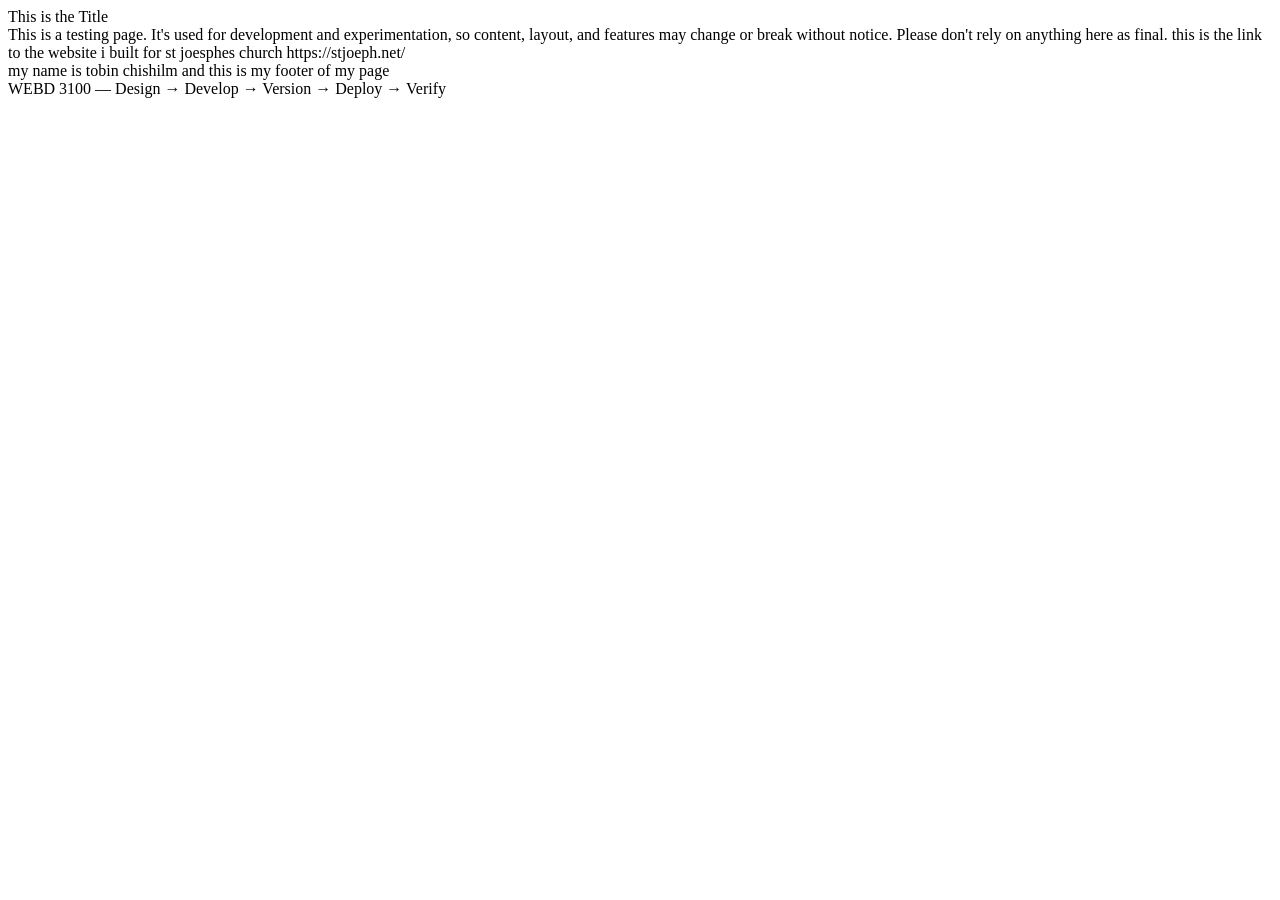
<file: index.html>
<!DOCTYPE html>
<html lang="en">
<head>
    <meta charset="UTF-8">
    <meta name="viewport" content="width=device-width, initial-scale=1.0">
    <title>This is my title</title>
</head>


<header> This is the Title </header>
        <body>This is a testing page. It's used for development and experimentation, so content, layout, and features may change or break without notice. Please don't rely on anything here as final. 

            <link> this is the link to the website i built for st joesphes church https://stjoeph.net/<link/>
            <div></div>
            <footer> my name is tobin chishilm and this is my footer of my page</footer>
            <footer> WEBD 3100 — Design → Develop → Version → Deploy → Verify</footer>
</html>
</file>
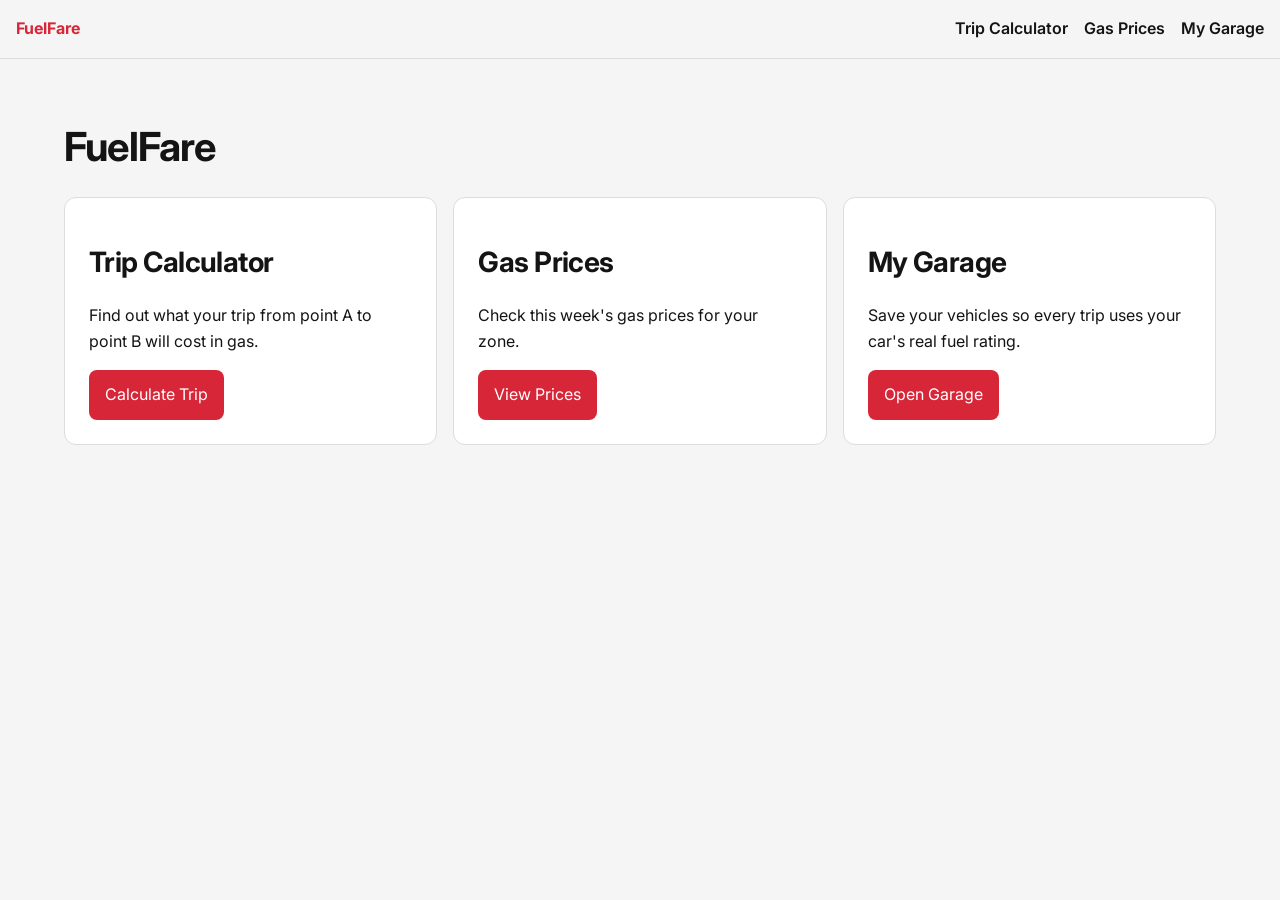
<file: web-design-project/index.html>
<!DOCTYPE html>
<html lang="en">
<head>
  <meta charset="UTF-8">
  <meta name="viewport"
        content="width=device-width, initial-scale=1">
  <title>FuelFare Colour System Demo</title>
<link rel="preconnect" href="https://fonts.googleapis.com">
<link rel="preconnect" href="https://fonts.gstatic.com" crossorigin>
<link href="https://fonts.googleapis.com/css2?family=Inter:wght@400;600;700&display=swap" rel="stylesheet">
  <link rel="stylesheet" href="css/tokens.css">
  <link rel="stylesheet" href="css/base.css">
  <link rel="stylesheet" href="css/components.css">
</head>
<body>
  <header class="site-header">
    <a class="site-brand" href="index.html">FuelFare</a>
    <nav aria-label="Main navigation">
      <a href="#">Trip Calculator</a>
      <a href="#">Gas Prices</a>
      <a href="#">My Garage</a>
    </nav>
  </header>
  <main class="page-shell">
    <h1>FuelFare</h1>
    <section class="card-grid" aria-label="Trip tools">
      <article class="card">
        <h2>Trip Calculator</h2>
        <p>Find out what your trip from point A to point B will cost in gas.</p>
        <div class="card-actions">
          <button class="button" type="button">Calculate Trip</button>
        </div>
      </article>
      <article class="card">
        <h2>Gas Prices</h2>
        <p>Check this week's gas prices for your zone.</p>
        <div class="card-actions">
          <button class="button" type="button">View Prices</button>
        </div>
      </article>
      <article class="card">
        <h2>My Garage</h2>
        <p>Save your vehicles so every trip uses your car's real fuel rating.</p>
        <div class="card-actions">
          <button class="button" type="button">Open Garage</button>
        </div>
      </article>
    </section>
  </main>
</body>
</html>
</file>
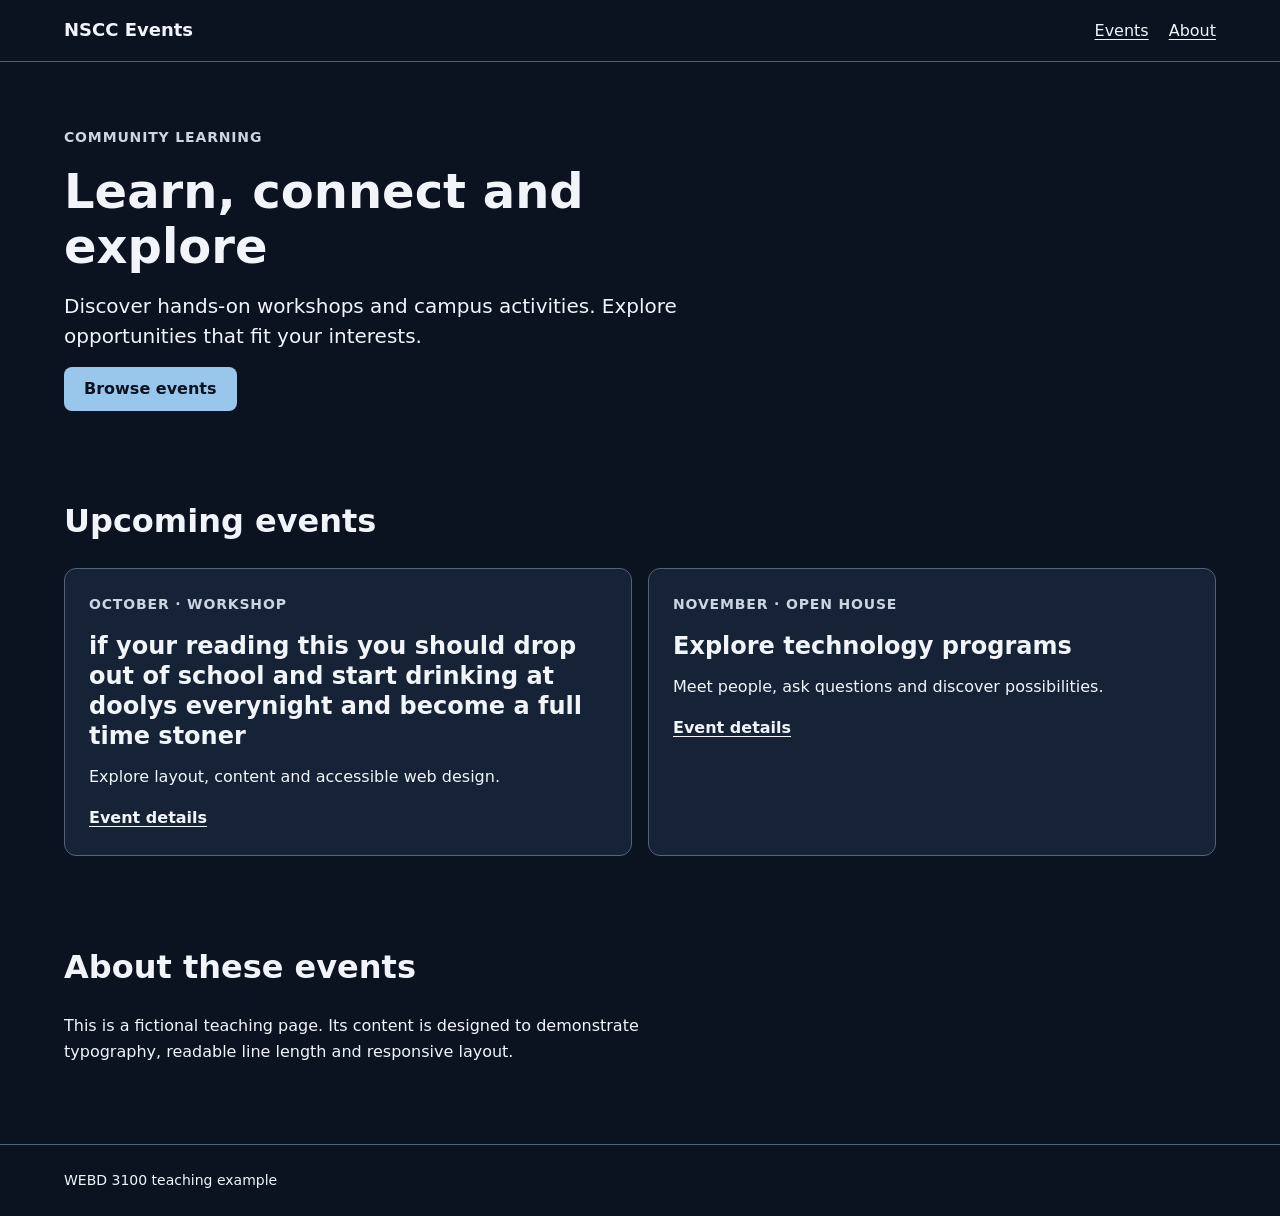
<file: workshop-03b-nscc/index.html>
<!doctype html>
<html lang="en" data-theme="dark">
<head>
  <meta charset="utf-8">
  <meta name="viewport" content="width=device-width, initial-scale=1">
  <title>NSCC Events — Typography Case Study</title>
  <link rel="stylesheet" href="css/tokens.css">
  <link rel="stylesheet" href="css/base.css">
  <link rel="stylesheet" href="css/components.css">
</head>
<body>
  <a class="skip-link" href="#main">Skip to main content</a>
  <header class="site-header">
    <div class="container header-layout">
      <a class="site-brand" href="index.html">NSCC Events</a>
      <nav aria-label="Main navigation">
        <ul class="nav-list">
          <li><a href="#events">Events</a></li>
          <li><a href="#about">About</a></li>
        </ul>
      </nav>
    </div>
  </header>
  <main id="main">
    <section class="hero container" aria-labelledby="page-title">
      <p class="eyebrow">Community learning</p>
      <h1 id="page-title">Learn, connect and explore</h1>
      <p class="lead">Discover hands-on workshops and campus activities.
        Explore opportunities that fit your interests.</p>
      <a class="button" href="#events">Browse events</a>
    </section>
    <section class="container section" id="events" aria-labelledby="events-title">
      <h2 id="events-title">Upcoming events</h2>
      <div class="event-grid">
        <article class="event-card">
          <p class="eyebrow">October · Workshop</p>
          <h3>if your reading this you should drop out of school and start drinking at doolys everynight and become a full time stoner</h3>
          <p>Explore layout, content and accessible web design.</p>
          <a href="#about">Event details</a>
        </article>
        <article class="event-card">
          <p class="eyebrow">November · Open house</p>
          <h3>Explore technology programs</h3>
          <p>Meet people, ask questions and discover possibilities.</p>
          <a href="#about">Event details</a>
        </article>
      </div>
    </section>
    <section class="container section" id="about" aria-labelledby="about-title">
      <h2 id="about-title">About these events</h2>
      <p class="body-copy">This is a fictional teaching page. Its content is designed
        to demonstrate typography, readable line length and responsive layout.</p>
    </section>
  </main>
  <footer class="site-footer"><div class="container">WEBD 3100 teaching example</div></footer>
</body>
</html>
</file>
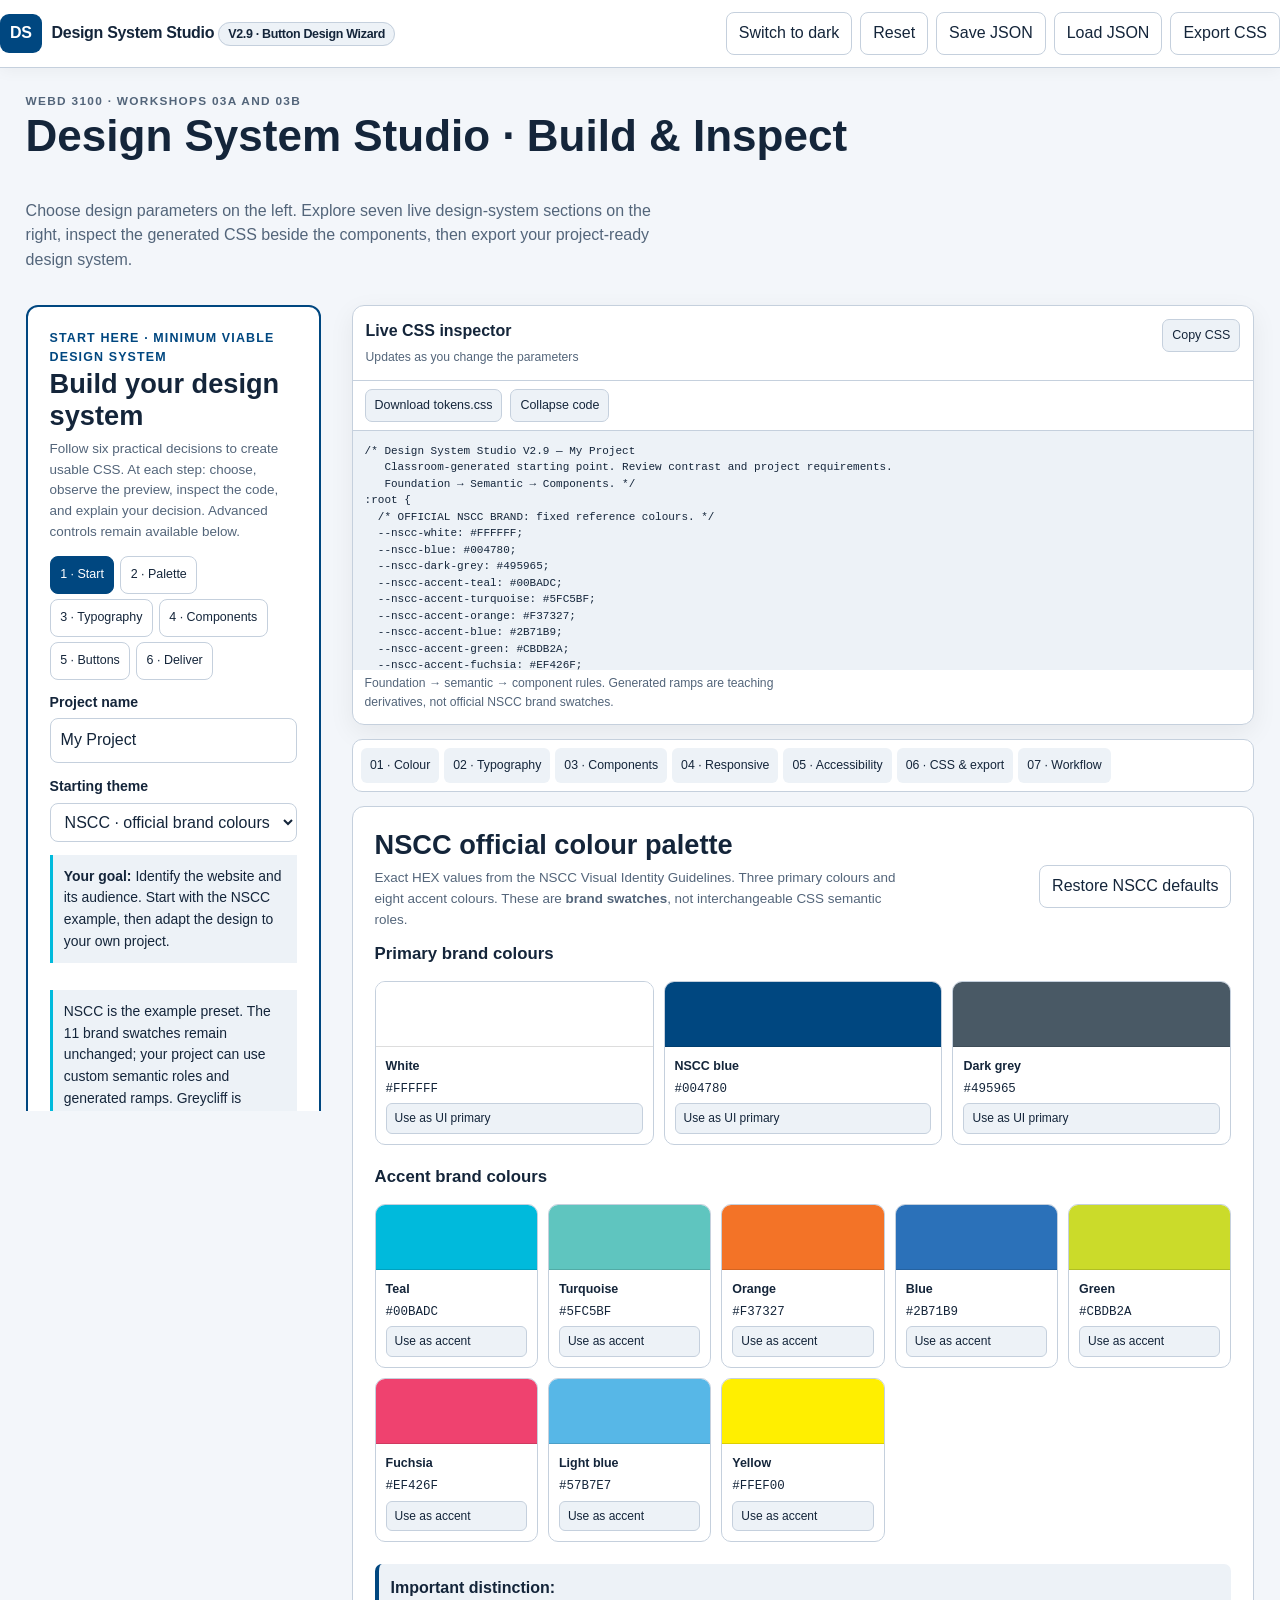
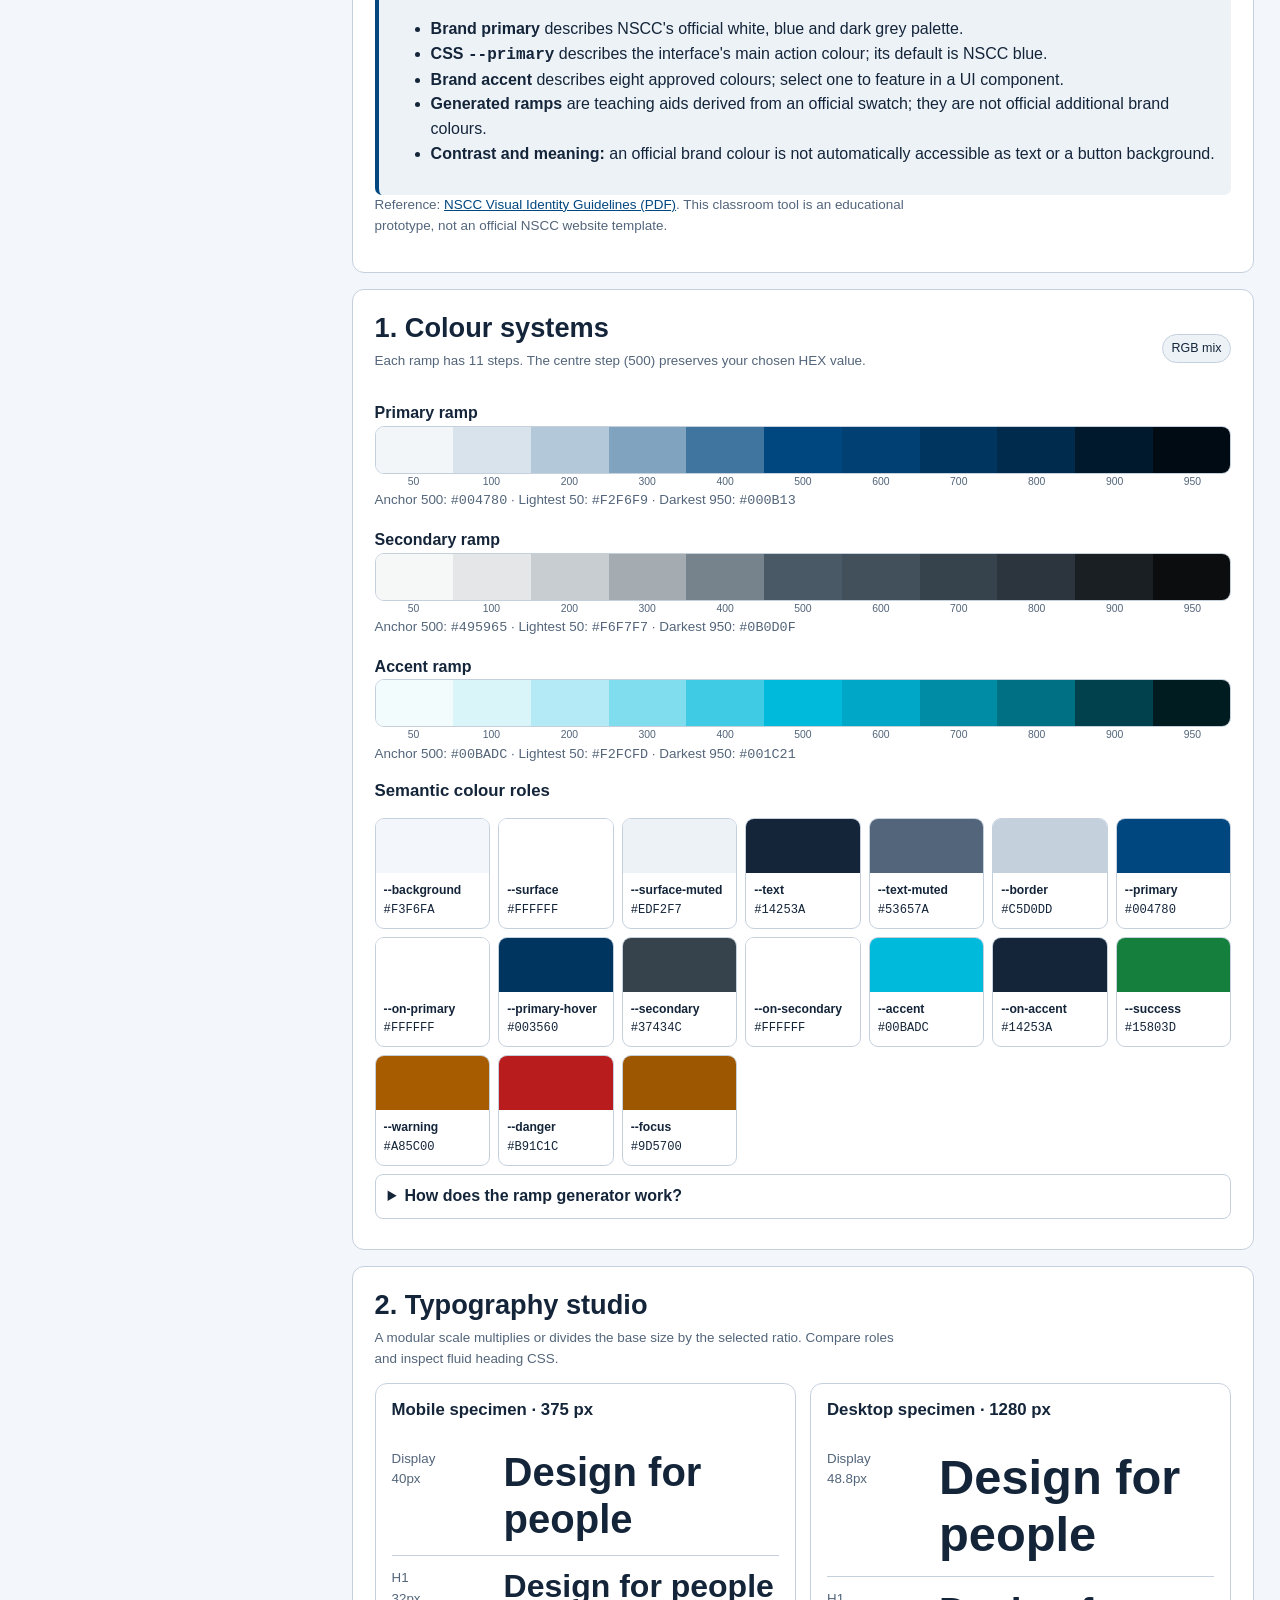
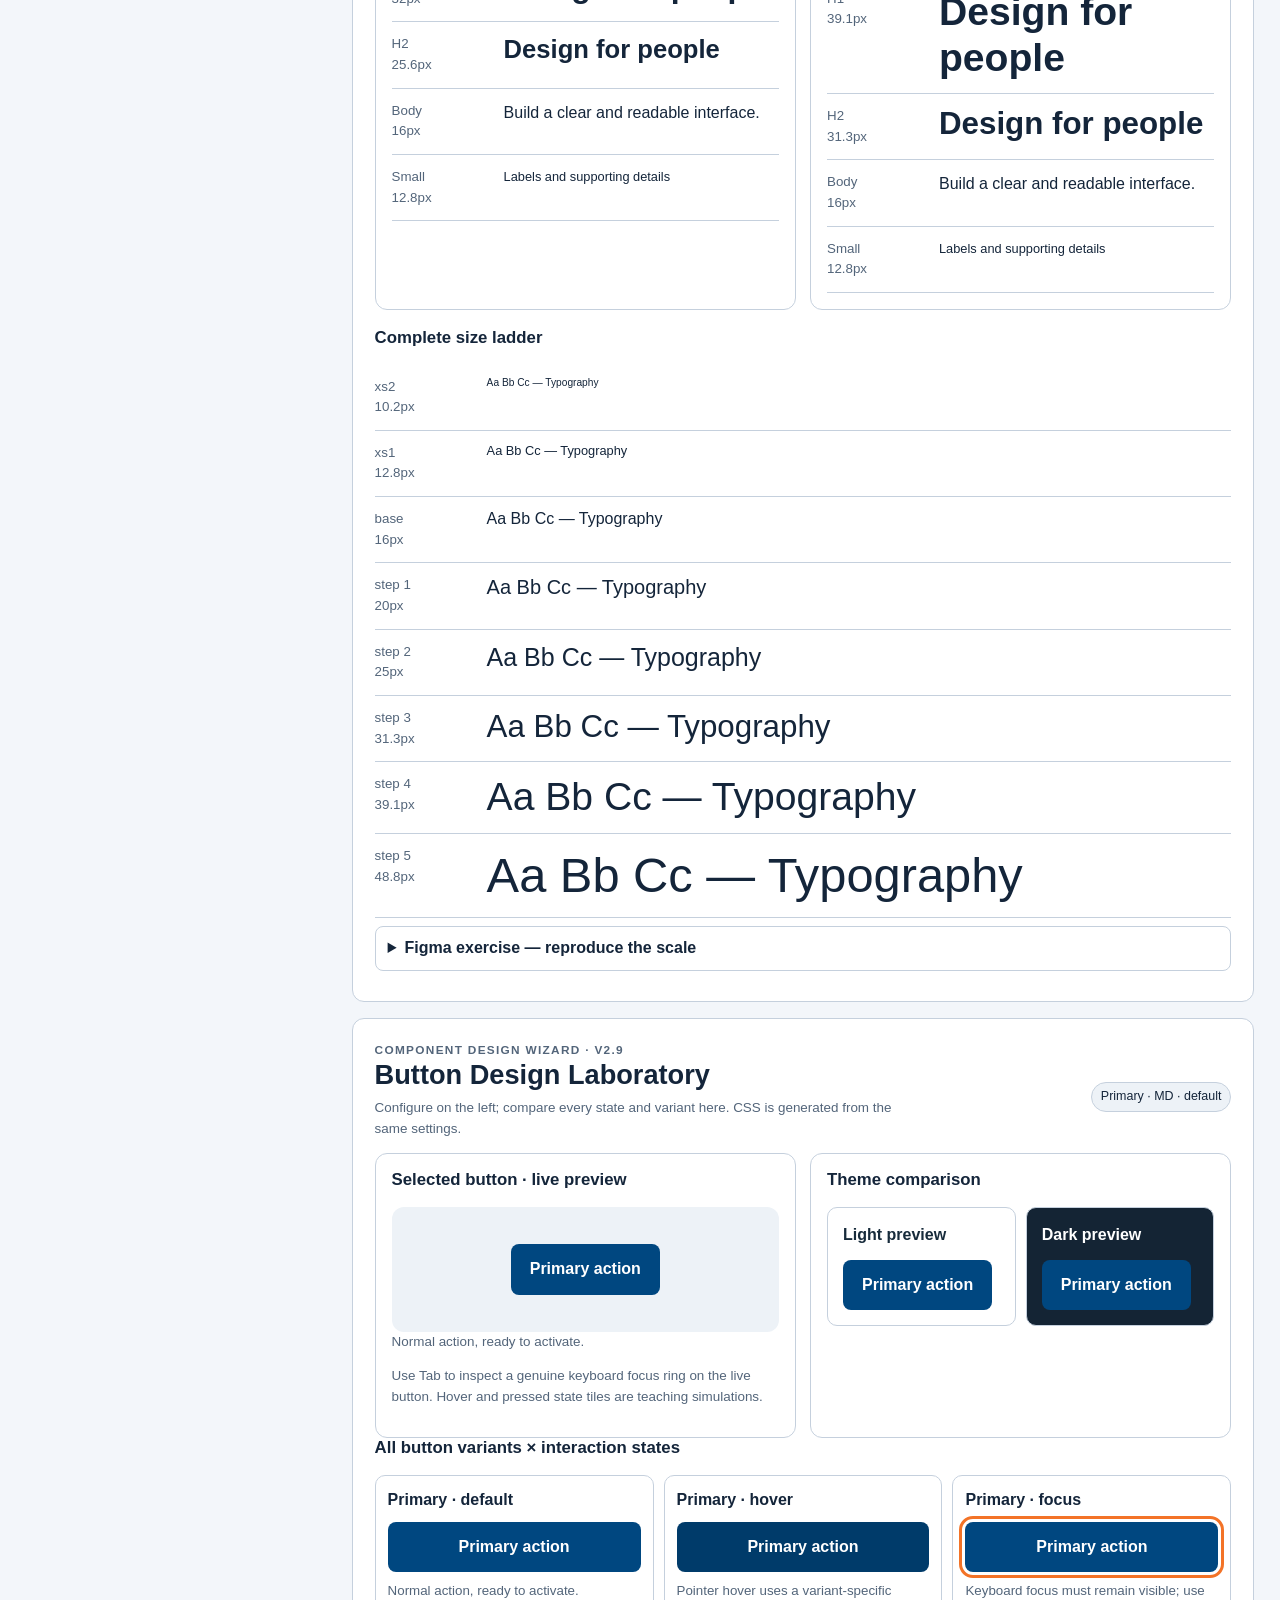
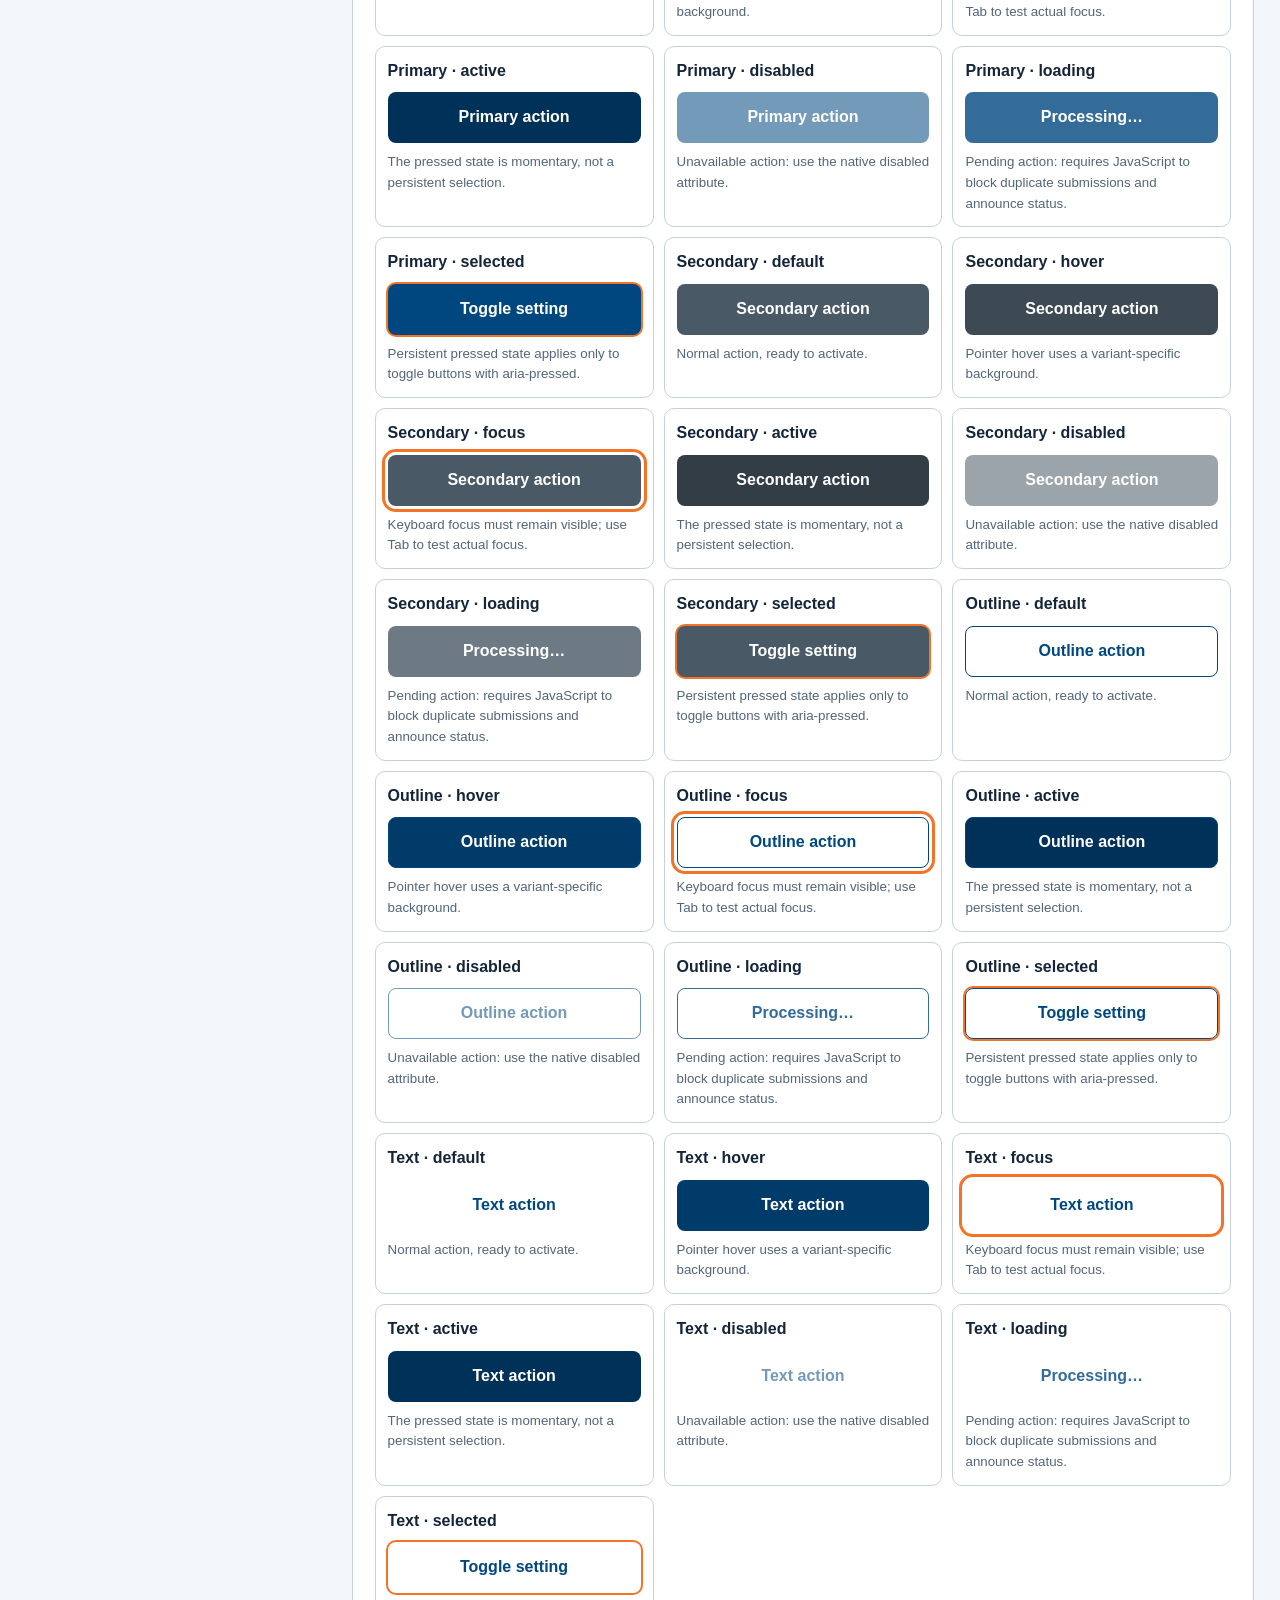
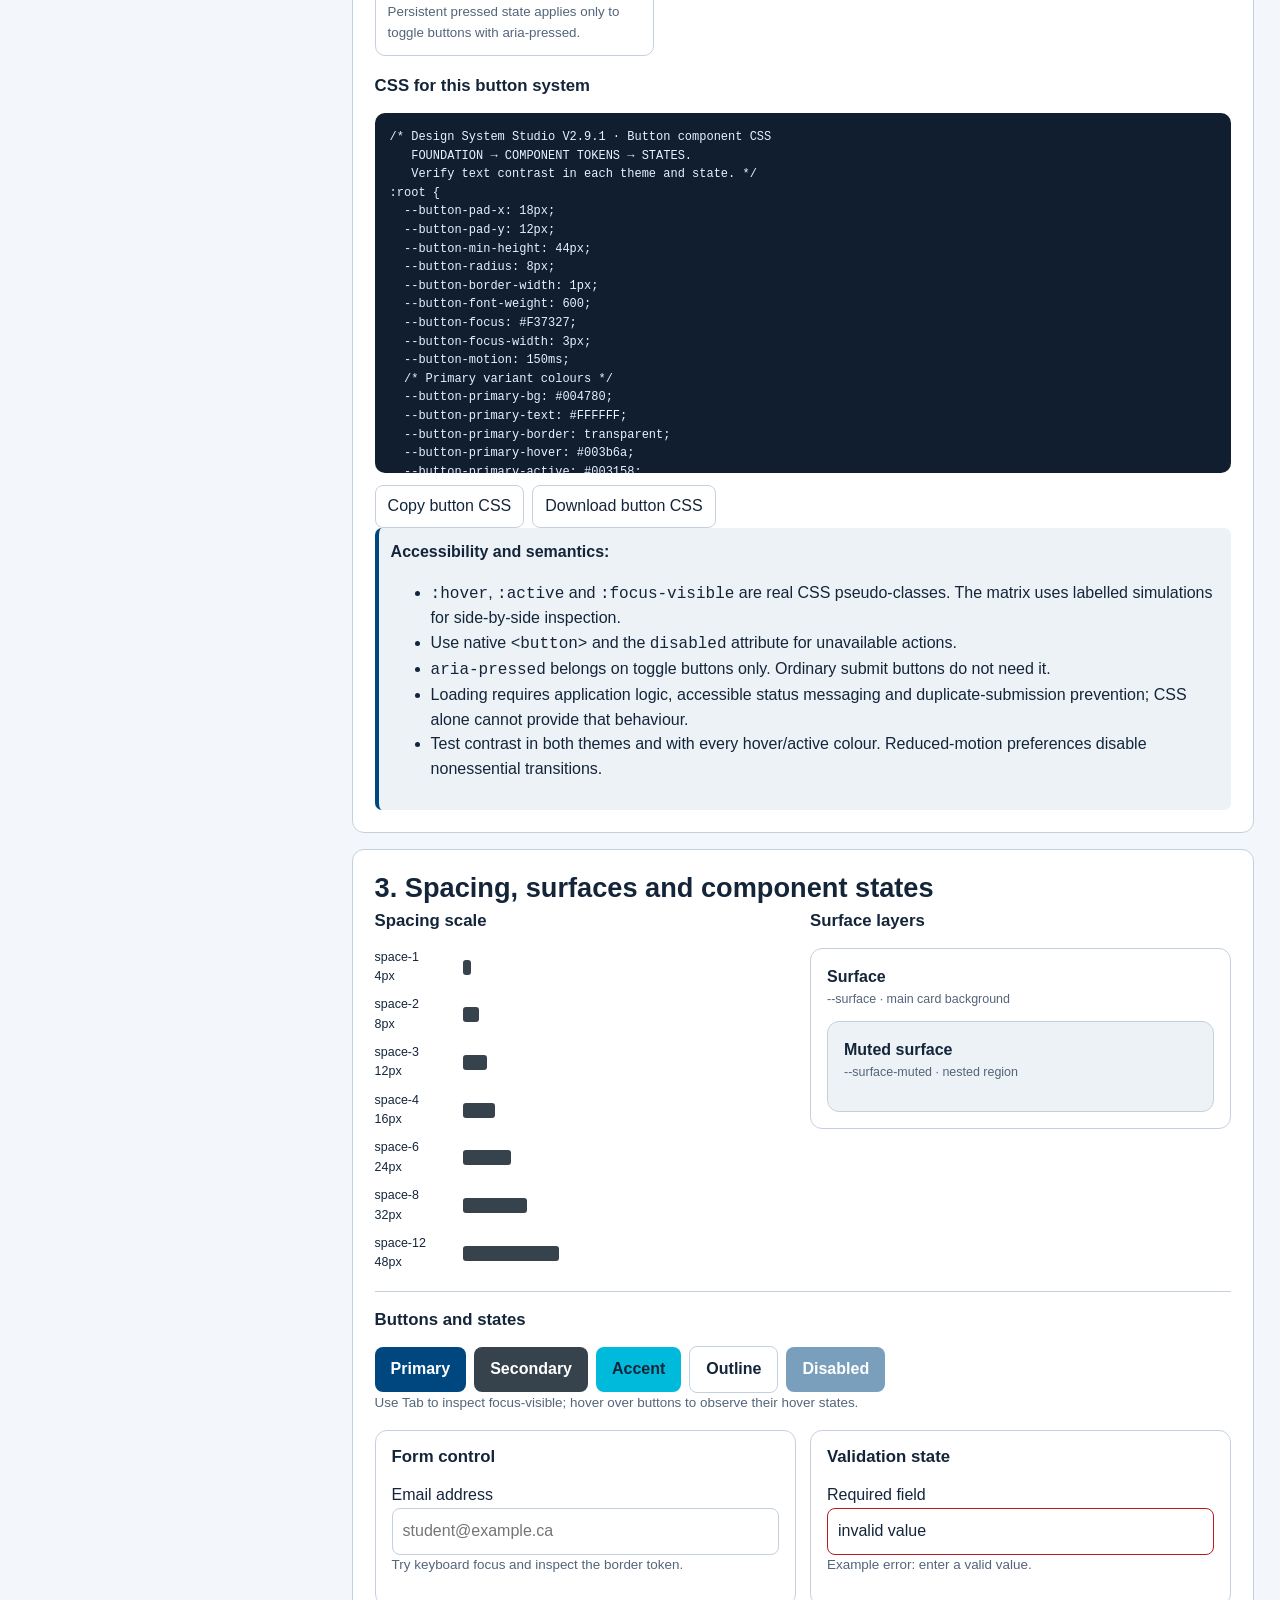
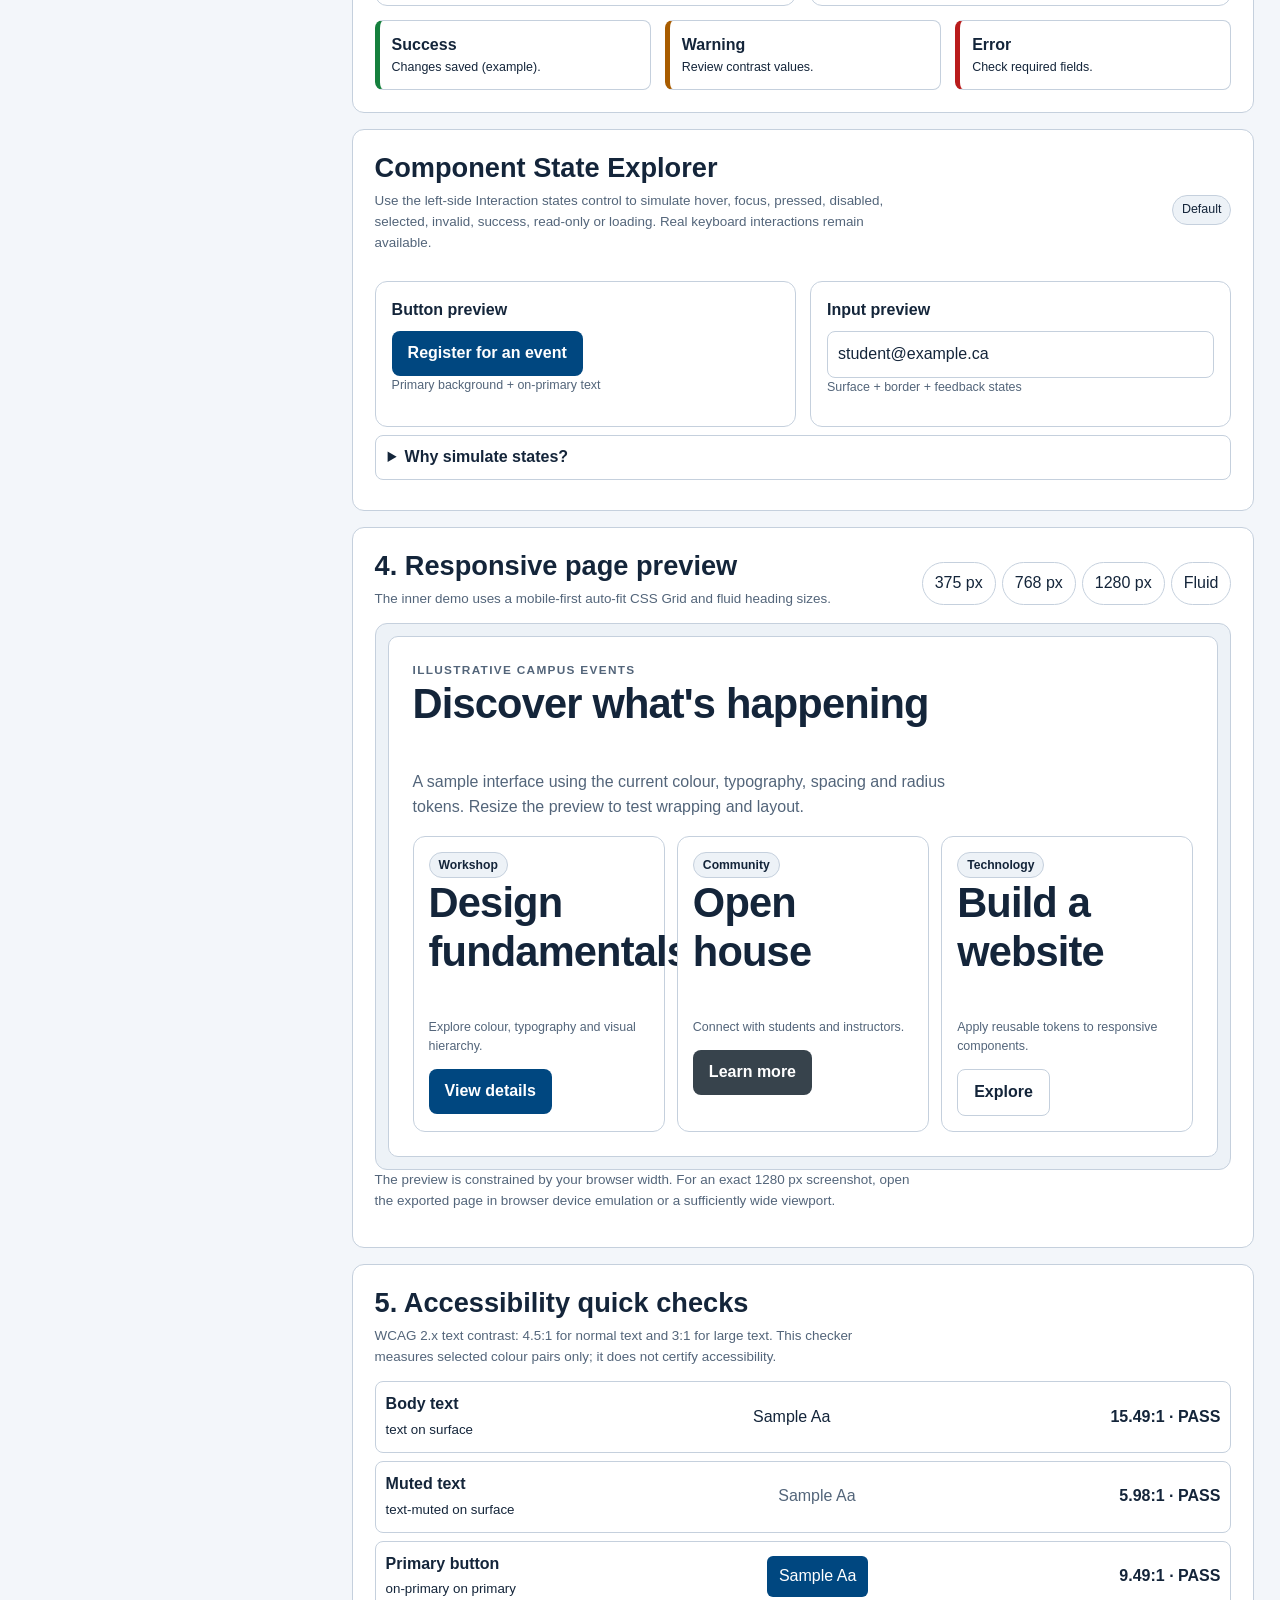
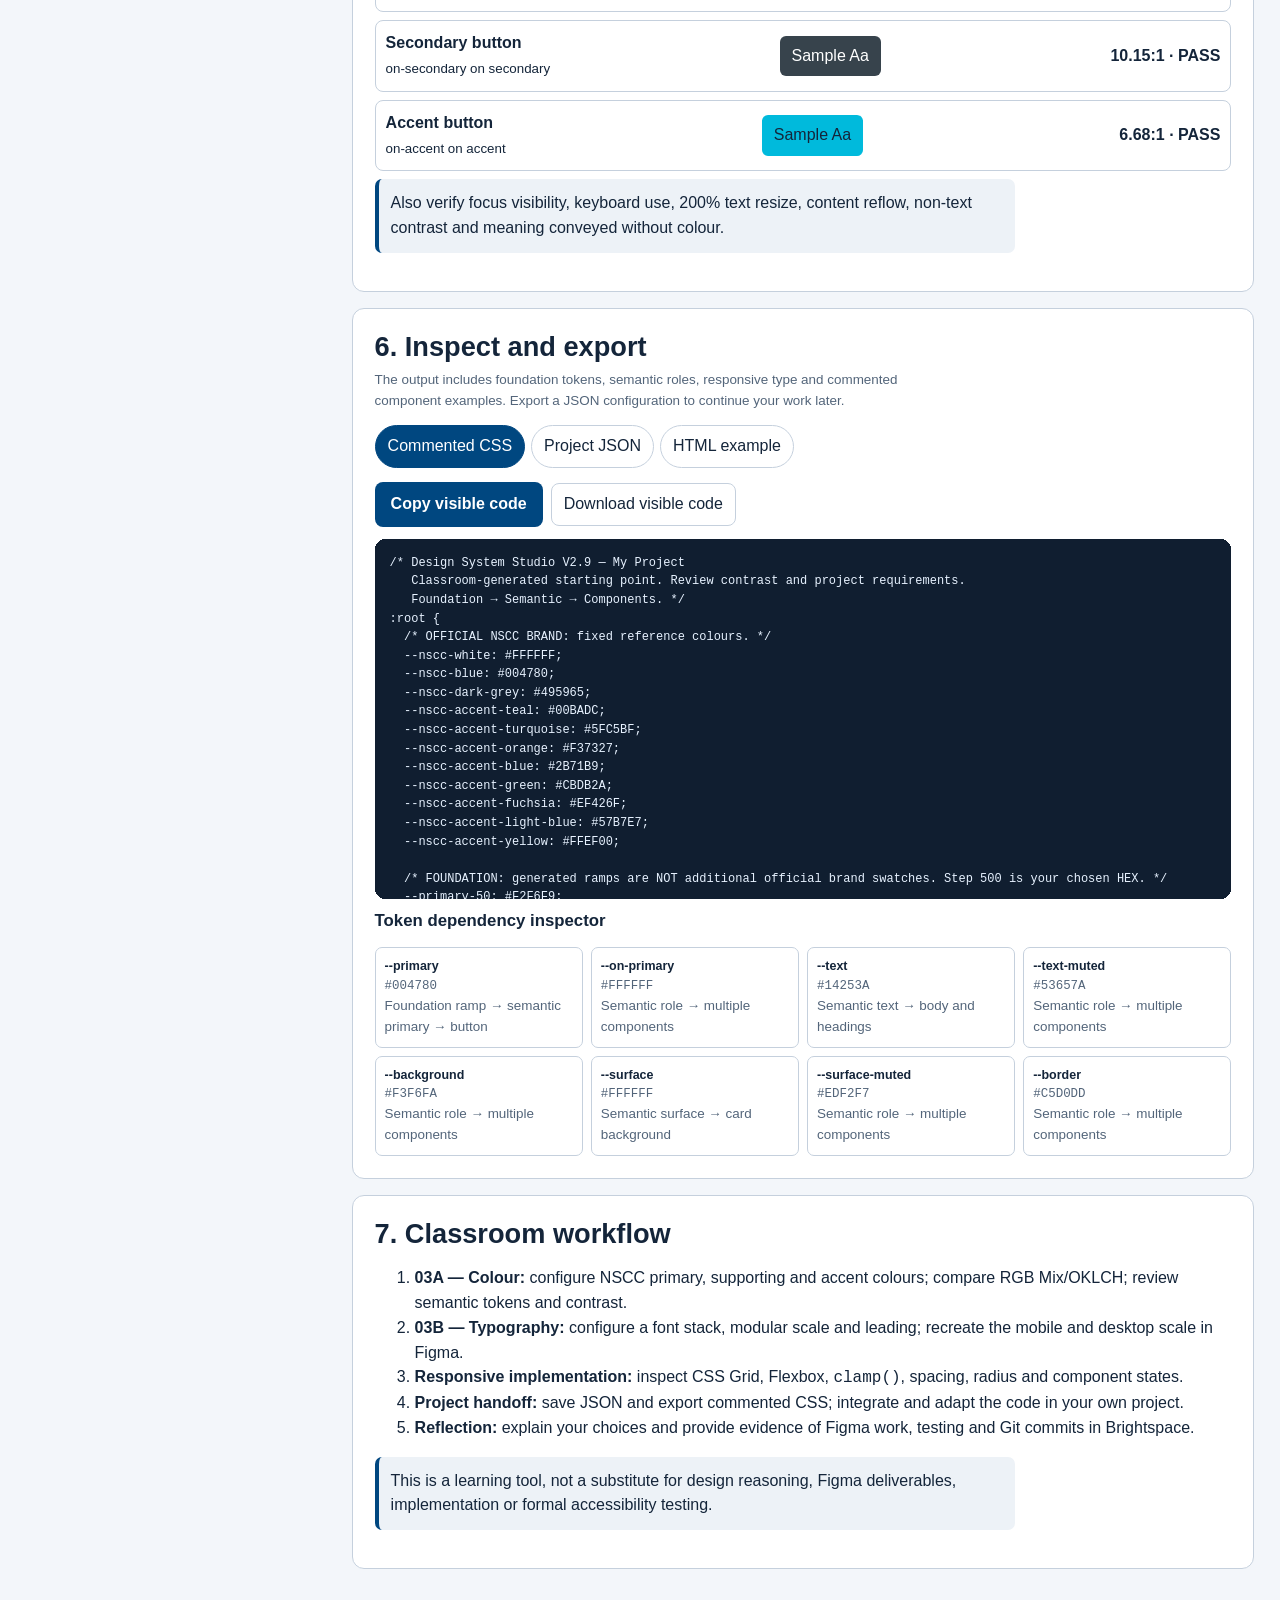
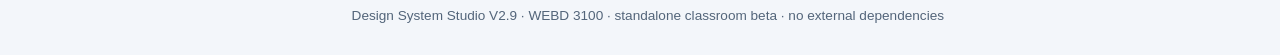
<file: design-system-studio-v2.9-fixed (1).html>
<!DOCTYPE html>

<html data-theme="light" lang="en"><head><meta charset="utf-8"/><meta content="width=device-width,initial-scale=1" name="viewport"/><meta content="light dark" name="color-scheme"/><title>Design System Studio V2.9 | Button Design Wizard</title>
<style>
/* DESIGN SYSTEM STUDIO V2 — Foundation → Semantic → Components.
   All examples are responsive, keyboard accessible where practical,
   and use locally available fonts. Greycliff is licensed; Arial is its classroom alternative. */
:root{
 /* FOUNDATION: reusable measurements */
 --font-ui:Arial,Helvetica,sans-serif;--base-size:16px;--type-ratio:1.25;--body-leading:1.55;--heading-leading:1.18;
 --space-unit:4px;--radius-base:12px;--shadow-strength:.12;
 /* SEMANTIC: component-independent design roles (edited by JavaScript) */
 --background:#f3f6fa;--surface:#ffffff;--surface-muted:#edf2f7;--text:#14253a;--text-muted:#53657a;--border:#c5d0dd;
 --primary:#004780;--on-primary:#ffffff;--primary-hover:#003765;--secondary:#495965;--on-secondary:#ffffff;--accent:#00badc;--on-accent:#261a02;
 --success:#15803d;--warning:#a85c00;--danger:#b91c1c;--focus:#9d5700;
 /* COMPONENT: individual components consume semantic values */
 --card-radius:var(--radius-base);--button-radius:calc(var(--radius-base)*.7)
}
*{box-sizing:border-box}html{scroll-behavior:smooth}body{margin:0;font-family:var(--font-ui);font-size:var(--base-size);line-height:var(--body-leading);color:var(--text);background:var(--background)}button,input,select,textarea{font:inherit}button{cursor:pointer}button:disabled{cursor:not-allowed;opacity:.52}a{color:var(--primary)}:focus-visible{outline:3px solid var(--focus);outline-offset:3px}h1,h2,h3,p{margin-top:0}h1,h2,h3{line-height:var(--heading-leading)}h1{font-size:clamp(1.65rem,1.1rem + 2.2vw,2.75rem)}h2{font-size:clamp(1.25rem,1.05rem + 1vw,1.7rem)}h3{font-size:1.05rem}p{max-width:72ch}.shell{width:min(1500px,100%);margin:auto;padding:0 clamp(12px,2vw,28px)}.topbar{position:sticky;top:0;z-index:10;background:var(--surface);border-bottom:1px solid var(--border);box-shadow:0 3px 15px #0000000b}.top-inner{display:flex;gap:12px;justify-content:space-between;align-items:center;flex-wrap:wrap;padding:12px 0}.brand{display:flex;gap:10px;align-items:center;font-weight:800;letter-spacing:-.02em}.brandmark{background:var(--primary);color:var(--on-primary);padding:7px 10px;border-radius:9px}.top-actions{display:flex;gap:8px;flex-wrap:wrap}.top-actions button,.ghost{border:1px solid var(--border);background:var(--surface);color:var(--text);border-radius:8px;padding:8px 12px}.top-actions button[aria-pressed="true"]{background:var(--primary);color:var(--on-primary)}.hero{padding:24px 0 16px}.eyebrow{text-transform:uppercase;letter-spacing:.11em;font-size:.74rem;font-weight:800;color:var(--text-muted)}.hero p{color:var(--text-muted)}.layout{display:grid;grid-template-columns:minmax(245px,310px) minmax(0,1fr);gap:18px;align-items:start}.sidebar{position:sticky;top:78px;max-height:calc(100vh - 94px);overflow:auto}.panel{background:var(--surface);border:1px solid var(--border);border-radius:var(--card-radius);padding:clamp(14px,2vw,22px);margin-bottom:16px;min-width:0}.panel h2{margin-bottom:7px}.muted,.help{color:var(--text-muted)}.help{font-size:.84rem}.section-head{display:flex;justify-content:space-between;gap:10px;align-items:center;flex-wrap:wrap}.field{display:grid;gap:5px;margin:12px 0}.field label{font-weight:700;font-size:.88rem}.field input:not([type=color]):not([type=range]),.field select,.field textarea{width:100%;min-width:0;padding:9px 10px;border:1px solid var(--border);border-radius:8px;color:var(--text);background:var(--surface)}.field input[type=range]{width:100%;accent-color:var(--primary)}.field input[type=color]{width:56px;height:38px;padding:2px;background:var(--surface);border:1px solid var(--border);border-radius:7px}.fieldline{display:flex;align-items:center;gap:10px}.fieldline output{font:700 .8rem ui-monospace,monospace;min-width:55px}.tabs{display:flex;gap:6px;flex-wrap:wrap;margin:8px 0 14px}.tab{border:1px solid var(--border);border-radius:999px;background:var(--surface);color:var(--text);padding:8px 12px}.tab[aria-selected=true]{background:var(--primary);color:var(--on-primary);border-color:var(--primary)}.swatch-grid{display:grid;grid-template-columns:repeat(auto-fit,minmax(112px,1fr));gap:8px}.swatch{min-width:0;border:1px solid var(--border);border-radius:9px;overflow:hidden;background:var(--surface)}.swatch .paint{height:54px}.swatch .swatch-text{padding:8px;font-size:.76rem;overflow-wrap:anywhere}.swatch strong{display:block}.ramp-group{margin:16px 0}.ramp{display:grid;grid-template-columns:repeat(11,minmax(0,1fr));border-radius:9px;overflow:hidden;border:1px solid var(--border)}.ramp-cell{height:46px;min-width:0}.ramp-labels{display:grid;grid-template-columns:repeat(11,minmax(0,1fr));font-size:.65rem;text-align:center;color:var(--text-muted)}.grid2{display:grid;grid-template-columns:repeat(2,minmax(0,1fr));gap:14px}.grid3{display:grid;grid-template-columns:repeat(3,minmax(0,1fr));gap:14px}.component{padding:16px;background:var(--surface);border:1px solid var(--border);border-radius:var(--card-radius)}.component.muted-surface{background:var(--surface-muted)}.demo-btn{border:0;background:var(--primary);color:var(--on-primary);padding:10px 16px;border-radius:var(--button-radius);font-weight:700}.demo-btn:hover:not(:disabled){background:var(--primary-hover)}.demo-btn.secondary{background:var(--secondary);color:var(--on-secondary)}.demo-btn.outline{border:1px solid var(--border);color:var(--text);background:transparent}.demo-btn.accent{background:var(--accent);color:var(--on-accent)}.button-row{display:flex;flex-wrap:wrap;gap:8px;align-items:center}.badge{display:inline-flex;border-radius:999px;padding:3px 9px;font-size:.76rem;font-weight:700;background:var(--surface-muted);border:1px solid var(--border)}.alert{padding:12px;border:1px solid var(--border);border-left:5px solid var(--success);border-radius:8px;background:var(--surface)}.alert.warn{border-left-color:var(--warning)}.alert.error{border-left-color:var(--danger)}.demo-input{width:100%;padding:10px;border:1px solid var(--border);border-radius:8px;background:var(--surface);color:var(--text)}.demo-input[aria-invalid=true]{border-color:var(--danger)}.type-row{display:grid;grid-template-columns:100px minmax(0,1fr);gap:12px;padding:12px 0;border-bottom:1px solid var(--border)}.type-row .sample{overflow-wrap:anywhere}.type-row small{color:var(--text-muted)}.preview-shell{border:1px solid var(--border);background:var(--surface-muted);border-radius:12px;padding:12px;overflow:auto}.preview-frame{width:100%;max-width:100%;margin:auto;background:var(--surface);border:1px solid var(--border);border-radius:10px;padding:clamp(12px,2vw,24px);transition:width .2s;overflow:hidden}.preview-frame[data-width="mobile"]{width:375px}.preview-frame[data-width="tablet"]{width:768px}.preview-frame[data-width="desktop"]{width:1280px}.preview-frame h3{font-size:clamp(1.5rem,1rem + 2vw,2.7rem)}.preview-grid{display:grid;grid-template-columns:repeat(auto-fit,minmax(min(100%,210px),1fr));gap:12px}.preview-card{padding:15px;border:1px solid var(--border);border-radius:var(--card-radius);background:var(--surface)}.code{font:12px/1.55 Consolas,'Liberation Mono',monospace;background:#101e30;color:#e7f2ff;border-radius:10px;padding:15px;overflow:auto;max-height:360px;white-space:pre}.mini{font-size:.78rem}.note{padding:12px;border-left:4px solid var(--primary);background:var(--surface-muted);border-radius:7px}.contrast{display:flex;justify-content:space-between;gap:10px;align-items:center;border:1px solid var(--border);border-radius:8px;padding:10px;margin:8px 0;flex-wrap:wrap}.status{font-size:.82rem;min-height:1.4em;color:var(--text-muted)}.footer{padding:20px 0 40px;color:var(--text-muted);font-size:.85rem}.hide{display:none!important}hr{border:0;border-top:1px solid var(--border);margin:18px 0}details{border:1px solid var(--border);border-radius:8px;padding:9px 12px;margin:8px 0}summary{font-weight:700;cursor:pointer}.token-list{display:grid;grid-template-columns:repeat(auto-fit,minmax(190px,1fr));gap:8px}.token-item{padding:9px;border:1px solid var(--border);border-radius:7px;font-size:.78rem;overflow-wrap:anywhere}.token-item code{display:block;color:var(--text-muted)}.spacer-bars{display:flex;flex-direction:column;gap:9px}.space-row{display:flex;align-items:center;gap:10px;font-size:.78rem}.space-row span{width:78px}.space-row i{display:block;height:15px;background:var(--secondary);border-radius:3px}.pill{border-radius:999px;padding:4px 9px;background:var(--surface-muted);border:1px solid var(--border);font-size:.78rem}.visually-hidden{position:absolute;width:1px;height:1px;padding:0;margin:-1px;overflow:hidden;clip:rect(0,0,0,0);white-space:nowrap;border:0}
@media(max-width:900px){.layout{grid-template-columns:1fr}.sidebar{position:static;max-height:none}.grid3{grid-template-columns:repeat(2,minmax(0,1fr))}}
@media(max-width:580px){.grid2,.grid3{grid-template-columns:1fr}.type-row{grid-template-columns:1fr}.top-inner{align-items:flex-start}.hero{padding-top:16px}.ramp-cell{height:34px}.ramp-labels{font-size:.52rem}}
@media(prefers-reduced-motion:reduce){*,*:before,*:after{scroll-behavior:auto!important;transition:none!important}}
/* OFFICIAL BRAND SWATCHES: fixed values, separate from generated semantic roles. */
.brand-grid{display:grid;grid-template-columns:repeat(auto-fit,minmax(min(100%,155px),1fr));gap:10px;margin:12px 0 22px}
.brand-swatch{border:1px solid var(--border);border-radius:10px;overflow:hidden;background:var(--surface)}
.brand-swatch-color{height:65px;border-bottom:1px solid #0002}
.brand-swatch-info{padding:10px;display:grid;gap:4px;font-size:.78rem}
.brand-swatch-info code{font-size:.78rem}
.brand-swatch button{border:1px solid var(--border);border-radius:6px;background:var(--surface-muted);color:var(--text);padding:5px 8px;font-size:.75rem;text-align:left}
.brand-swatch button:hover{border-color:var(--primary)}

/* V2.6: Scalable parameter groups and live component-state laboratory. */
.layout{grid-template-columns:minmax(300px,365px) minmax(0,1fr)}
.sidebar{scrollbar-gutter:stable}.studio-controls details{margin:8px 0;padding:0;overflow:hidden}.studio-controls summary{padding:12px;background:var(--surface-muted);list-style:none;display:flex;justify-content:space-between;align-items:center}.studio-controls summary::after{content:'+';font-size:1.3rem}.studio-controls details[open] summary::after{content:'−'}.studio-controls .group-body{padding:4px 13px 12px}.studio-controls .field{margin:10px 0}.studio-controls input[type=checkbox]{accent-color:var(--primary);width:18px;height:18px}.studio-controls .checkrow{display:flex;align-items:center;gap:8px;margin:10px 0}.studio-controls .control-hint{font-size:.78rem;color:var(--text-muted)}.studio-controls .group-label{font-size:.76rem;text-transform:uppercase;letter-spacing:.07em;color:var(--text-muted);margin:12px 0 5px;font-weight:800}.state-sandbox{display:grid;gap:14px;grid-template-columns:repeat(auto-fit,minmax(min(100%,240px),1fr));margin-top:14px}.state-tile{border:1px solid var(--border);border-radius:var(--card-radius);padding:16px;background:var(--surface);box-shadow:var(--shadow-demo,none)}.state-tile label{display:block;margin-bottom:8px;font-weight:700}.state-tile .demo-btn{min-height:var(--control-height,42px);border-radius:var(--button-radius);border-width:var(--border-width-demo,1px);transition:background .15s,transform .15s}.state-tile .demo-input{min-height:var(--control-height,42px);border-width:var(--border-width-demo,1px)}.state-tile[data-state=hover] .demo-btn{background:var(--primary-hover)}.state-tile[data-state=focus] .demo-btn{outline:var(--focus-width-demo,3px) solid var(--focus);outline-offset:3px}.state-tile[data-state=active] .demo-btn{transform:translateY(2px);filter:brightness(.86)}.state-tile[data-state=disabled] .demo-btn,.state-tile[data-state=loading] .demo-btn{opacity:.55;cursor:not-allowed}.state-tile[data-state=selected]{border-color:var(--primary);box-shadow:0 0 0 2px var(--primary)}.state-tile[data-state=invalid] .demo-input{border-color:var(--danger);outline:1px solid var(--danger)}.state-tile[data-state=success] .demo-input{border-color:var(--success);outline:1px solid var(--success)}.state-tile[data-state=readonly] .demo-input{background:var(--surface-muted)}.state-tile[data-state=loading] .demo-btn::after{content:'  ◌'}.state-tile[data-state=focus] .demo-input{outline:var(--focus-width-demo,3px) solid var(--focus);outline-offset:2px}.state-label{font-size:.78rem;color:var(--text-muted)}.studio-controls output{font-size:.78rem;min-width:45px}.studio-controls input[type=range]{width:100%}.studio-controls .inline-range{display:flex;align-items:center;gap:8px}.studio-controls .inline-range output{font-family:monospace}.studio-controls .palette-line{display:flex;align-items:center;gap:10px}.studio-controls .palette-line input[type=color]{width:55px;height:35px}.preview-frame{font-size:var(--preview-font-size,inherit)}.preview-card,.component{box-shadow:var(--shadow-demo,none);border-width:var(--border-width-demo,1px)}.demo-btn{min-height:var(--control-height,42px)}.demo-input{min-height:var(--control-height,42px)}
@media(max-width:900px){.layout{grid-template-columns:1fr}.sidebar{max-height:none}}

.readiness-checks{display:grid;gap:.65rem;margin:.75rem 0}.readiness-checks label{display:flex;gap:.55rem;align-items:flex-start;line-height:1.45;font-size:.9rem}.readiness-checks input{margin-top:.25rem;flex:none}.journey-tip strong{font-weight:750}
</style><style>
/* V2.5: parameters remain on the left, live examples and CSS remain visible on the right. */
.layout{display:grid;grid-template-columns:minmax(255px,310px) minmax(0,1fr);align-items:start;gap:16px}
.studio-right{min-width:0;display:grid;grid-template-columns:minmax(0,1fr) minmax(280px,34%);gap:14px;align-items:start}
.studio-right #main{min-width:0}
.studio-code-dock{position:sticky;top:76px;max-height:calc(100vh - 90px);display:flex;flex-direction:column;min-width:0;border:1px solid var(--border);border-radius:var(--radius-base);background:var(--surface);overflow:hidden;box-shadow:0 8px 26px #00000010}
.studio-dock-header{padding:13px;display:flex;align-items:start;justify-content:space-between;gap:8px;border-bottom:1px solid var(--border)}
.studio-dock-header p,.studio-dock-note{font-size:.76rem;color:var(--text-muted);margin:4px 0 0}
.studio-dock-header button,.studio-dock-actions button{font-size:.78rem;padding:6px 9px;border:1px solid var(--border);background:var(--surface-muted);color:var(--text);border-radius:7px;cursor:pointer}
.studio-dock-actions{display:flex;gap:8px;flex-wrap:wrap;padding:8px 12px;border-bottom:1px solid var(--border)}
#dockCss{margin:0;overflow:auto;flex:1;min-height:190px;padding:12px;font-size:11px;line-height:1.5;white-space:pre;tab-size:2;background:var(--surface-muted);color:var(--text)}
.studio-dock-note{padding:0 12px 12px}
.studio-code-dock.is-collapsed #dockCss{display:none}.studio-code-dock.is-collapsed{max-height:none}
.studio-section-nav{position:sticky;top:58px;z-index:4;background:var(--surface);border:1px solid var(--border);border-radius:10px;padding:8px;display:flex;gap:5px;overflow-x:auto;margin-bottom:14px}
.studio-section-nav a{font-size:.77rem;text-decoration:none;white-space:nowrap;border-radius:6px;padding:8px 9px;color:var(--text);background:var(--surface-muted)}
.studio-section-nav a:hover,.studio-section-nav a:focus-visible{background:var(--primary);color:var(--on-primary)}
#main>section{scroll-margin-top:125px}
@media(max-width:1500px){.studio-right{grid-template-columns:minmax(0,1fr)}.studio-code-dock{position:relative;top:auto;max-height:420px;grid-row:1}.studio-section-nav{top:0}}
@media(max-width:900px){.layout{grid-template-columns:1fr}.studio-right{grid-template-columns:1fr}.studio-code-dock{max-height:370px}.sidebar{position:static}}
@media(max-width:580px){.studio-dock-header{flex-wrap:wrap}.studio-section-nav{position:static}}
</style><style>
/* V2.7: guided journey, progressive disclosure and local project library. */
.studio-journey{border:2px solid var(--primary,#004780);background:var(--surface,#fff)}
.journey-kicker{font-size:.78rem;font-weight:800;letter-spacing:.09em;text-transform:uppercase;color:var(--primary,#004780)}
.journey-steps{display:flex;flex-wrap:wrap;gap:.35rem;margin:.75rem 0}
.journey-steps button{font-size:.78rem;padding:.5rem .6rem;border:1px solid var(--border,#ccd);border-radius:.5rem;background:var(--surface,#fff);color:var(--text,#222);cursor:pointer}
.journey-steps button[aria-current=step]{background:var(--primary,#004780);color:var(--on-primary,#fff);border-color:var(--primary,#004780)}
.journey-steps button.is-complete:not([aria-current])::after{content:' ✓';font-weight:bold}
.journey-pane[hidden]{display:none!important}.journey-pane{display:grid;gap:.8rem}
.journey-pane .field{margin:0}.journey-actions{display:flex;gap:.5rem;justify-content:space-between;margin-top:1rem;flex-wrap:wrap}
.journey-actions button,.local-actions button{padding:.55rem .8rem;cursor:pointer}
.journey-tip{padding:.7rem;border-left:3px solid var(--accent,#00badc);background:var(--surface-muted,#f1f5f9);font-size:.87rem}
.journey-status{font-size:.8rem;color:var(--text-muted,#475569);margin-top:.5rem}
.local-projects{margin-top:1rem}.local-actions{display:flex;flex-wrap:wrap;gap:.4rem;margin-top:.5rem}
.local-projects select{width:100%}.local-projects .field{margin-top:.6rem}
.studio-legacy{margin-top:.75rem}.studio-legacy>summary{font-weight:700;cursor:pointer;padding:.65rem;border:1px solid var(--border,#ccd);border-radius:.5rem}
.studio-legacy>.panel{margin-top:.6rem}
.journey-mini{font-size:.82rem;display:flex;flex-wrap:wrap;gap:.45rem}.journey-mini span{padding:.25rem .45rem;border:1px solid var(--border,#ccd);border-radius:.4rem}
@media(max-width:720px){.journey-steps{display:grid;grid-template-columns:repeat(3,minmax(0,1fr))}.journey-steps button{min-width:0}}
</style><style>
/* V2.9: responsive, token-driven button component editor */
.bd-single{display:flex;align-items:center;justify-content:center;min-height:125px;padding:18px;background:var(--surface-muted);border-radius:12px}
.bd-theme-grid{display:grid;grid-template-columns:repeat(2,minmax(0,1fr));gap:10px}
.bd-theme-card{border:1px solid var(--border);border-radius:10px;padding:15px;display:grid;gap:12px;justify-items:start}
.bd-theme-card[data-mode=light]{background:#fff;color:#172b3b}.bd-theme-card[data-mode=dark]{background:#142434;color:#fff}
.bd-matrix{display:grid;grid-template-columns:repeat(auto-fit,minmax(min(100%,225px),1fr));gap:10px;margin:12px 0 20px}
.bd-cell{border:1px solid var(--border);border-radius:10px;background:var(--surface);padding:12px;display:grid;gap:9px;align-content:start;min-width:0}
.bd-cell small{color:var(--text-muted)}.bd-cell code{font-size:.73rem;overflow-wrap:anywhere}
.bd-button{display:inline-flex;justify-content:center;align-items:center;gap:.5em;max-width:100%;text-align:center;cursor:pointer;white-space:normal;transition:background-color var(--bd-motion,150ms),border-color var(--bd-motion,150ms);font-family:inherit}
.bd-button:focus-visible{outline:var(--bd-focus-width,3px) solid var(--bd-focus,#f37327);outline-offset:3px}
.bd-button:disabled{cursor:not-allowed;opacity:.55}.bd-button[aria-busy=true]{cursor:progress}
.bd-button[data-sim=focus]{outline:var(--bd-focus-width,3px) solid var(--bd-focus,#f37327);outline-offset:3px}
.bd-button[data-sim=disabled]{opacity:.55}.bd-button[data-sim=loading]{opacity:.8;cursor:progress}
.bd-button[data-sim=selected]{box-shadow:0 0 0 2px var(--bd-focus,#f37327)}
/* FIX: hover/active simulations already use the exact hover/active colours inline.
   The old brightness() filter darkened them a second time, so the preview did not match the exported CSS. */
@media(max-width:600px){.bd-theme-grid{grid-template-columns:1fr}}
@media(prefers-reduced-motion:reduce){.bd-button{transition:none!important}}
</style></head><body>
<header class="topbar"><div class="shell top-inner"><div class="brand"><span class="brandmark">DS</span><span>Design System Studio <small class="pill">V2.9 · Button Design Wizard</small></span></div><div class="top-actions"><button id="themeToggle" type="button">Switch to dark</button><button id="resetBtn" type="button">Reset</button><button id="saveBtn" type="button">Save JSON</button><button id="loadBtn" type="button">Load JSON</button><input accept=".json,application/json" class="visually-hidden" id="loadFile" type="file"/><button id="cssBtn" type="button">Export CSS</button></div></div></header>
<div class="shell"><section class="hero"><div class="eyebrow">WEBD 3100 · Workshops 03A and 03B</div><h1>Design System Studio · Build &amp; Inspect</h1><p>Choose design parameters on the left. Explore seven live design-system sections on the right, inspect the generated CSS beside the components, then export your project-ready design system.</p></section>
<div class="layout"><aside aria-label="Design system controls" class="sidebar">
<section aria-labelledby="journeyTitle" class="panel studio-journey">
<div class="journey-kicker">Start here · Minimum viable design system</div>
<h2 id="journeyTitle">Build your design system</h2>
<p class="help">Follow six practical decisions to create usable CSS. At each step: choose, observe the preview, inspect the code, and explain your decision. Advanced controls remain available below.</p>
<div aria-label="Builder steps" class="journey-steps" role="group">
<button data-journey-step="0" type="button">1 · Start</button>
<button data-journey-step="1" type="button">2 · Palette</button>
<button data-journey-step="2" type="button">3 · Typography</button>
<button data-journey-step="3" type="button">4 · Components</button>
<button data-journey-step="4" type="button">5 · Buttons</button>
<button data-journey-step="5" type="button">6 · Deliver</button>
</div>
<div class="journey-pane" data-journey-pane="0">
<div class="field"><label for="jProject">Project name</label><input id="jProject" maxlength="90" value="My Project"/></div>
<div class="field"><label for="jPreset">Starting theme</label><select id="jPreset"><option value="nscc">NSCC · official brand colours</option><option value="custom">Custom · start from NSCC and edit</option></select></div>
<p class="journey-tip"><strong>Your goal:</strong> Identify the website and its audience. Start with the NSCC example, then adapt the design to your own project.</p><p class="journey-tip">NSCC is the example preset. The 11 brand swatches remain unchanged; your project can use custom semantic roles and generated ramps. Greycliff is licensed, so Arial is the default alternative.</p>
</div>
<div class="journey-pane" data-journey-pane="1" hidden="">
<div class="field"><label for="jPrimary">Primary UI colour</label><div class="fieldline"><input id="jPrimary" type="color" value="#004780"/><output id="jPrimaryOut">#004780</output></div></div>
<div class="field"><label for="jSecondary">Supporting colour</label><div class="fieldline"><input id="jSecondary" type="color" value="#495965"/><output id="jSecondaryOut">#495965</output></div></div>
<div class="field"><label for="jAccent">Accent colour</label><div class="fieldline"><input id="jAccent" type="color" value="#00badc"/><output id="jAccentOut">#00BADC</output></div></div>
<div class="field"><label for="jRamp">Ramp method</label><select id="jRamp"><option value="mix">RGB mix</option><option value="oklch">OKLCH</option></select></div>
<p class="journey-tip"><strong>Try it:</strong> Change the primary colour and inspect buttons, surfaces and the generated CSS. Compare light and dark mode; do not assume an attractive colour has sufficient contrast.</p><p class="journey-tip">Brand swatches are fixed references; colour ramps are generated teaching derivatives. Check contrast after changing colours.</p>
</div>
<div class="journey-pane" data-journey-pane="2" hidden="">
<div class="field"><label for="jFont">Font family</label><select id="jFont"><option value="Arial, Helvetica, sans-serif">Arial · NSCC alternative</option><option value="Georgia, 'Times New Roman', serif">Georgia · serif</option><option value="Verdana, Geneva, sans-serif">Verdana · sans-serif</option><option value="system-ui, sans-serif">System UI</option></select></div>
<div class="field"><label for="jBase">Body size (px)</label><div class="fieldline"><input id="jBase" max="22" min="14" type="range" value="16"/><output id="jBaseOut">16px</output></div></div>
<div class="field"><label for="jRatio">Scale ratio</label><div class="fieldline"><input id="jRatio" max="1.5" min="1.125" step="0.025" type="range" value="1.25"/><output id="jRatioOut">1.25</output></div></div>
<div class="field"><label for="jLeading">Line height</label><div class="fieldline"><input id="jLeading" max="1.9" min="1.3" step="0.05" type="range" value="1.55"/><output id="jLeadingOut">1.55</output></div></div>
<p class="journey-tip"><strong>Try it:</strong> Compare display, heading and body sizes at mobile and desktop widths. Record your chosen sizes in Figma; check long headings and line wrapping.</p><p class="journey-tip">Compare the responsive typography specimens on the right, then recreate your mobile and desktop scales in Figma.</p>
</div>
<div class="journey-pane" data-journey-pane="3" hidden="">
<div class="field"><label for="jSpacing">Spacing base (px)</label><div class="fieldline"><input id="jSpacing" max="8" min="3" type="range" value="4"/><output id="jSpacingOut">4px</output></div></div>
<div class="field"><label for="jRadius">Corner radius (px)</label><div class="fieldline"><input id="jRadius" max="28" min="0" step="2" type="range" value="12"/><output id="jRadiusOut">12px</output></div></div>
<div class="field"><label for="jTheme">Preview theme</label><select id="jTheme"><option value="light">Light</option><option value="dark">Dark</option></select></div>
<p class="journey-tip"><strong>Try it:</strong> Inspect cards, forms, borders, buttons and focus states. Resize the preview and compare the same components in light and dark themes.</p><p class="journey-tip">These two controls establish a consistent foundation. Refine borders, states, surfaces, grid and motion in Advanced Parameters.</p>
</div>
<div class="journey-pane" data-journey-pane="4" hidden="">
<strong>Button Design Wizard</strong>
<p class="help">Define the default appearance, then inspect every relevant state. Settings apply across the state matrix, both themes and exported CSS.</p>
<div class="field"><label for="bdVariant">Variant to edit</label><select id="bdVariant"><option value="primary">Primary action</option><option value="secondary">Secondary action</option><option value="outline">Outline action</option><option value="text">Text action</option></select></div>
<div class="field"><label for="bdSize">Size to preview</label><select id="bdSize"><option value="sm">Small</option><option value="md" selected>Medium</option><option value="lg">Large</option></select></div>
<div class="field"><label for="bdState">State to inspect</label><select id="bdState"><option value="default">Default</option><option value="hover">Hover</option><option value="focus">Focus-visible</option><option value="active">Active / pressed</option><option value="disabled">Disabled</option><option value="loading">Loading</option><option value="selected">Toggle selected</option></select></div>
<div class="field"><label for="bdPaddingX">Horizontal padding · <output id="bdPaddingXOut">18px</output></label><input id="bdPaddingX" type="range" min="8" max="36" step="2" value="18"></div>
<div class="field"><label for="bdPaddingY">Vertical padding · <output id="bdPaddingYOut">12px</output></label><input id="bdPaddingY" type="range" min="6" max="22" step="1" value="12"></div>
<div class="field"><label for="bdMinHeight">Minimum height · <output id="bdMinHeightOut">44px</output></label><input id="bdMinHeight" type="range" min="36" max="64" step="2" value="44"></div>
<div class="field"><label for="bdRadius">Button radius · <output id="bdRadiusOut">8px</output></label><input id="bdRadius" type="range" min="0" max="28" step="2" value="8"></div>
<div class="field"><label for="bdBorder">Border width · <output id="bdBorderOut">1px</output></label><input id="bdBorder" type="range" min="1" max="4" value="1"></div>
<div class="field"><label for="bdWeight">Font weight</label><select id="bdWeight"><option value="400">Regular · 400</option><option value="500">Medium · 500</option><option value="600" selected>Semibold · 600</option><option value="700">Bold · 700</option></select></div>
<details><summary>Advanced state colours and behaviour</summary><div class="group-body">
<p class="control-hint"><strong>Button text colours:</strong> Set a separate foreground colour for default, hover, and active states. Changes apply to the selected variant and are included in CSS and project JSON.</p>
<div class="field"><label for="bdText">Default text colour (selected variant)</label><div class="fieldline"><input id="bdText" type="color" value="#ffffff"><output id="bdTextOut">#FFFFFF</output></div></div>
<div class="field"><label for="bdHoverText">Hover text colour (selected variant)</label><div class="fieldline"><input id="bdHoverText" type="color" value="#ffffff"><output id="bdHoverTextOut">#FFFFFF</output></div></div>
<div class="field"><label for="bdActiveText">Active text colour (selected variant)</label><div class="fieldline"><input id="bdActiveText" type="color" value="#ffffff"><output id="bdActiveTextOut">#FFFFFF</output></div></div>
<div class="field"><label for="bdHover">Hover background (selected variant)</label><div class="fieldline"><input id="bdHover" type="color" value="#00345d"><output id="bdHoverOut">#00345D</output></div></div>
<div class="field"><label for="bdActive">Active background (selected variant)</label><div class="fieldline"><input id="bdActive" type="color" value="#002947"><output id="bdActiveOut">#002947</output></div></div>
<div class="field"><label for="bdFocus">Focus ring colour</label><div class="fieldline"><input id="bdFocus" type="color" value="#f37327"><output id="bdFocusOut">#F37327</output></div></div>
<div class="field"><label for="bdFocusWidth">Focus ring width · <output id="bdFocusWidthOut">3px</output></label><input id="bdFocusWidth" type="range" min="2" max="5" value="3"></div>
<div class="field"><label for="bdMotion">Transition duration · <output id="bdMotionOut">150ms</output></label><input id="bdMotion" type="range" min="0" max="350" step="25" value="150"></div>
<label class="checkrow"><input id="bdMobileFull" type="checkbox"> Full-width buttons on narrow screens</label>
</div></details>
<p class="journey-tip"><strong>Try it:</strong> Select each state, compare the state matrix, then use Tab to test actual keyboard focus. The matrix simulates hover/focus for comparison; actual behaviour uses native selectors.</p>
<button id="bdJump" type="button" class="ghost">View button laboratory →</button>
</div>
<div class="journey-pane" data-journey-pane="5" hidden="">
<strong>Review → Test → Export → Implement</strong><p class="help">Your design system now has foundation and semantic tokens, responsive typography and component examples. Before using it in a project, complete the human checks below.</p>
<div class="journey-tip"><strong>Student readiness checklist (self-assessment)</strong><div class="readiness-checks">
<label><input type="checkbox" class="readiness-item"> I can explain primary, supporting and accent colour roles.</label>
<label><input type="checkbox" class="readiness-item"> I checked text and component contrast in both themes.</label>
<label><input type="checkbox" class="readiness-item"> I compared typography on mobile and desktop and documented it in Figma.</label>
<label><input type="checkbox" class="readiness-item"> I tested responsive cards/forms and keyboard focus.</label>
<label><input type="checkbox" class="readiness-item"> I inspected button variants and all applicable interaction states, including keyboard focus.</label>
<label><input type="checkbox" class="readiness-item"> I exported CSS and backed up the project as JSON.</label>
</div><p class="help" id="readinessStatus" role="status">0 of 6 checks completed. These are self-reported, not automated accessibility tests.</p></div>
<div class="journey-mini"><span>✓ Colour</span><span>✓ Typography</span><span>✓ Spacing</span><span>✓ Radius</span><span>✓ Themes</span><span>✓ Button states</span></div>
<div class="local-actions"><button id="jExportCss" type="button">Download CSS</button><button id="jExportJson" type="button">Download JSON</button><button id="jViewCss" type="button">Show CSS</button></div>
<p class="journey-tip">Apply the CSS to your own semantic HTML, test at 375 / 768 / 1280 px, and commit CSS plus JSON to your GitHub repository. Local browser storage is not a permanent backup.</p>
</div>
<div class="journey-actions"><button id="jBack" type="button">← Back</button><button id="jNext" type="button">Next →</button></div>
<div class="journey-status" id="jProgress" role="status">Step 1 of 6</div>
<div class="local-projects"><hr/><h3>My local projects</h3><p class="help">Saved only in this browser, on this device. No account or server.</p>
<div class="field"><label for="jProjects">Saved designs</label><select id="jProjects"></select></div>
<div class="local-actions"><button id="jSaveLocal" type="button">Save project</button><button id="jNewLocal" type="button">New project</button><button id="jLoadLocal" type="button">Load</button><button id="jDeleteLocal" type="button">Delete</button></div>
<p class="journey-status" id="jSaveStatus" role="status">NSCC example is loaded into My Project. Save a copy to preserve changes.</p>
</div>
</section>
<details class="studio-legacy"><summary>All parameters · Advanced editing</summary><section class="panel"><h2>Configure foundations</h2><p class="help">Changes update the previews and generated code immediately.</p><div class="field"><label for="project">Project name</label><input id="project" maxlength="90" value="My Project"/></div><div class="field"><label for="method">Colour ramp method</label><select id="method"><option value="mix">RGB mix (white/black)</option><option value="oklch">OKLCH lightness</option></select></div><div class="field"><label for="primary">Primary colour</label><div class="fieldline"><input id="primary" type="color" value="#004780"/><output id="primaryOut">#004780</output></div></div><div class="field"><label for="secondary">Supporting colour (default: NSCC dark grey)</label><div class="fieldline"><input id="secondary" type="color" value="#495965"/><output id="secondaryOut">#495965</output></div></div><div class="field"><label for="accent">Featured accent (choose from NSCC palette)</label><div class="fieldline"><input id="accent" type="color" value="#00badc"/><output id="accentOut">#00BADC</output></div></div><div class="field"><label for="brandAccent">Official NSCC accent swatch</label><select id="brandAccent"><option value="">Custom accent (use picker above)</option><option value="#00BADC">Teal · #00BADC</option><option value="#5FC5BF">Turquoise · #5FC5BF</option><option value="#F37327">Orange · #F37327</option><option value="#2B71B9">Blue · #2B71B9</option><option value="#CBDB2A">Green · #CBDB2A</option><option value="#EF426F">Fuchsia · #EF426F</option><option value="#57B7E7">Light blue · #57B7E7</option><option value="#FFEF00">Yellow · #FFEF00</option></select><p class="help">The official accent swatches are fixed brand colours. Generated tints/shades are educational derivatives, not additional official NSCC colours.</p></div><hr/><div class="field"><label for="font">Font family</label><select id="font"><option value="Arial, Helvetica, sans-serif">Arial · sans-serif (NSCC alternative)</option><option value="Georgia, 'Times New Roman', serif">Georgia · serif</option><option value="Verdana, Geneva, sans-serif">Verdana · sans-serif</option><option value="system-ui, sans-serif">System UI · sans-serif</option></select></div><div class="field"><label for="base">Body font size</label><div class="fieldline"><input id="base" max="22" min="14" step="1" type="range" value="16"/><output id="baseOut">16px</output></div></div><div class="field"><label for="ratio">Typography ratio</label><div class="fieldline"><input id="ratio" max="1.5" min="1.125" step="0.025" type="range" value="1.25"/><output id="ratioOut">1.25</output></div></div><div class="field"><label for="leading">Body line height</label><div class="fieldline"><input id="leading" max="1.9" min="1.3" step="0.05" type="range" value="1.55"/><output id="leadingOut">1.55</output></div></div><hr/><div class="field"><label for="spacing">Spacing unit</label><div class="fieldline"><input id="spacing" max="8" min="3" step="1" type="range" value="4"/><output id="spacingOut">4px</output></div></div><div class="field"><label for="radius">Corner radius</label><div class="fieldline"><input id="radius" max="28" min="0" step="2" type="range" value="12"/><output id="radiusOut">12px</output></div></div><p class="help">The NSCC case study uses Arial because Greycliff is licensed. Colours are illustrative classroom examples, not an official NSCC token library.</p></section><section aria-labelledby="advancedTitle" class="panel studio-controls"><div class="section-head"><h2 id="advancedTitle">Advanced design parameters</h2><button class="ghost" id="resetAdvanced" type="button">Reset</button></div><p class="help">Expand a category to tune the system. All controls update live previews and exported CSS. Component states are simulated for teaching.</p>
<details open=""><summary>Interaction states</summary><div class="group-body"><div class="field"><label for="advState">Demonstrate state</label><select id="advState"><option value="default">Default</option><option value="hover">Hover</option><option value="focus">Focus-visible</option><option value="active">Active / pressed</option><option value="disabled">Disabled</option><option value="selected">Selected</option><option value="invalid">Invalid</option><option value="success">Valid / success</option><option value="readonly">Read-only</option><option value="loading">Loading</option></select></div><div class="field"><label for="advFocus">Focus outline thickness</label><div class="inline-range"><input id="advFocus" max="6" min="2" step="1" type="range" value="3"/><output id="advFocusOut"></output></div></div><div class="field"><label for="advHeight">Control height</label><div class="inline-range"><input id="advHeight" max="64" min="34" type="range" value="42"/><output id="advHeightOut"></output></div></div><p class="control-hint">Choose a state, then inspect the right-hand State Explorer and generated CSS.</p></div></details>
<details><summary>Semantic colours and feedback</summary><div class="group-body"><p class="control-hint">These editable semantic roles are distinct from the fixed NSCC brand reference swatches. They set the <strong>light theme</strong> feedback colours; the dark theme keeps its own generated, higher-contrast values.</p><div id="advColors"></div></div></details>
<details><summary>Typography and readability</summary><div class="group-body"><div class="field"><label for="advWeight">Heading weight</label><select id="advWeight"><option value="600">600 · Semibold</option><option selected="" value="700">700 · Bold</option><option value="800">800 · Extra bold</option></select></div><div class="field"><label for="advMeasure">Reading measure (ch)</label><div class="inline-range"><input id="advMeasure" max="85" min="40" type="range" value="65"/><output id="advMeasureOut"></output></div></div><div class="field"><label for="advTracking">Heading letter spacing (em × 100)</label><div class="inline-range"><input id="advTracking" max="10" min="-5" type="range" value="-2"/><output id="advTrackingOut"></output></div></div></div></details>
<details><summary>Surfaces, borders and elevation</summary><div class="group-body"><div class="field"><label for="advBorder">Border width</label><div class="inline-range"><input id="advBorder" max="4" min="1" type="range" value="1"/><output id="advBorderOut"></output></div></div><div class="field"><label for="advShadow">Elevation</label><select id="advShadow"><option value="none">None</option><option value="subtle">Subtle</option><option value="medium">Medium</option><option value="strong">Strong</option></select></div><div class="field"><label for="advOpacity">Muted surface opacity (%)</label><div class="inline-range"><input id="advOpacity" max="100" min="20" type="range" value="100"/><output id="advOpacityOut"></output></div></div></div></details>
<details><summary>Responsive and layout</summary><div class="group-body"><div class="field"><label for="advColumns">Card grid minimum width</label><div class="inline-range"><input id="advColumns" max="320" min="150" step="10" type="range" value="210"/><output id="advColumnsOut"></output></div></div><div class="field"><label for="advGap">Grid gap (px)</label><div class="inline-range"><input id="advGap" max="32" min="4" type="range" value="12"/><output id="advGapOut"></output></div></div><div class="field"><label for="advAlign">Content alignment</label><select id="advAlign"><option value="start">Start</option><option value="center">Center</option><option selected="" value="stretch">Stretch</option></select></div></div></details>
<details><summary>Accessibility and motion</summary><div class="group-body"><div class="checkrow"><input id="advReduce" type="checkbox"/><label for="advReduce">Reduce demo animations</label></div><div class="checkrow"><input checked="" id="advUnderline" type="checkbox"/><label for="advUnderline">Underline links</label></div><div class="field"><label for="advMotion">Transition duration (ms)</label><div class="inline-range"><input id="advMotion" max="500" min="0" step="25" type="range" value="150"/><output id="advMotionOut"></output></div></div><p class="control-hint">A simulated state does not replace keyboard, zoom, reflow or screen-reader testing.</p></div></details>
</section></details>
</aside>
<div class="studio-right"><main id="main"><nav aria-label="Seven design system sections" class="studio-section-nav"><a href="#studio-section-1">01 · Colour</a><a href="#studio-section-2">02 · Typography</a><a href="#studio-section-3">03 · Components</a><a href="#studio-section-4">04 · Responsive</a><a href="#studio-section-5">05 · Accessibility</a><a href="#studio-section-6">06 · CSS &amp; export</a><a href="#studio-section-7">07 · Workflow</a></nav><section class="panel" id="brandPalette"><div class="section-head"><div><h2>NSCC official colour palette</h2><p class="help">Exact HEX values from the NSCC Visual Identity Guidelines. Three primary colours and eight accent colours. These are <strong>brand swatches</strong>, not interchangeable CSS semantic roles.</p></div><button class="ghost" id="restoreNSCC" type="button">Restore NSCC defaults</button></div><h3>Primary brand colours</h3><div class="brand-grid" id="brandPrimary"></div><h3>Accent brand colours</h3><div class="brand-grid" id="brandAccents"></div><div class="note"><strong>Important distinction:</strong><ul><li><strong>Brand primary</strong> describes NSCC's official white, blue and dark grey palette.</li><li><strong>CSS <code>--primary</code></strong> describes the interface's main action colour; its default is NSCC blue.</li><li><strong>Brand accent</strong> describes eight approved colours; select one to feature in a UI component.</li><li><strong>Generated ramps</strong> are teaching aids derived from an official swatch; they are not official additional brand colours.</li><li><strong>Contrast and meaning:</strong> an official brand colour is not automatically accessible as text or a button background.</li></ul></div><p class="help">Reference: <a href="https://www.nscc.ca/docs/about-nscc/visual-identity-guidelines/guidelines.pdf" rel="noopener noreferrer" target="_blank">NSCC Visual Identity Guidelines (PDF)</a>. This classroom tool is an educational prototype, not an official NSCC website template.</p></section><section class="panel" id="studio-section-1"><div class="section-head"><div><h2>1. Colour systems</h2><p class="help">Each ramp has 11 steps. The centre step (500) preserves your chosen HEX value.</p></div><span class="pill" id="rampMethodLabel">RGB mix</span></div><div id="ramps"></div><h3>Semantic colour roles</h3><div class="swatch-grid" id="semanticSwatches"></div><details><summary>How does the ramp generator work?</summary><ul><li><strong>RGB Mix:</strong> interpolate each red, green and blue channel toward white for lighter steps, or black for darker steps. Round channels to whole numbers.</li><li><strong>OKLCH:</strong> convert the anchor to perceptual lightness, chroma and hue; vary lightness and gently reduce chroma at the extremes; convert back to sRGB while reducing out-of-gamut chroma.</li><li>Neither method automatically guarantees contrast or an attractive palette. Review each role and theme.</li><li>Secondary and accent colours are independently chosen in V2; harmony suggestions are planned for a later iteration.</li></ul></details></section>
<section class="panel" id="studio-section-2"><h2>2. Typography studio</h2><p class="help">A modular scale multiplies or divides the base size by the selected ratio. Compare roles and inspect fluid heading CSS.</p><div class="grid2"><div class="component"><h3>Mobile specimen · 375 px</h3><div id="mobileType"></div></div><div class="component"><h3>Desktop specimen · 1280 px</h3><div id="desktopType"></div></div></div><h3 style="margin-top:18px">Complete size ladder</h3><div id="typeLadder"></div><details><summary>Figma exercise — reproduce the scale</summary><ol><li>Create two frames: <strong>375 px</strong> and <strong>1280 px</strong> wide.</li><li>Use the same font family and content in both frames.</li><li>Recreate the displayed sizes and line heights as named text styles.</li><li>Compare hierarchy, wrapping, line lengths and readability.</li><li>Record any changes before applying them to your integrated project.</li></ol></details></section>
<section class="panel" id="buttonDesignLab"><div class="section-head"><div><div class="eyebrow">Component design wizard · V2.9</div><h2>Button Design Laboratory</h2><p class="help">Configure on the left; compare every state and variant here. CSS is generated from the same settings.</p></div><span class="pill" id="bdContext">Primary · Medium · Default</span></div>
<div class="grid2"><div class="component"><h3>Selected button · live preview</h3><div id="bdSingle" class="bd-single"></div><p class="help" id="bdDescription"></p><p class="help">Use Tab to inspect a genuine keyboard focus ring on the live button. Hover and pressed state tiles are teaching simulations.</p></div><div class="component"><h3>Theme comparison</h3><div id="bdThemes" class="bd-theme-grid"></div></div></div>
<h3>All button variants × interaction states</h3><div id="bdMatrix" class="bd-matrix"></div>
<h3>CSS for this button system</h3><pre id="bdCode" class="code" tabindex="0"></pre><div class="button-row"><button class="ghost" id="bdCopy" type="button">Copy button CSS</button><button class="ghost" id="bdExport" type="button">Download button CSS</button></div>
<div class="note"><strong>Accessibility and semantics:</strong><ul><li><code>:hover</code>, <code>:active</code> and <code>:focus-visible</code> are real CSS pseudo-classes. The matrix uses labelled simulations for side-by-side inspection.</li><li>Use native <code>&lt;button&gt;</code> and the <code>disabled</code> attribute for unavailable actions.</li><li><code>aria-pressed</code> belongs on toggle buttons only. Ordinary submit buttons do not need it.</li><li>Loading requires application logic, accessible status messaging and duplicate-submission prevention; CSS alone cannot provide that behaviour.</li><li>Test contrast in both themes and with every hover/active colour. Reduced-motion preferences disable nonessential transitions.</li></ul></div></section>
<section class="panel" id="studio-section-3"><h2>3. Spacing, surfaces and component states</h2><div class="grid2"><div><h3>Spacing scale</h3><div class="spacer-bars" id="spacingBars"></div></div><div><h3>Surface layers</h3><div class="component"><strong>Surface</strong><p class="mini muted">--surface · main card background</p><div class="component muted-surface"><strong>Muted surface</strong><p class="mini muted">--surface-muted · nested region</p></div></div></div></div><hr/><h3>Buttons and states</h3><div class="button-row"><button class="demo-btn" type="button">Primary</button><button class="demo-btn secondary" type="button">Secondary</button><button class="demo-btn accent" type="button">Accent</button><button class="demo-btn outline" type="button">Outline</button><button class="demo-btn" disabled="" type="button">Disabled</button></div><p class="help">Use Tab to inspect focus-visible; hover over buttons to observe their hover states.</p><div class="grid2" style="margin-top:16px"><div class="component"><h3>Form control</h3><label for="demoEmail">Email address</label><input class="demo-input" id="demoEmail" placeholder="student@example.ca" type="email"/><p class="help">Try keyboard focus and inspect the border token.</p></div><div class="component"><h3>Validation state</h3><label for="demoInvalid">Required field</label><input aria-describedby="invalidHelp" aria-invalid="true" class="demo-input" id="demoInvalid" value="invalid value"/><p class="help" id="invalidHelp">Example error: enter a valid value.</p></div></div><div class="grid3" style="margin-top:14px"><div class="alert"><strong>Success</strong><div class="mini">Changes saved (example).</div></div><div class="alert warn"><strong>Warning</strong><div class="mini">Review contrast values.</div></div><div class="alert error"><strong>Error</strong><div class="mini">Check required fields.</div></div></div></section>
<section class="panel" id="stateExplorer"><div class="section-head"><div><h2>Component State Explorer</h2><p class="help">Use the left-side Interaction states control to simulate hover, focus, pressed, disabled, selected, invalid, success, read-only or loading. Real keyboard interactions remain available.</p></div><span class="pill" id="advStateLabel">Default</span></div><div class="state-sandbox"><div class="state-tile" id="stateButtonTile"><label>Button preview</label><button class="demo-btn" id="advDemoButton" type="button">Register for an event</button><p class="state-label">Primary background + on-primary text</p></div><div class="state-tile" id="stateInputTile"><label for="advDemoInput">Input preview</label><input class="demo-input" id="advDemoInput" value="student@example.ca"/><p class="state-label" id="advInputHelp">Surface + border + feedback states</p></div></div><details><summary>Why simulate states?</summary><ul><li>Students can inspect visual states without needing a mouse or triggering form validation.</li><li>State-specific CSS appears in the generated stylesheet.</li><li>Use keyboard Tab to verify real focus-visible behaviour separately.</li></ul></details></section><section class="panel" id="studio-section-4"><div class="section-head"><div><h2>4. Responsive page preview</h2><p class="help">The inner demo uses a mobile-first auto-fit CSS Grid and fluid heading sizes.</p></div><div aria-label="Preview width" class="tabs" role="group"><button aria-pressed="false" class="tab" data-width="mobile" type="button">375 px</button><button aria-pressed="false" class="tab" data-width="tablet" type="button">768 px</button><button aria-pressed="true" class="tab" data-width="desktop" type="button">1280 px</button><button aria-pressed="false" class="tab" data-width="fluid" type="button">Fluid</button></div></div><div class="preview-shell"><div class="preview-frame" data-width="desktop" id="previewFrame"><div class="eyebrow">Illustrative campus events</div><h3>Discover what's happening</h3><p class="muted">A sample interface using the current colour, typography, spacing and radius tokens. Resize the preview to test wrapping and layout.</p><div class="preview-grid"><article class="preview-card"><span class="badge">Workshop</span><h3>Design fundamentals</h3><p class="mini muted">Explore colour, typography and visual hierarchy.</p><button class="demo-btn" type="button">View details</button></article><article class="preview-card"><span class="badge">Community</span><h3>Open house</h3><p class="mini muted">Connect with students and instructors.</p><button class="demo-btn secondary" type="button">Learn more</button></article><article class="preview-card"><span class="badge">Technology</span><h3>Build a website</h3><p class="mini muted">Apply reusable tokens to responsive components.</p><button class="demo-btn outline" type="button">Explore</button></article></div></div></div><p class="help">The preview is constrained by your browser width. For an exact 1280 px screenshot, open the exported page in browser device emulation or a sufficiently wide viewport.</p></section>
<section class="panel" id="studio-section-5"><h2>5. Accessibility quick checks</h2><p class="help">WCAG 2.x text contrast: 4.5:1 for normal text and 3:1 for large text. This checker measures selected colour pairs only; it does not certify accessibility.</p><div id="contrastChecks"></div><p class="note">Also verify focus visibility, keyboard use, 200% text resize, content reflow, non-text contrast and meaning conveyed without colour.</p></section>
<section class="panel" id="studio-section-6"><h2>6. Inspect and export</h2><p class="help">The output includes foundation tokens, semantic roles, responsive type and commented component examples. Export a JSON configuration to continue your work later.</p><div aria-label="Code views" class="tabs" role="tablist"><button aria-selected="true" class="tab" id="viewCss" role="tab" type="button">Commented CSS</button><button aria-selected="false" class="tab" id="viewJson" role="tab" type="button">Project JSON</button><button aria-selected="false" class="tab" id="viewHtml" role="tab" type="button">HTML example</button></div><div class="button-row"><button class="demo-btn" id="copyCode" type="button">Copy visible code</button><button class="ghost" id="downloadCode" type="button">Download visible code</button></div><pre class="code" id="codeView" tabindex="0"></pre><h3>Token dependency inspector</h3><div class="token-list" id="tokenInspector"></div></section>
<section class="panel" id="studio-section-7"><h2>7. Classroom workflow</h2><ol><li><strong>03A — Colour:</strong> configure NSCC primary, supporting and accent colours; compare RGB Mix/OKLCH; review semantic tokens and contrast.</li><li><strong>03B — Typography:</strong> configure a font stack, modular scale and leading; recreate the mobile and desktop scale in Figma.</li><li><strong>Responsive implementation:</strong> inspect CSS Grid, Flexbox, <code>clamp()</code>, spacing, radius and component states.</li><li><strong>Project handoff:</strong> save JSON and export commented CSS; integrate and adapt the code in your own project.</li><li><strong>Reflection:</strong> explain your choices and provide evidence of Figma work, testing and Git commits in Brightspace.</li></ol><p class="note">This is a learning tool, not a substitute for design reasoning, Figma deliverables, implementation or formal accessibility testing.</p></section><div class="footer">Design System Studio V2.9 · WEBD 3100 · standalone classroom beta · no external dependencies</div></main><aside aria-label="Live generated CSS" class="studio-code-dock"><div class="studio-dock-header"><div><strong>Live CSS inspector</strong><p>Updates as you change the parameters</p></div><button id="dockCopy" type="button">Copy CSS</button></div><div class="studio-dock-actions"><button id="dockDownload" type="button">Download tokens.css</button><button aria-expanded="true" id="dockToggle" type="button">Collapse code</button></div><pre aria-label="Generated CSS code" id="dockCss" tabindex="0"></pre><p class="studio-dock-note">Foundation → semantic → component rules. Generated ramps are teaching derivatives, not official NSCC brand swatches.</p></aside></div></div></div>
<div aria-live="polite" class="visually-hidden" id="liveStatus"></div>
<script>
'use strict';
/* STATE: all user-editable foundation values live in one plain object.
   JSON import validates fields; exporting never executes imported code. */
/* BRAND SOURCE OF TRUTH: exact colours from NSCC Visual Identity Guidelines.
   The palette is immutable in this classroom preset. Students can experiment
   with editable interface colours without changing the official swatch list. */
const NSCC_BRAND={primary:[['White','#FFFFFF'],['NSCC blue','#004780'],['Dark grey','#495965']],accent:[['Teal','#00BADC'],['Turquoise','#5FC5BF'],['Orange','#F37327'],['Blue','#2B71B9'],['Green','#CBDB2A'],['Fuchsia','#EF426F'],['Light blue','#57B7E7'],['Yellow','#FFEF00']]};
function renderBrand(){const make=(items,role)=>items.map(([name,hex])=>`<div class="brand-swatch"><div class="brand-swatch-color" style="background:${hex}"></div><div class="brand-swatch-info"><strong>${name}</strong><code>${hex}</code><button type="button" data-brand-role="${role}" data-brand-hex="${hex}" aria-label="Use ${name} as ${role} colour">Use as ${role==='accent'?'accent':'UI primary'}</button></div></div>`).join('');$('brandPrimary').innerHTML=make(NSCC_BRAND.primary,'primary');$('brandAccents').innerHTML=make(NSCC_BRAND.accent,'accent');document.querySelectorAll('[data-brand-role]').forEach(btn=>btn.addEventListener('click',()=>{const role=btn.dataset.brandRole;state[role]=btn.dataset.brandHex.toLowerCase();$(role).value=state[role];apply();announce('Selected official brand swatch as an editable UI role.');}));}
const DEFAULT={project:'My Project',theme:'light',method:'mix',primary:'#004780',secondary:'#495965',accent:'#00badc',font:'Arial, Helvetica, sans-serif',base:16,ratio:1.25,leading:1.55,spacing:4,radius:12};
let state={...DEFAULT},codeTab='css';const $=id=>document.getElementById(id);const steps=[50,100,200,300,400,500,600,700,800,900,950],mixes=[.95,.85,.7,.5,.25,0,-.1,-.25,-.4,-.65,-.85];
const clamp=(x,min,max)=>Math.min(max,Math.max(min,x));const round=(n,p=2)=>Number(n.toFixed(p));
function hexRgb(hex){const s=hex.replace('#','');return [0,2,4].map(i=>parseInt(s.slice(i,i+2),16));}
function rgbHex(rgb){return '#'+rgb.map(x=>clamp(Math.round(x),0,255).toString(16).padStart(2,'0')).join('').toUpperCase();}
function rgbMix(hex,m){return rgbHex(hexRgb(hex).map(c=>m>=0?c+(255-c)*m:c*(1+m)));}
/* OKLCH: sRGB <-> linear RGB <-> Oklab <-> OKLCH.
   Convert to linear light before matrix operations. Reduce chroma
   iteratively when a colour falls outside the sRGB display gamut. */
const srgbToLinear=c=>{c/=255;return c<=.04045?c/12.92:((c+.055)/1.055)**2.4};
const linearToSrgb=c=>c<=.0031308?12.92*c:1.055*Math.max(0,c)**(1/2.4)-.055;
function rgbToOklch(hex){const [r,g,b]=hexRgb(hex).map(srgbToLinear);const l=Math.cbrt(.4122214708*r+.5363325363*g+.0514459929*b),m=Math.cbrt(.2119034982*r+.6806995451*g+.1073969566*b),s=Math.cbrt(.0883024619*r+.2817188376*g+.6299787005*b);const L=.2104542553*l+.793617785*m-.0040720468*s,a=1.9779984951*l-2.428592205*m+.4505937099*s,b2=.0259040371*l+.7827717662*m-.808675766*s;return [L,Math.hypot(a,b2),Math.atan2(b2,a)];}
function oklchRgb(L,C,h){const a=C*Math.cos(h),b=C*Math.sin(h);const l=(L+.3963377774*a+.2158037573*b)**3,m=(L-.1055613458*a-.0638541728*b)**3,s=(L-.0894841775*a-1.291485548*b)**3;return [(4.0767416621*l-3.3077115913*m+.2309699292*s),(-1.2684380046*l+2.6097574011*m-.3413193965*s),(-.0041960863*l-.7034186147*m+1.707614701*s)].map(linearToSrgb);}
function oklchHex(L,C,h){let vals=oklchRgb(L,C,h);for(let i=0;i<32&&vals.some(v=>v<0||v>1||!Number.isFinite(v));i++){C*=.88;vals=oklchRgb(L,C,h);}return rgbHex(vals.map(v=>clamp(v,0,1)*255));}
function makeRamp(hex,method){if(method==='mix')return Object.fromEntries(steps.map((s,i)=>[s,s===500?hex.toUpperCase():rgbMix(hex,mixes[i])]));const [L,C,h]=rgbToOklch(hex);return Object.fromEntries(steps.map((s,i)=>{if(s===500)return [s,hex.toUpperCase()];const t=i/10;const targetL=t<.5?(.98+(L-.98)*t/.5):(L+(.18-L)*(t-.5)/.5);const targetC=C*(.2+.8*(1-Math.abs(t-.5)*2)**.6);return [s,oklchHex(targetL,targetC,h)];}));}
function lum(hex){const v=hexRgb(hex).map(srgbToLinear);return .2126*v[0]+.7152*v[1]+.0722*v[2];}
function contrast(a,b){const [x,y]=[lum(a),lum(b)].sort((a,b)=>b-a);return (x+.05)/(y+.05);}
function onColor(hex){return contrast(hex,'#FFFFFF')>=contrast(hex,'#14253A')?'#FFFFFF':'#14253A';}
function palette(){const p=makeRamp(state.primary,state.method),s=makeRamp(state.secondary,state.method),a=makeRamp(state.accent,state.method);const dark=state.theme==='dark';const roles=dark?{background:'#0B1422',surface:'#152236','surface-muted':'#20324B',text:'#EEF4FC','text-muted':'#B8C8DB',border:'#60748D',primary:p[300],'on-primary':onColor(p[300]),'primary-hover':p[200],secondary:s[300],'on-secondary':onColor(s[300]),accent:a[300],'on-accent':onColor(a[300]),success:'#4ADE80',warning:'#FBBF24',danger:'#FCA5A5',focus:'#FBBF24'}:{background:'#F3F6FA',surface:'#FFFFFF','surface-muted':'#EDF2F7',text:'#14253A','text-muted':'#53657A',border:'#C5D0DD',primary:p[500],'on-primary':onColor(p[500]),'primary-hover':p[700],secondary:s[700],'on-secondary':onColor(s[700]),accent:a[500],'on-accent':onColor(a[500]),success:'#15803D',warning:'#A85C00',danger:'#B91C1C',focus:'#9D5700'};return {p,s,a,roles};}
function apply(){const {p,s,a,roles}=palette(),root=document.documentElement;root.dataset.theme=state.theme;root.style.colorScheme=state.theme;for(const [k,v] of Object.entries(roles))root.style.setProperty('--'+k,v);root.style.setProperty('--font-ui',state.font);root.style.setProperty('--base-size',state.base+'px');root.style.setProperty('--body-leading',state.leading);root.style.setProperty('--space-unit',state.spacing+'px');root.style.setProperty('--radius-base',state.radius+'px');root.style.setProperty('--card-radius',state.radius+'px');root.style.setProperty('--button-radius',Math.round(state.radius*.7)+'px');root.style.setProperty('--primary-hover',roles['primary-hover']);$('themeToggle').textContent=state.theme==='light'?'Switch to dark':'Switch to light';$('rampMethodLabel').textContent=state.method==='mix'?'RGB mix':'OKLCH';['primary','secondary','accent'].forEach(k=>$(k+'Out').textContent=state[k].toUpperCase());['base','ratio','leading','spacing','radius'].forEach(k=>$(k+'Out').textContent=state[k]+(k==='base'||k==='spacing'||k==='radius'?'px':''));$('brandAccent').value=NSCC_BRAND.accent.some(([,hex])=>hex.toLowerCase()===state.accent.toLowerCase())?state.accent.toUpperCase():'';renderRamps({primary:p,secondary:s,accent:a});renderRoles(roles);renderType();renderSpacing();renderContrast(roles);renderInspector(roles);renderCode();}
function renderRamps(all){$('ramps').innerHTML=Object.entries(all).map(([name,r])=>`<div class="ramp-group"><strong>${name[0].toUpperCase()+name.slice(1)} ramp</strong><div class="ramp">${steps.map(s=>`<div class="ramp-cell" title="${name}-${s}: ${r[s]}" style="background:${r[s]}"></div>`).join('')}</div><div class="ramp-labels">${steps.map(s=>`<span>${s}</span>`).join('')}</div><p class="help">Anchor 500: <code>${r[500]}</code> · Lightest 50: <code>${r[50]}</code> · Darkest 950: <code>${r[950]}</code></p></div>`).join('');}
function renderRoles(roles){$('semanticSwatches').innerHTML=Object.entries(roles).map(([k,v])=>`<div class="swatch"><div class="paint" style="background:${v}"></div><div class="swatch-text"><strong>--${k}</strong><code>${v}</code></div></div>`).join('');}
function sizes(){return [-2,-1,0,1,2,3,4,5].map(n=>({name:n<0?'xs'+Math.abs(n):n===0?'base':'step '+n,size:round(state.base*state.ratio**n,1)}));}
function renderType(){const sz=sizes(),spec=(id,desktop)=>{$(id).innerHTML=[{role:'Display',n:5},{role:'H1',n:4},{role:'H2',n:3},{role:'Body',n:0},{role:'Small',n:-1}].map(o=>{const px=round(state.base*state.ratio**o.n*(desktop?1: o.n>=3?.82:1),1);return `<div class="type-row"><small>${o.role}<br>${px}px</small><div class="sample" style="font-size:${px}px;line-height:${o.n>0?1.18:state.leading};font-weight:${o.n>0?700:400}">${o.role==='Body'?'Build a clear and readable interface.':o.role==='Small'?'Labels and supporting details':'Design for people'}</div></div>`;}).join('');};spec('mobileType',false);spec('desktopType',true);$('typeLadder').innerHTML=sz.map(o=>`<div class="type-row"><small>${o.name}<br>${o.size}px</small><div class="sample" style="font-size:${o.size}px;line-height:1.2">Aa Bb Cc — Typography</div></div>`).join('');}
function renderSpacing(){$('spacingBars').innerHTML=[1,2,3,4,6,8,12].map(n=>`<div class="space-row"><span>space-${n}<br>${n*state.spacing}px</span><i style="width:${n*state.spacing*2}px"></i></div>`).join('');}
function renderContrast(roles){const pairs=[['Body text','text','surface',4.5],['Muted text','text-muted','surface',4.5],['Primary button','on-primary','primary',4.5],['Secondary button','on-secondary','secondary',4.5],['Accent button','on-accent','accent',4.5]];$('contrastChecks').innerHTML=pairs.map(([name,fg,bg,threshold])=>{const r=contrast(roles[fg],roles[bg]);return `<div class="contrast"><span><strong>${name}</strong><br><small>${fg} on ${bg}</small></span><span style="background:${roles[bg]};color:${roles[fg]};padding:8px 12px;border-radius:6px">Sample Aa</span><strong>${round(r)}:1 · ${r>=threshold?'PASS':'REVIEW'}</strong></div>`;}).join('');}
function renderInspector(roles){const names=['primary','on-primary','text','text-muted','background','surface','surface-muted','border'];$('tokenInspector').innerHTML=names.map(k=>`<div class="token-item"><strong>--${k}</strong><code>${roles[k]}</code><span class="help">${k==='primary'?'Foundation ramp → semantic primary → button':k==='surface'?'Semantic surface → card background':k==='text'?'Semantic text → body and headings':'Semantic role → multiple components'}</span></div>`).join('');}
function cssExport(){const {p,s,a,roles}=palette();const other=state.theme==='light'?'dark':'light';const saved=state.theme;state.theme=other;const opposite=palette().roles;state.theme=saved;const foundation=Object.entries({primary:p,secondary:s,accent:a}).flatMap(([name,r])=>steps.map(s=>`  --${name}-${s}: ${r[s]};`)).join('\n');const semantic=r=>Object.entries(r).map(([k,v])=>`  --${k}: ${v};`).join('\n');const sz=sizes();return `/* Design System Studio V2.9 — ${state.project.replace(/\*\//g,'')}\n   Classroom-generated starting point. Review contrast and project requirements.\n   Foundation → Semantic → Components. */\n:root {\n  /* OFFICIAL NSCC BRAND: fixed reference colours. */\n  --nscc-white: #FFFFFF;\n  --nscc-blue: #004780;\n  --nscc-dark-grey: #495965;\n  --nscc-accent-teal: #00BADC;\n  --nscc-accent-turquoise: #5FC5BF;\n  --nscc-accent-orange: #F37327;\n  --nscc-accent-blue: #2B71B9;\n  --nscc-accent-green: #CBDB2A;\n  --nscc-accent-fuchsia: #EF426F;\n  --nscc-accent-light-blue: #57B7E7;\n  --nscc-accent-yellow: #FFEF00;\n\n  /* FOUNDATION: generated ramps are NOT additional official brand swatches. Step 500 is your chosen HEX. */\n${foundation}\n\n  /* FOUNDATION: typography. Arial is the NSCC alternative to licensed Greycliff. */\n  --font-ui: ${state.font};\n  --font-size-base: ${state.base}px;\n  --type-ratio: ${state.ratio};\n${sz.map((o,i)=>`  --text-step-${i}: ${o.size}px;`).join('\n')}\n  --text-display: clamp(${round(sz[5].size*.82/16,3)}rem, ${round(sz[5].size*.65/16,3)}rem + 2vw, ${round(sz[5].size/16,3)}rem);\n  --body-leading: ${state.leading};\n  --heading-leading: 1.18;\n\n  /* FOUNDATION: spacing and corners */\n  --space-unit: ${state.spacing}px;\n  --space-2: calc(var(--space-unit) * 2);\n  --space-4: calc(var(--space-unit) * 4);\n  --radius-base: ${state.radius}px;\n\n  /* SEMANTIC: light theme roles */\n${semantic(saved==='light'?roles:opposite)}\n}\n/* SEMANTIC: dark theme swaps roles, not component rules. */\n[data-theme="dark"] {\n  color-scheme: dark;\n${semantic(saved==='dark'?roles:opposite)}\n}\n/* COMPONENT: responsive, reusable and accessible starting points. */\nbody { margin: 0; font: var(--font-size-base)/var(--body-leading) var(--font-ui); background: var(--background); color: var(--text); }\n.container { width: min(100% - 2rem, 72rem); margin-inline: auto; }\n.page-title { font-size: var(--text-display); line-height: var(--heading-leading); }\n.card-grid { display: grid; grid-template-columns: repeat(auto-fit, minmax(min(100%, 15rem), 1fr)); gap: var(--space-4); }\n.card { padding: var(--space-4); border: 1px solid var(--border); border-radius: var(--radius-base); background: var(--surface); }\n.button { padding: var(--space-2) var(--space-4); border: 0; border-radius: calc(var(--radius-base) * .7); background: var(--primary); color: var(--on-primary); }\n.button:hover { background: var(--primary-hover); }\n:focus-visible { outline: 3px solid var(--focus); outline-offset: 3px; }\n@media (prefers-reduced-motion: reduce) { *, *::before, *::after { scroll-behavior: auto !important; animation-duration: .01ms !important; } }\n`;}
function htmlExport(){return `<!doctype html>\n<html lang="en" data-theme="light">\n<head>\n  <meta charset="utf-8">\n  <meta name="viewport" content="width=device-width, initial-scale=1">\n  <title>${escapeHtml(state.project)}<\/title>\n  <!-- Save the exported CSS alongside this file. -->\n  <link rel="stylesheet" href="tokens.css">\n<\/head>\n<body>\n  <main class="container">\n    <h1 class="page-title">${escapeHtml(state.project)}</h1>\n    <p>A responsive example using semantic design tokens.</p>\n    <div class="card-grid">\n      <article class="card"><h2>Colour</h2><p>Primary, surface, and text roles.</p><button class="button">Explore</button></article>\n      <article class="card"><h2>Typography</h2><p>Responsive type and readable leading.</p></article>\n      <article class="card"><h2>Layout</h2><p>CSS Grid automatically adapts to space.</p></article>\n    </div>\n  <\/main>\n<\/body>\n<\/html>\n`;}
function escapeHtml(s){return s.replaceAll('&','&amp;').replaceAll('<','&lt;').replaceAll('>','&gt;').replaceAll('"','&quot;');}
/* FIX: one function produces the project JSON, so Save JSON, the JSON tab and
   "Download visible code" always agree. Later scripts extend it instead of
   hijacking button clicks. */
function projectJson(){return JSON.stringify({schemaVersion:2,brandReference:"NSCC Visual Identity Guidelines",...state},null,2);}
function codeContent(){return codeTab==='css'?cssExport():codeTab==='json'?projectJson():htmlExport();}
function renderCode(){$('codeView').textContent=codeContent();[['viewCss','css'],['viewJson','json'],['viewHtml','html']].forEach(([id,t])=>$(id).setAttribute('aria-selected',String(codeTab===t)));}
function download(name,content,type){const blob=new Blob([content],{type}),url=URL.createObjectURL(blob),a=document.createElement('a');a.href=url;a.download=name;document.body.append(a);a.click();a.remove();setTimeout(()=>URL.revokeObjectURL(url),1000);}
/* FIX: renamed from status() — a global function called "status" collides with the built-in window.status property. */
function announce(msg){$('liveStatus').textContent=msg;}
function syncControls(){Object.keys(DEFAULT).filter(k=>$(k)).forEach(k=>$(k).value=state[k]);}
/* FIX: a single reset path. Other modules listen for "dss:reset" so they only reset
   when a reset actually happens (previously they reset even when the confirm box was cancelled). */
function resetStudio(msg){state={...DEFAULT};syncControls();document.dispatchEvent(new Event('dss:reset'));apply();if(msg)announce(msg);}
const validHex=s=>typeof s==='string'&&/^#[0-9a-f]{6}$/i.test(s);
function importConfig(obj){if(!obj||typeof obj!=='object'||Array.isArray(obj))throw Error('Not a valid project configuration');const n={...DEFAULT};for(const k of ['primary','secondary','accent'])if(validHex(obj[k]))n[k]=obj[k].toLowerCase();if(['light','dark'].includes(obj.theme))n.theme=obj.theme;if(['mix','oklch'].includes(obj.method))n.method=obj.method;if(['Arial, Helvetica, sans-serif',"Georgia, 'Times New Roman', serif",'Verdana, Geneva, sans-serif','system-ui, sans-serif'].includes(obj.font))n.font=obj.font;for(const [k,min,max] of [['base',14,22],['ratio',1.125,1.5],['leading',1.3,1.9],['spacing',3,8],['radius',0,28]])if(typeof obj[k]==='number'&&Number.isFinite(obj[k]))n[k]=clamp(obj[k],min,max);if(typeof obj.project==='string')n.project=obj.project.slice(0,90);state=n;syncControls();apply();}
['project','method','primary','secondary','accent','font','base','ratio','leading','spacing','radius'].forEach(k=>$(k).addEventListener('input',e=>{state[k]=['base','ratio','leading','spacing','radius'].includes(k)?Number(e.target.value):e.target.value;apply();}));
$('brandAccent').addEventListener('change',e=>{if(e.target.value){state.accent=e.target.value.toLowerCase();$('accent').value=state.accent;apply();}});
$('restoreNSCC').addEventListener('click',()=>resetStudio('Official NSCC classroom defaults restored.'));
$('themeToggle').addEventListener('click',()=>{state.theme=state.theme==='light'?'dark':'light';apply();});$('resetBtn').addEventListener('click',()=>{if(confirm('Reset all studio settings to the NSCC classroom example?'))resetStudio('Settings reset.');});
$('saveBtn').addEventListener('click',()=>{download('design-system-studio.json',projectJson(),'application/json');announce('Project JSON downloaded.');});$('loadBtn').addEventListener('click',()=>$('loadFile').click());$('loadFile').addEventListener('change',async e=>{const file=e.target.files?.[0];if(!file)return;try{if(file.size>100000)throw Error('JSON file is too large');importConfig(JSON.parse(await file.text()));document.dispatchEvent(new Event('dss:imported'));announce('Project configuration loaded.');}catch(err){alert('Could not load configuration: '+err.message);}e.target.value='';});
$('cssBtn').addEventListener('click',()=>{download('tokens.css',cssExport(),'text/css');announce('Commented CSS downloaded.');});$('copyCode').addEventListener('click',async()=>{try{await navigator.clipboard.writeText(codeContent());announce('Code copied.');}catch{announce('Clipboard unavailable; select code and copy manually.');}});$('downloadCode').addEventListener('click',()=>download(codeTab==='css'?'tokens.css':codeTab==='json'?'design-system-studio.json':'example.html',codeContent(),codeTab==='css'?'text/css':codeTab==='json'?'application/json':'text/html'));
[['viewCss','css'],['viewJson','json'],['viewHtml','html']].forEach(([id,t])=>$(id).addEventListener('click',()=>{codeTab=t;renderCode();}));
/* FIX: only the width tab buttons. The old selector "[data-width]" also matched the preview frame itself,
   so clicking anywhere inside the preview un-pressed every width tab. */
document.querySelectorAll('.tabs [data-width]').forEach(btn=>btn.addEventListener('click',()=>{const w=btn.dataset.width;$('previewFrame').dataset.width=w;document.querySelectorAll('.tabs [data-width]').forEach(b=>b.setAttribute('aria-pressed',String(b===btn)));}));
renderBrand();
syncControls();
apply();
</script><script>
/* Keep a second, always-readable CSS panel in sync with the existing V2 engine. */
(() => {
 const $ = id => document.getElementById(id);
 const live = $('dockCss');
 function refreshDock(){ if(typeof cssExport==='function') live.textContent=cssExport(); }
 // The existing studio calls renderCode() whenever any foundation value changes.
 const originalRenderCode=renderCode;
 renderCode=function(){ originalRenderCode(); refreshDock(); };
 $('dockCopy').addEventListener('click',async()=>{try{await navigator.clipboard.writeText(cssExport());$('dockCopy').textContent='Copied!';}catch{ $('dockCopy').textContent='Select code to copy'; }setTimeout(()=>$('dockCopy').textContent='Copy CSS',1800)});
 $('dockDownload').addEventListener('click',()=>download('tokens.css',cssExport(),'text/css'));
 /* FIX: $() is getElementById, so $('.studio-code-dock') returned null and the Collapse button crashed. */
 $('dockToggle').addEventListener('click',()=>{const collapsed=document.querySelector('.studio-code-dock').classList.toggle('is-collapsed');$('dockToggle').textContent=collapsed?'Expand code':'Collapse code';$('dockToggle').setAttribute('aria-expanded',String(!collapsed));});
 refreshDock();
})();
</script><script>
'use strict';
/* V2.6 Advanced parameters: these values are separate from the immutable NSCC brand reference. */
/* FIX: defaults now match the light-theme palette. The old focus default (#00BADC teal) is only ~2.2:1
   against white, which fails the 3:1 non-text contrast minimum for focus indicators. */
const ADV_DEFAULT={state:'default',focus:3,height:42,weight:700,measure:65,tracking:-2,border:1,shadow:'none',opacity:100,columns:210,gap:12,align:'stretch',reduce:false,underline:true,motion:150,colors:{success:'#15803D',warning:'#A85C00',danger:'#B91C1C',focus:'#9D5700'}};
let adv=JSON.parse(JSON.stringify(ADV_DEFAULT));
const advColorNames={success:'Success',warning:'Warning',danger:'Error / danger',focus:'Focus indicator'};
const advColors=document.getElementById('advColors');
advColors.innerHTML=Object.entries(advColorNames).map(([key,label])=>`<div class="field"><label for="advColor_${key}">${label}</label><div class="palette-line"><input type="color" id="advColor_${key}" value="${adv.colors[key].toLowerCase()}"><output id="advColor_${key}Out">${adv.colors[key]}</output></div></div>`).join('');
const advMap={advState:'state',advFocus:'focus',advHeight:'height',advWeight:'weight',advMeasure:'measure',advTracking:'tracking',advBorder:'border',advShadow:'shadow',advOpacity:'opacity',advColumns:'columns',advGap:'gap',advAlign:'align',advReduce:'reduce',advUnderline:'underline',advMotion:'motion'};
const numeric=new Set(['focus','height','weight','measure','tracking','border','opacity','columns','gap','motion']);
/* FIX: feedback colours are now part of the light-theme semantic roles.
   Previously they were written into a second :root block that also overrode the dark theme,
   and apply() silently replaced them in the live preview. */
const basePalette=palette;
palette=function(){const result=basePalette();if(state.theme==='light')Object.assign(result.roles,adv.colors);return result;};
function syncAdvanced(){for(const [id,key] of Object.entries(advMap)){const el=document.getElementById(id);if(el.type==='checkbox')el.checked=adv[key];else el.value=adv[key];}for(const key of Object.keys(adv.colors))document.getElementById('advColor_'+key).value=adv.colors[key].toLowerCase();applyAdvanced();}
function applyAdvanced(){const root=document.documentElement;
 const vars={'--focus-width-demo':adv.focus+'px','--control-height':adv.height+'px','--border-width-demo':adv.border+'px','--shadow-demo':({none:'none',subtle:'0 2px 8px #00000018',medium:'0 6px 20px #00000028',strong:'0 12px 32px #00000040'})[adv.shadow],'--demo-measure':adv.measure+'ch','--demo-tracking':adv.tracking/100+'em','--demo-heading-weight':adv.weight,'--demo-grid-min':adv.columns+'px','--demo-grid-gap':adv.gap+'px','--demo-align':adv.align,'--demo-motion':(adv.reduce?0:adv.motion)+'ms'};
 for(const [k,v] of Object.entries(vars))root.style.setProperty(k,v);
 const roles=palette().roles;for(const key of Object.keys(adv.colors))root.style.setProperty('--'+key,roles[key]);
 document.querySelectorAll('.preview-grid').forEach(el=>{el.style.gridTemplateColumns=`repeat(auto-fit,minmax(min(100%,${adv.columns}px),1fr))`;el.style.gap=adv.gap+'px';el.style.alignItems=adv.align;});
 document.querySelectorAll('.preview-frame p').forEach(el=>el.style.maxWidth=adv.measure+'ch');
 document.querySelectorAll('.preview-frame h3').forEach(el=>{el.style.fontWeight=adv.weight;el.style.letterSpacing=adv.tracking/100+'em';});
 document.querySelectorAll('.preview-card,.component.muted-surface').forEach(el=>el.style.opacity=adv.opacity/100);
 document.querySelectorAll('a').forEach(el=>{if(!el.closest('.studio-section-nav'))el.style.textDecoration=adv.underline?'underline':'none';});
 document.querySelectorAll('.demo-btn').forEach(el=>el.style.transitionDuration=(adv.reduce?0:adv.motion)+'ms');
 const btn=document.getElementById('advDemoButton'),inp=document.getElementById('advDemoInput');
 for(const id of ['stateButtonTile','stateInputTile'])document.getElementById(id).dataset.state=adv.state;
 btn.disabled=['disabled','loading'].includes(adv.state);inp.disabled=adv.state==='disabled';inp.readOnly=adv.state==='readonly';inp.setAttribute('aria-invalid',String(adv.state==='invalid'));
 /* FIX: aria-pressed="false" turns an ordinary button into a toggle for screen readers; only add it when selected. */
 if(adv.state==='selected')btn.setAttribute('aria-pressed','true');else btn.removeAttribute('aria-pressed');
 document.getElementById('advStateLabel').textContent=adv.state.charAt(0).toUpperCase()+adv.state.slice(1);
 document.getElementById('advInputHelp').textContent=adv.state==='invalid'?'Error: please enter a valid email address':adv.state==='success'?'Success: input looks valid':'Surface + border + feedback states';
 for(const [id,key] of Object.entries(advMap)){const out=document.getElementById(id+'Out');if(out)out.textContent=String(adv[key])+(key==='measure'?'ch':key==='motion'?'ms':key==='tracking'?' / 100em':['focus','height','border','columns','gap'].includes(key)?'px':key==='opacity'?'%':'');}
 for(const key of Object.keys(adv.colors))document.getElementById('advColor_'+key+'Out').textContent=adv.colors[key].toUpperCase();
 if(typeof renderCode==='function')renderCode();
}
for(const [id,key] of Object.entries(advMap)){const el=document.getElementById(id);el.addEventListener(el.type==='checkbox'||el.tagName==='SELECT'?'change':'input',()=>{adv[key]=el.type==='checkbox'?el.checked:numeric.has(key)?Number(el.value):el.value;applyAdvanced();});}
for(const key of Object.keys(adv.colors))document.getElementById('advColor_'+key).addEventListener('input',e=>{adv.colors[key]=e.target.value.toUpperCase();apply();applyAdvanced();});
document.getElementById('resetAdvanced').addEventListener('click',()=>{adv=JSON.parse(JSON.stringify(ADV_DEFAULT));apply();syncAdvanced();});
/* Wrap existing exports without changing V2.5 foundation/semantic logic. */
const oldCssExport=cssExport;
cssExport=function(){return oldCssExport()+`\n/* V2.6: ADVANCED COMPONENT TOKENS. Feedback colours live in the theme blocks above. */\n:root {\n  --focus-width: ${adv.focus}px;\n  --control-height: ${adv.height}px;\n  --border-width: ${adv.border}px;\n  --heading-weight: ${adv.weight};\n  --reading-measure: ${adv.measure}ch;\n  --heading-tracking: ${adv.tracking/100}em;\n  --grid-card-min: ${adv.columns}px;\n  --grid-gap: ${adv.gap}px;\n  --surface-opacity: ${adv.opacity/100};\n  --elevation: ${({none:'none',subtle:'0 2px 8px #00000018',medium:'0 6px 20px #00000028',strong:'0 12px 32px #00000040'})[adv.shadow]};\n  --motion-duration: ${adv.reduce?0:adv.motion}ms;\n}\n/* Interactive states: visible focus is essential for keyboard navigation. */\n.button { min-height: var(--control-height); border-width: var(--border-width); transition: background var(--motion-duration), transform var(--motion-duration); }\n.button:hover:not(:disabled) { background: var(--primary-hover); }\n.button:active:not(:disabled) { transform: translateY(2px); }\n.button:focus-visible, .input:focus-visible { outline: var(--focus-width) solid var(--focus); outline-offset: 3px; }\n.button:disabled { opacity: .55; cursor: not-allowed; }\n.button[aria-pressed="true"] { box-shadow: 0 0 0 2px var(--primary); }\n.input { min-height: var(--control-height); border: var(--border-width) solid var(--border); }\n.input[aria-invalid="true"] { border-color: var(--danger); }\n.input:read-only { background: var(--surface-muted); }\n.card { box-shadow: var(--elevation); border-width: var(--border-width); }\n.card-grid { gap: var(--grid-gap); grid-template-columns: repeat(auto-fit, minmax(min(100%, var(--grid-card-min)), 1fr)); }\n.page-title { font-weight: var(--heading-weight); letter-spacing: var(--heading-tracking); }\np { max-width: var(--reading-measure); }\na { text-decoration: ${adv.underline?'underline':'none'}; }\n@media (prefers-reduced-motion: reduce) { .button { transition: none; } }\n`};
projectJson=function(){return JSON.stringify({schemaVersion:2.9,brandReference:'NSCC Visual Identity Guidelines',...state,advanced:adv},null,2);};
const oldImportConfig=importConfig;
importConfig=function(obj){oldImportConfig(obj);if(obj.advanced&&typeof obj.advanced==='object'){
 const next=JSON.parse(JSON.stringify(ADV_DEFAULT));for(const [id,key] of Object.entries(advMap)){const v=obj.advanced[key];if(typeof next[key]==='boolean'&&typeof v==='boolean')next[key]=v;else if(typeof next[key]==='number'&&typeof v==='number'&&Number.isFinite(v)){const el=document.getElementById(id);const min=el.min===''?-999:Number(el.min),max=el.max===''?999:Number(el.max);next[key]=Math.max(min,Math.min(max,v));}else if(typeof next[key]==='string'&&typeof v==='string'&&Array.from(document.getElementById(id).options||[]).some(o=>o.value===v))next[key]=v;}
 for(const k of Object.keys(next.colors))if(validHex(obj.advanced.colors?.[k]))next.colors[k]=obj.advanced.colors[k].toUpperCase();adv=next;}else adv=JSON.parse(JSON.stringify(ADV_DEFAULT));apply();syncAdvanced();};
document.addEventListener('dss:reset',()=>{adv=JSON.parse(JSON.stringify(ADV_DEFAULT));syncAdvanced();});
syncAdvanced();
</script><script>
'use strict';
/* V2.7: guided builder and browser-local project library.
   localStorage stores JSON only. Never execute imported project content.
   Browser storage may be unavailable in private or restricted contexts. */
(()=>{
 const el=id=>document.getElementById(id);
 const STORE='dss-v27-projects';
 let step=0,activeId=null,projects={};
 const bindings={jProject:'project',jPrimary:'primary',jSecondary:'secondary',jAccent:'accent',jRamp:'method',jFont:'font',jBase:'base',jRatio:'ratio',jLeading:'leading',jSpacing:'spacing',jRadius:'radius',jTheme:'theme'};
 const numbers=new Set(['base','ratio','leading','spacing','radius']);
 function notify(message){el('jSaveStatus').textContent=message;}
 function showStep(n){step=Math.max(0,Math.min(5,n));document.querySelectorAll('[data-journey-pane]').forEach(p=>p.hidden=Number(p.dataset.journeyPane)!==step);
  document.querySelectorAll('[data-journey-step]').forEach(b=>{const i=Number(b.dataset.journeyStep);if(i===step)b.setAttribute('aria-current','step');else b.removeAttribute('aria-current');b.classList.toggle('is-complete',i<step)});
  el('jBack').disabled=step===0;el('jNext').hidden=step===5;el('jProgress').textContent=`Step ${step+1} of 6 · ${['Start','Palette','Typography','Components','Buttons','Deliver'][step]}`;
 }
 function syncJourney(){for(const [id,key] of Object.entries(bindings)){const e=el(id);e.value=state[key];if(e.type==='color')el(id+'Out').textContent=String(state[key]).toUpperCase();if(['jBase','jRatio','jLeading','jSpacing','jRadius'].includes(id))el(id+'Out').textContent=state[key]+(['jBase','jSpacing','jRadius'].includes(id)?'px':'');}}
 function serialize(){return {schemaVersion:2.9,preset:'custom',...state,advanced:JSON.parse(JSON.stringify(adv))};}
 function persist(){try{localStorage.setItem(STORE,JSON.stringify(projects));return true;}catch(err){notify('Browser storage unavailable or full. Download JSON instead.');return false;}}
 /* FIX: one autosave routine, also used by the theme toggle and the Button wizard (exposed below),
    so every kind of change is written to the active local project. */
 function autosave(){if(activeId&&projects[activeId]){projects[activeId].data=serialize();projects[activeId].updated=new Date().toISOString();if(persist())notify('Changes saved locally to '+projects[activeId].name+'.');}}
 window.dssAutosave=autosave;
 /* FIX: the theme select has no matching legacy control (there is no #theme element),
    so el('theme') was null and changing "Preview theme" crashed. Theme is now set directly. */
 function updateKey(key,value){if(key==='theme'){state.theme=value;apply();}else{const source=el(key);source.value=value;source.dispatchEvent(new Event('input',{bubbles:true}));}syncJourney();autosave();}
 for(const [id,key] of Object.entries(bindings))el(id).addEventListener('input',e=>updateKey(key,numbers.has(key)?Number(e.target.value):e.target.value));
 /* FIX: keep the guided fields in sync with every change (brand swatch buttons, theme toggle, JSON import, reset). */
 const prevApply=apply;apply=function(){prevApply();syncJourney();};
 el('jPreset').addEventListener('change',e=>{if(e.target.value==='nscc'){resetStudio('NSCC example restored.');notify('NSCC example restored. Save a project copy to keep your changes.');}else{activeId=null;notify('Custom project: change the parameters, then select Save project.');}});
 function refreshList(){const select=el('jProjects');select.replaceChildren();const entries=Object.entries(projects).sort((a,b)=>String(b[1].updated).localeCompare(String(a[1].updated)));if(!entries.length){select.add(new Option('No saved projects yet',''));return;}for(const [id,p] of entries)select.add(new Option(p.name+' · '+new Date(p.updated).toLocaleDateString(),id));if(activeId&&projects[activeId])select.value=activeId;}
 function loadProject(id){const p=projects[id];if(!p)return notify('Choose a saved project first.');try{importConfig(p.data);activeId=id;el('jPreset').value='custom';syncJourney();refreshList();notify('Loaded '+p.name+' from this browser.');}catch(err){notify('Could not load project: '+err.message);}}
 function saveProject(){const name=String(state.project||'Untitled design system').trim().slice(0,90)||'Untitled design system';if(!activeId){activeId='p-'+Date.now().toString(36)+'-'+Math.random().toString(36).slice(2,8);}projects[activeId]={name,updated:new Date().toISOString(),data:serialize()};if(persist()){refreshList();el('jPreset').value='custom';notify('Saved '+name+' in this browser. Export JSON for backup.');}}
 el('jSaveLocal').addEventListener('click',saveProject);
 el('jLoadLocal').addEventListener('click',()=>loadProject(el('jProjects').value));
 el('jNewLocal').addEventListener('click',()=>{resetStudio('New project started.');el('jPreset').value='custom';showStep(0);notify('New unsaved project. Choose settings, then Save project.');});
 el('jDeleteLocal').addEventListener('click',()=>{const id=el('jProjects').value;if(!id||!projects[id])return;if(!confirm('Delete this saved local project?'))return;delete projects[id];if(activeId===id)activeId=null;persist();refreshList();notify('Local project deleted.');});
 document.querySelectorAll('.readiness-item').forEach(box=>box.addEventListener('change',()=>{const count=document.querySelectorAll('.readiness-item:checked').length;el('readinessStatus').textContent=`${count} of 6 checks completed. These are self-reported, not automated accessibility tests.`;}));
 el('jBack').addEventListener('click',()=>showStep(step-1));el('jNext').addEventListener('click',()=>showStep(step+1));document.querySelectorAll('[data-journey-step]').forEach(b=>b.addEventListener('click',()=>showStep(Number(b.dataset.journeyStep))));
 el('jExportCss').addEventListener('click',()=>download('design-system-tokens.css',cssExport(),'text/css'));
 el('jExportJson').addEventListener('click',()=>download('design-system-project.json',JSON.stringify(serialize(),null,2),'application/json'));
 el('jViewCss').addEventListener('click',()=>{document.getElementById('studio-section-6')?.scrollIntoView({behavior:'smooth',block:'start'});});
 try{const saved=JSON.parse(localStorage.getItem(STORE)||'{}');if(saved&&typeof saved==='object'&&!Array.isArray(saved))projects=saved;}catch(err){notify('Local storage unavailable. JSON export still works.');}
 /* Refresh journey fields when an advanced control changes state. */
 document.querySelectorAll('.studio-legacy input,.studio-legacy select').forEach(control=>control.addEventListener('input',()=>{syncJourney();autosave();}));
 el('themeToggle').addEventListener('click',autosave);
 /* FIX: only react to resets that actually happened (the old listener ran even when Reset was cancelled). */
 document.addEventListener('dss:reset',()=>{activeId=null;el('jPreset').value='nscc';});
 /* FIX: replaces the old setTimeout(150) guess; fired after a JSON file has finished loading. */
 document.addEventListener('dss:imported',()=>{activeId=null;el('jPreset').value='custom';syncJourney();});
 refreshList();syncJourney();showStep(0);
})();
</script><script>
'use strict';
/* V2.9 Button Design: shared project settings, preview and exported component CSS.
   State simulations are labelled; browser-native focus/disabled remain testable. */
(()=>{
 const $=id=>document.getElementById(id);
 const defaults={variant:'primary',size:'md',selectedState:'default',padX:18,padY:12,minHeight:44,radius:8,border:1,weight:600,focus:'#F37327',focusWidth:3,motion:150,mobileFull:false,overrides:{}};
 const names={primary:'Primary',secondary:'Secondary',outline:'Outline',text:'Text'};
 const states=['default','hover','focus','active','disabled','loading','selected'];
 const explain={default:'Normal action, ready to activate.',hover:'Pointer hover uses a variant-specific background.',focus:'Keyboard focus must remain visible; use Tab to test actual focus.',active:'The pressed state is momentary, not a persistent selection.',disabled:'Unavailable action: use the native disabled attribute.',loading:'Pending action: requires JavaScript to block duplicate submissions and announce status.',selected:'Persistent pressed state applies only to toggle buttons with aria-pressed.'};
 function clampNumber(v,min,max,fallback){v=Number(v);return Number.isFinite(v)?Math.max(min,Math.min(max,v)):fallback;}
 function validColor(c){return typeof c==='string'&&/^#[0-9a-f]{6}$/i.test(c);}
 function sanitize(raw){let b={...defaults,overrides:{}};if(!raw||typeof raw!=='object')return b;
  for(const [k,lo,hi] of [['padX',8,36],['padY',6,22],['minHeight',36,64],['radius',0,28],['border',1,4],['focusWidth',2,5],['motion',0,350]])b[k]=clampNumber(raw[k],lo,hi,defaults[k]);
  b.weight=[400,500,600,700].includes(Number(raw.weight))?Number(raw.weight):600;
  b.variant=names[raw.variant]?raw.variant:'primary';b.size=['sm','md','lg'].includes(raw.size)?raw.size:'md';b.selectedState=states.includes(raw.selectedState)?raw.selectedState:'default';b.focus=validColor(raw.focus)?raw.focus:defaults.focus;b.mobileFull=raw.mobileFull===true;
  for(const k of Object.keys(names)){const item=raw.overrides?.[k];if(item&&validColor(item.hover)&&validColor(item.active)){b.overrides[k]={hover:item.hover,active:item.active};for(const prop of ['text','hoverText','activeText'])if(validColor(item[prop]))b.overrides[k][prop]=item[prop];}}return b;}
 let b=sanitize(state.buttonDesign);
 function hexDark(hex,factor){let n=parseInt(hex.slice(1),16);const a=[n>>16&255,n>>8&255,n&255].map(x=>Math.round(x*factor).toString(16).padStart(2,'0'));return '#'+a.join('');}
 function luminance(hex){let c=hex.slice(1).match(/../g).map(v=>parseInt(v,16)/255).map(v=>v<=.04045?v/12.92:((v+.055)/1.055)**2.4);return .2126*c[0]+.7152*c[1]+.0722*c[2];}
 function readable(bg){return (1.05/(luminance(bg)+.05))>=((luminance(bg)+.05)/.05)?'#FFFFFF':'#101820';}
 function bases(){return {primary:state.primary,secondary:state.secondary,outline:state.primary,text:state.primary};}
 function colors(v,mode=state.theme){const base=bases()[v];const bg=v==='outline'||v==='text'?'transparent':base;const fg=v==='outline'||v==='text'?(mode==='dark'?'#A9D9FF':base):readable(base);const override=b.overrides[v];const hover=override?.hover||hexDark(base,.83),active=override?.active||hexDark(base,.69);return {bg,fg:override?.text||fg,border:v==='outline'?base:'transparent',hover,active,hoverText:override?.hoverText||readable(hover),activeText:override?.activeText||readable(active)};}
 function props(v,size=b.size,mode=state.theme){const c=colors(v,mode),scale=size==='sm'?.8:size==='lg'?1.22:1;return {c,style:`--bd-focus:${b.focus};--bd-focus-width:${b.focusWidth}px;--bd-motion:${b.motion}ms;background:${c.bg};color:${c.fg};border:${b.border}px solid ${c.border};border-radius:${b.radius}px;min-height:${Math.round(b.minHeight*scale)}px;padding:${Math.round(b.padY*scale)}px ${Math.round(b.padX*scale)}px;font-weight:${b.weight};font-size:${size==='sm'?'0.875rem':size==='lg'?'1.125rem':'1rem'}`};}
 function esc(s){return String(s).replace(/&/g,'&amp;').replace(/</g,'&lt;').replace(/>/g,'&gt;').replace(/"/g,'&quot;');}
 function btn(v,st='default',size=b.size,mode=state.theme,real=false){const p=props(v,size,mode);let c=p.c;let style=p.style;if(st==='hover')style+=`;background:${c.hover};color:${c.hoverText}`;if(st==='active')style+=`;background:${c.active};color:${c.activeText}`;const disabled=st==='disabled'?' disabled':'';const pressed=st==='selected'?' aria-pressed="true"':'';const busy=st==='loading'?' aria-busy="true"':'';const sim=real?'':` data-sim="${st}"`;const label=st==='loading'?'Processing…':st==='selected'?'Toggle setting':`${names[v]} action`;return `<button type="button" class="bd-button" style="${esc(style)}"${sim}${disabled}${pressed}${busy}>${esc(label)}</button>`;}
 function controls(){const map={bdVariant:b.variant,bdSize:b.size,bdState:b.selectedState,bdPaddingX:b.padX,bdPaddingY:b.padY,bdMinHeight:b.minHeight,bdRadius:b.radius,bdBorder:b.border,bdWeight:b.weight,bdFocus:b.focus.toLowerCase(),bdFocusWidth:b.focusWidth,bdMotion:b.motion};for(const [id,val] of Object.entries(map))$(id).value=val;$('bdMobileFull').checked=b.mobileFull;const v=b.variant,base=bases()[v];$('bdHover').value=(b.overrides[v]?.hover||hexDark(base,.83)).toLowerCase();$('bdActive').value=(b.overrides[v]?.active||hexDark(base,.69)).toLowerCase();for(const id of ['bdPaddingX','bdPaddingY','bdMinHeight','bdRadius','bdBorder','bdFocusWidth','bdMotion'])$(id+'Out').textContent=$(id).value+(id==='bdMotion'?'ms':'px');const col=colors(v);for(const [id,val] of Object.entries({bdText:col.fg,bdHoverText:col.hoverText,bdActiveText:col.activeText}))$(id).value=val.toLowerCase();for(const id of ['bdHover','bdActive','bdFocus','bdText','bdHoverText','bdActiveText'])$(id+'Out').textContent=$(id).value.toUpperCase();}
 function render(){state.buttonDesign=JSON.parse(JSON.stringify(b));$('bdContext').textContent=`${names[b.variant]} · ${b.size.toUpperCase()} · ${b.selectedState}`;$('bdDescription').textContent=explain[b.selectedState];$('bdSingle').innerHTML=btn(b.variant,b.selectedState,b.size,state.theme,true);$('bdThemes').innerHTML=['light','dark'].map(m=>`<div class="bd-theme-card" data-mode="${m}"><strong>${m==='light'?'Light':'Dark'} preview</strong>${btn(b.variant,b.selectedState,b.size,m)}</div>`).join('');$('bdMatrix').innerHTML=Object.keys(names).flatMap(v=>states.map(st=>`<div class="bd-cell"><strong>${names[v]} · ${st}</strong>${btn(v,st,'md',state.theme)}<small>${esc(explain[st])}</small></div>`)).join('');$('bdCode').textContent=buttonCSS();if(typeof renderCode==='function')renderCode();}
 function buttonCSS(){const variants=Object.keys(names).map(v=>{const c=colors(v);return `  /* ${names[v]} variant colours */\n  --button-${v}-bg: ${c.bg};\n  --button-${v}-text: ${c.fg};\n  --button-${v}-border: ${c.border};\n  --button-${v}-hover: ${c.hover};\n  --button-${v}-active: ${c.active};\n  --button-${v}-hover-text: ${c.hoverText};\n  --button-${v}-active-text: ${c.activeText};`;}).join('\n');return `/* Design System Studio V2.9.1 · Button component CSS\n   FOUNDATION → COMPONENT TOKENS → STATES.\n   Verify text contrast in each theme and state. */\n:root {\n  --button-pad-x: ${b.padX}px;\n  --button-pad-y: ${b.padY}px;\n  --button-min-height: ${b.minHeight}px;\n  --button-radius: ${b.radius}px;\n  --button-border-width: ${b.border}px;\n  --button-font-weight: ${b.weight};\n  --button-focus: ${b.focus};\n  --button-focus-width: ${b.focusWidth}px;\n  --button-motion: ${b.motion}ms;\n${variants}\n}\n/* Base component: reusable for all variants. */\n.ds-button {\n  display: inline-flex; align-items: center; justify-content: center;\n  gap: .5em; min-height: var(--button-min-height);\n  padding: var(--button-pad-y) var(--button-pad-x);\n  border: var(--button-border-width) solid transparent;\n  border-radius: var(--button-radius);\n  font: inherit; font-weight: var(--button-font-weight);\n  cursor: pointer; text-align: center;\n  transition: background-color var(--button-motion), border-color var(--button-motion);\n}\n/* Size variants scale the same foundation dimensions. */\n.ds-button--sm { min-height: calc(var(--button-min-height) * .8); padding: calc(var(--button-pad-y) * .8) calc(var(--button-pad-x) * .8); font-size: .875rem; }\n.ds-button--lg { min-height: calc(var(--button-min-height) * 1.22); padding: calc(var(--button-pad-y) * 1.22) calc(var(--button-pad-x) * 1.22); font-size: 1.125rem; }\n${Object.keys(names).map(v=>`/* ${names[v]} variant and its interactive states. */\n.ds-button--${v} { background: var(--button-${v}-bg); color: var(--button-${v}-text); border-color: var(--button-${v}-border); }\n.ds-button--${v}:hover:not(:disabled) { background: var(--button-${v}-hover); color: var(--button-${v}-hover-text); }\n.ds-button--${v}:active:not(:disabled) { background: var(--button-${v}-active); color: var(--button-${v}-active-text); }`).join('\n')}\n/* Real keyboard focus, not just the preview simulation. */\n.ds-button:focus-visible { outline: var(--button-focus-width) solid var(--button-focus); outline-offset: 3px; }\n/* Native disabled attribute prevents activation. */\n.ds-button:disabled { opacity: .55; cursor: not-allowed; }\n/* aria-pressed is only for persistent toggle buttons. */\n.ds-button[aria-pressed="true"] { box-shadow: 0 0 0 2px var(--button-focus); }\n/* aria-busy requires JavaScript behaviour and status announcements. */\n.ds-button[aria-busy="true"] { cursor: progress; }\n${b.mobileFull?'/* Optional mobile full-width action. */\n@media (max-width: 40rem) { .ds-button--mobile-full { width: 100%; } }\n':''}/* Honour user reduced-motion preferences. */\n@media (prefers-reduced-motion: reduce) { .ds-button { transition: none; } }\n`;}
 // Keep existing JSON/project save mechanisms by storing settings inside the shared state.
 const oldImport=importConfig;importConfig=function(data){oldImport(data);b=sanitize(data?.buttonDesign);controls();render();};
 const oldCss=cssExport;cssExport=function(){return oldCss()+'\n'+buttonCSS();};
 /* FIX: when "Full-width on narrow screens" is on, the example HTML now actually uses the class the CSS defines. */
 const oldHtml=htmlExport;htmlExport=function(){let html=oldHtml();const extra=b.mobileFull?' ds-button--mobile-full':'';return html.replace('<\/main>',`<section class="card"><h2>Button system</h2><div class="button-row">${Object.keys(names).map(v=>`<button class="ds-button ds-button--${v}${extra}" type="button">${names[v]} action</button>`).join('')}<\/div><\/section>\n<\/main>`);};
 for(const id of ['bdVariant','bdSize','bdState','bdPaddingX','bdPaddingY','bdMinHeight','bdRadius','bdBorder','bdWeight','bdFocus','bdFocusWidth','bdMotion','bdMobileFull','bdHover','bdActive','bdText','bdHoverText','bdActiveText'])$(id).addEventListener('input',e=>{
  const key={bdVariant:'variant',bdSize:'size',bdState:'selectedState',bdPaddingX:'padX',bdPaddingY:'padY',bdMinHeight:'minHeight',bdRadius:'radius',bdBorder:'border',bdWeight:'weight',bdFocus:'focus',bdFocusWidth:'focusWidth',bdMotion:'motion',bdMobileFull:'mobileFull'}[id];
  if(['bdHover','bdActive','bdText','bdHoverText','bdActiveText'].includes(id)){const c=colors(b.variant);const current=b.overrides[b.variant]||{hover:c.hover,active:c.active};const prop={bdHover:'hover',bdActive:'active',bdText:'text',bdHoverText:'hoverText',bdActiveText:'activeText'}[id];current[prop]=e.target.value;b.overrides[b.variant]=current;}
  else if(key)b[key]=e.target.type==='checkbox'?e.target.checked:e.target.type==='range'||id==='bdWeight'?Number(e.target.value):e.target.value;
  b=sanitize(b);controls();render();window.dssAutosave?.();
 });
 $('bdJump').addEventListener('click',()=>$('buttonDesignLab').scrollIntoView({behavior:'smooth',block:'start'}));
 $('bdCopy').addEventListener('click',async()=>{try{await navigator.clipboard.writeText(buttonCSS());$('bdCopy').textContent='Copied';}catch(e){$('bdCopy').textContent='Select CSS above to copy';}setTimeout(()=>$('bdCopy').textContent='Copy button CSS',1800);});
 $('bdExport').addEventListener('click',()=>download('design-system-buttons.css',buttonCSS(),'text/css'));
 // Update the preview when the global theme or foundation colours change.
 const oldApply=apply;apply=function(){oldApply();render();};
 /* FIX: Reset / Restore NSCC / New project now also reset the button design. */
 document.addEventListener('dss:reset',()=>{b=sanitize(null);controls();});
 controls();render();
})();
</script></body></html>
</file>
<file: web-design-project/css/tokens.css>
/* Design System Studio V4.1 — My Project
   Studio-generated starting point. Review contrast and project requirements.
   Foundation → Semantic → Components. */
:root {
  /* BRAND PALETTE: project reference colours. */
  --brand-red: #D72638;
  --brand-black: #141414;
  --brand-light-red: #FF4D5E;
  --brand-steel-grey: #6B7280;
  --brand-off-white: #F5F5F5;

  /* FOUNDATION: generated ramps extend the reference palette. Step 500 is your chosen HEX. */
  --primary-50: #FDF4F5;
  --primary-100: #F9DEE1;
  --primary-200: #F3BEC3;
  --primary-300: #EB939C;
  --primary-400: #E15C6A;
  --primary-500: #D72638;
  --primary-600: #C22232;
  --primary-700: #A11D2A;
  --primary-800: #811722;
  --primary-900: #4B0D14;
  --primary-950: #200608;
  --secondary-50: #F3F3F3;
  --secondary-100: #DCDCDC;
  --secondary-200: #B9B9B9;
  --secondary-300: #8A8A8A;
  --secondary-400: #4F4F4F;
  --secondary-500: #141414;
  --secondary-600: #121212;
  --secondary-700: #0F0F0F;
  --secondary-800: #0C0C0C;
  --secondary-900: #070707;
  --secondary-950: #030303;
  --accent-50: #FFF6F7;
  --accent-100: #FFE4E7;
  --accent-200: #FFCACF;
  --accent-300: #FFA6AF;
  --accent-400: #FF7A86;
  --accent-500: #FF4D5E;
  --accent-600: #E64555;
  --accent-700: #BF3A47;
  --accent-800: #992E38;
  --accent-900: #591B21;
  --accent-950: #260C0E;

  /* FOUNDATION: typography. Arial is the default system font. */
  --font-body: var(--font-sans);
  --font-heading: var(--font-sans);
  --font-ui: var(--font-body);
  --font-size-base: 16px;
  --type-ratio: 1.2;
  --text-step-0: 11.1111px;
  --text-step-1: 13.3333px;
  --text-step-2: 16px;
  --text-step-3: 19.2px;
  --text-step-4: 23.04px;
  --text-step-5: 27.648px;
  --text-step-6: 33.1776px;
  --text-step-7: 39.8131px;
  --text-display: clamp(2.04042rem, calc(1.85483rem + 0.79186vw), 2.48832rem);
--text-h1: clamp(1.70035rem, calc(1.54569rem + 0.65989vw), 2.0736rem);
--text-h2: clamp(1.41696rem, calc(1.28808rem + 0.5499vw), 1.728rem);
--text-body: clamp(1rem, calc(1rem + 0vw), 1rem);
--text-small: clamp(0.83333rem, calc(0.83333rem + 0vw), 0.83333rem);
  --heading-letter-spacing: -0.02em;
  --body-letter-spacing: 0em;
  --body-leading: 1.55;
  --heading-leading: 1.18;

  /* FOUNDATION: spacing and corners */
  --space-unit: 4px;
  --space-1: calc(var(--space-unit) * 1);
  --space-2: calc(var(--space-unit) * 2);
  --space-4: calc(var(--space-unit) * 4);
  --space-6: calc(var(--space-unit) * 6);
  --space-8: calc(var(--space-unit) * 8);
  --space-10: calc(var(--space-unit) * 10);
  --space-12: calc(var(--space-unit) * 12);
  --space-16: calc(var(--space-unit) * 16);
  --space-20: calc(var(--space-unit) * 20);
  --space-24: calc(var(--space-unit) * 24);
  --page-max-width: 72rem;
  --page-gutter: 1rem;
  --page-gutter-wide: 2rem;
  --radius-base: 12px;

  /* SEMANTIC: light theme roles */
  --background: #F5F5F5;
  --surface: #FFFFFF;
  --surface-muted: #F3F3F3;
  --text: #141414;
  --text-muted: #4F4F4F;
  --border: #DCDCDC;
  --primary: #D72638;
  --on-primary: #FFFFFF;
  --primary-hover: #A11D2A;
  --secondary: #0F0F0F;
  --on-secondary: #FFFFFF;
  --accent: #FF4D5E;
  --on-accent: #141414;
  --success: #15803D;
  --warning: #A85C00;
  --danger: #B91C1C;
  --focus: #9D5700;
  --control-border: #B9B9B9;

    /* Typography System V1 */
  --font-sans: "Inter", system-ui, -apple-system, "Segoe UI", Arial, sans-serif;
  --weight-regular: 400;
  --weight-semibold: 600;
  --weight-bold: 700;

  --text-small: 0.875rem;
  --text-body: 1rem;
  --text-h3: clamp(1.125rem, 1.05rem + 0.3vw, 1.25rem);
  --text-h2: clamp(1.375rem, 1.2rem + 0.8vw, 1.75rem);
  --text-h1: clamp(1.75rem, 1.3rem + 1.8vw, 2.5rem);
  --text-price: clamp(2.5rem, 2.2rem + 1vw, 3rem);

  --leading-body: 1.6;
  --leading-heading: 1.25;
  --measure: 65ch;
}
/* SEMANTIC: dark theme swaps roles, not component rules. */
[data-theme="dark"] {
  color-scheme: dark;
  --background: #0A0A0A;
  --surface: #141414;
  --surface-muted: #1F1F1F;
  --text: #F5F5F5;
  --text-muted: #B9B9B9;
  --border: #4F4F4F;
  --primary: #D72638;
  --on-primary: #FFFFFF;
  --primary-hover: #C22232;
  --secondary: #8A8A8A;
  --on-secondary: #141414;
  --accent: #FF4D5E;
  --on-accent: #141414;
  --success: #4ADE80;
  --warning: #FBBF24;
  --danger: #FCA5A5;
  --focus: #FBBF24;
  --control-border: #4F4F4F;
}

/* BRIDGE: base.css and components.css (from the workshop) use --color-* names,
   but the Design System Studio export uses shorter names. These lines connect them.
   Listed under [data-theme] too so they update when the theme changes. */
:root, [data-theme] {
  --color-background: var(--background);
  --color-surface: var(--surface);
  --color-text: var(--text);
  --color-border: var(--border);
  --color-primary: var(--primary);
  --color-primary-hover: var(--primary-hover);
  --color-on-primary: var(--on-primary);
}
/* COMPONENT: responsive, reusable and accessible starting points. */
h1, h2, h3, .heading-1, .heading-2 { font-family: var(--font-heading); letter-spacing: var(--heading-letter-spacing); }
body { margin: 0; letter-spacing: var(--body-letter-spacing); font: var(--text-body)/var(--body-leading) var(--font-ui); background: var(--background); color: var(--text); }
.container { box-sizing: border-box; width: 100%; max-width: var(--page-max-width); margin-inline: auto; padding-inline: var(--page-gutter); }
.page-title { font-size: var(--text-display); line-height: var(--heading-leading); }
.heading-1 { font-size: var(--text-h1); line-height: var(--heading-leading); }
.heading-2 { font-size: var(--text-h2); line-height: var(--heading-leading); }
.small-text { font-size: var(--text-small); }
.card-grid { display: grid; }
.card { padding: var(--space-6); border: 1px solid var(--border); border-radius: var(--radius-base); background: var(--surface); }
.button { padding: var(--space-2) var(--space-4); border: 0; border-radius: calc(var(--radius-base) * .7); background: var(--primary); color: var(--on-primary); }
.button:hover { background: var(--primary-hover); }
:focus-visible { outline: 3px solid var(--focus); outline-offset: 3px; }
@media (prefers-reduced-motion: reduce) { *, *::before, *::after { scroll-behavior: auto !important; animation-duration: .01ms !important; } }

/* V2.6: ADVANCED COMPONENT TOKENS. Feedback colours live in the theme blocks above. */
:root {
  --focus-width: 3px;
  --control-height: 48px;
  --border-width: 1px;
  --heading-weight: 700;
  --reading-measure: 65ch;
  --heading-tracking: -0.02em;
  --grid-card-min: 210px;
  --grid-gap: 24px;
  --grid-align: stretch;
  --surface-opacity: 1;
  --elevation: none;
  --motion-duration: 150ms;
}
/* Interactive states: visible focus is essential for keyboard navigation. */
.button { min-height: var(--control-height); border-width: var(--border-width); transition: background var(--motion-duration), transform var(--motion-duration); }
.button:hover:not(:disabled) { background: var(--primary-hover); }
.button:active:not(:disabled) { transform: translateY(2px); }
.button:focus-visible, .input:focus-visible { outline: var(--focus-width) solid var(--focus); outline-offset: 3px; }
.button:disabled { opacity: .55; cursor: not-allowed; }
.button[aria-pressed="true"] { box-shadow: 0 0 0 2px var(--primary); }
.input { min-height: var(--control-height); border: var(--border-width) solid var(--control-border); }
.input[aria-invalid="true"] { border-color: var(--danger); }
.input[readonly] { background: var(--surface-muted); }
.card { box-shadow: var(--elevation); border-width: var(--border-width); opacity: var(--surface-opacity); }
.card-grid { align-items: var(--grid-align); gap: var(--grid-gap); grid-template-columns: repeat(auto-fit, minmax(min(100%, var(--grid-card-min)), 1fr)); }
.page-title { font-weight: var(--heading-weight); letter-spacing: var(--heading-tracking); }
p { max-width: var(--reading-measure); }
a { text-decoration: underline; }
@media (prefers-reduced-motion: reduce) { .button { transition: none; } }

/* Design System Studio V4.1 · Button component CSS
   FOUNDATION → COMPONENT TOKENS → STATES.
   Verify text contrast in each theme and state. */
:root {
  --button-pad-x: 16px;
  --button-pad-y: 8px;
  --button-min-height: 48px;
  --button-radius: 8px;
  --button-border-width: 1px;
  --button-font-weight: 600;
  --button-focus: #B86C20;
  --button-focus-width: 3px;
  --button-motion: 150ms;
  /* Primary variant colours */
  --button-primary-source: #d72638;
  --button-primary-bg: #d72638;
  --button-primary-text: #FFFFFF;
  --button-primary-border: transparent;
  --button-primary-hover: #b2202e;
  --button-primary-active: #941a27;
  --button-primary-hover-text: #FFFFFF;
  --button-primary-active-text: #FFFFFF;
  /* Secondary variant colours */
  --button-secondary-source: #141414;
  --button-secondary-bg: #141414;
  --button-secondary-text: #FFFFFF;
  --button-secondary-border: transparent;
  --button-secondary-hover: #111111;
  --button-secondary-active: #0e0e0e;
  --button-secondary-hover-text: #FFFFFF;
  --button-secondary-active-text: #FFFFFF;
  /* Accent variant colours */
  --button-accent-source: #ff4d5e;
  --button-accent-bg: #ff4d5e;
  --button-accent-text: #101820;
  --button-accent-border: transparent;
  --button-accent-hover: #d4404e;
  --button-accent-active: #b03541;
  --button-accent-hover-text: #101820;
  --button-accent-active-text: #FFFFFF;
  /* Outline variant colours */
  --button-outline-source: #d72638;
  --button-outline-bg: transparent;
  --button-outline-text: #d72638;
  --button-outline-border: #d72638;
  --button-outline-hover: #b2202e;
  --button-outline-active: #941a27;
  --button-outline-hover-text: #FFFFFF;
  --button-outline-active-text: #FFFFFF;
  /* Text variant colours */
  --button-text-source: #d72638;
  --button-text-bg: transparent;
  --button-text-text: #d72638;
  --button-text-border: transparent;
  --button-text-hover: #b2202e;
  --button-text-active: #941a27;
  --button-text-hover-text: #FFFFFF;
  --button-text-active-text: #FFFFFF;
}
[data-theme="dark"] {
  /* Primary variant colours */
  --button-primary-source: #d72638;
  --button-primary-bg: #d72638;
  --button-primary-text: #FFFFFF;
  --button-primary-border: transparent;
  --button-primary-hover: #b2202e;
  --button-primary-active: #941a27;
  --button-primary-hover-text: #FFFFFF;
  --button-primary-active-text: #FFFFFF;
  /* Secondary variant colours */
  --button-secondary-source: #141414;
  --button-secondary-bg: #141414;
  --button-secondary-text: #FFFFFF;
  --button-secondary-border: transparent;
  --button-secondary-hover: #111111;
  --button-secondary-active: #0e0e0e;
  --button-secondary-hover-text: #FFFFFF;
  --button-secondary-active-text: #FFFFFF;
  /* Accent variant colours */
  --button-accent-source: #ff4d5e;
  --button-accent-bg: #ff4d5e;
  --button-accent-text: #101820;
  --button-accent-border: transparent;
  --button-accent-hover: #d4404e;
  --button-accent-active: #b03541;
  --button-accent-hover-text: #101820;
  --button-accent-active-text: #FFFFFF;
  /* Outline variant colours */
  --button-outline-source: #d72638;
  --button-outline-bg: transparent;
  --button-outline-text: #FFFFFF;
  --button-outline-border: #d72638;
  --button-outline-hover: #b2202e;
  --button-outline-active: #941a27;
  --button-outline-hover-text: #FFFFFF;
  --button-outline-active-text: #FFFFFF;
  /* Text variant colours */
  --button-text-source: #d72638;
  --button-text-bg: transparent;
  --button-text-text: #FFFFFF;
  --button-text-border: transparent;
  --button-text-hover: #b2202e;
  --button-text-active: #941a27;
  --button-text-hover-text: #FFFFFF;
  --button-text-active-text: #FFFFFF;
}
/* Base component: reusable for all variants. */
.ds-button {
  display: inline-flex; align-items: center; justify-content: center;
  gap: .5em; min-height: var(--button-min-height);
  padding: var(--button-pad-y) var(--button-pad-x);
  border: var(--button-border-width) solid transparent;
  border-radius: var(--button-radius);
  font: inherit; font-weight: var(--button-font-weight);
  cursor: pointer; text-align: center;
  transition: background-color var(--button-motion), border-color var(--button-motion);
}
/* Size variants scale the same foundation dimensions. */
.ds-button--sm { min-height: calc(var(--button-min-height) * .8); padding: calc(var(--button-pad-y) * .8) calc(var(--button-pad-x) * .8); font-size: .875rem; }
.ds-button--lg { min-height: calc(var(--button-min-height) * 1.22); padding: calc(var(--button-pad-y) * 1.22) calc(var(--button-pad-x) * 1.22); font-size: 1.125rem; }
/* Primary variant and its interactive states. */
.ds-button--primary { background: var(--button-primary-bg); color: var(--button-primary-text); border-color: var(--button-primary-border); }
.ds-button--primary:hover:not(:disabled) { background: var(--button-primary-hover); color: var(--button-primary-hover-text); }
.ds-button--primary:active:not(:disabled) { background: var(--button-primary-active); color: var(--button-primary-active-text); }
/* Secondary variant and its interactive states. */
.ds-button--secondary { background: var(--button-secondary-bg); color: var(--button-secondary-text); border-color: var(--button-secondary-border); }
.ds-button--secondary:hover:not(:disabled) { background: var(--button-secondary-hover); color: var(--button-secondary-hover-text); }
.ds-button--secondary:active:not(:disabled) { background: var(--button-secondary-active); color: var(--button-secondary-active-text); }
/* Accent variant and its interactive states. */
.ds-button--accent { background: var(--button-accent-bg); color: var(--button-accent-text); border-color: var(--button-accent-border); }
.ds-button--accent:hover:not(:disabled) { background: var(--button-accent-hover); color: var(--button-accent-hover-text); }
.ds-button--accent:active:not(:disabled) { background: var(--button-accent-active); color: var(--button-accent-active-text); }
/* Outline variant and its interactive states. */
.ds-button--outline { background: var(--button-outline-bg); color: var(--button-outline-text); border-color: var(--button-outline-border); }
.ds-button--outline:hover:not(:disabled) { background: var(--button-outline-hover); color: var(--button-outline-hover-text); }
.ds-button--outline:active:not(:disabled) { background: var(--button-outline-active); color: var(--button-outline-active-text); }
/* Text variant and its interactive states. */
.ds-button--text { background: var(--button-text-bg); color: var(--button-text-text); border-color: var(--button-text-border); }
.ds-button--text:hover:not(:disabled) { background: var(--button-text-hover); color: var(--button-text-hover-text); }
.ds-button--text:active:not(:disabled) { background: var(--button-text-active); color: var(--button-text-active-text); }
/* Real keyboard focus, not just the preview simulation. */
.ds-button:focus-visible { outline: var(--button-focus-width) solid var(--button-focus); outline-offset: 3px; }
/* Native disabled attribute prevents activation. */
.ds-button:disabled { opacity: .55; cursor: not-allowed; }
/* aria-pressed is only for persistent toggle buttons. */
.ds-button[aria-pressed="true"] { box-shadow: 0 0 0 2px var(--button-focus); }
/* aria-busy requires JavaScript behaviour and status announcements. */
.ds-button[aria-busy="true"] { cursor: progress; }
/* Honour user reduced-motion preferences. */
@media (prefers-reduced-motion: reduce) { .ds-button { transition: none; } }

:root { --button-progress-animation: dss-button-progress; }
/* State best practices: colour + shape/text; hover/pressed cues preserve geometry.
   Focus outlines remain defined by the component's focus tokens.
   Toggle buttons keep their label and expose aria-pressed=true/false.
   Busy controls need a visible label, status announcements and duplicate-action protection in application code. */
:is(.ds-button, .button) { display: inline-flex; align-items: center; justify-content: center; gap: .5em; text-decoration: none; text-underline-offset: .2em; text-decoration-thickness: .1em; }
:is(.ds-button, .button):hover:not(:disabled):not([aria-disabled="true"]):not([aria-busy="true"]), :is(.ds-button, .button)[data-preview-state="hover"]:not(:disabled):not([aria-disabled="true"]):not([aria-busy="true"]) { text-decoration-line: underline; }
:is(.ds-button, .button):active:not(:disabled):not([aria-disabled="true"]):not([aria-busy="true"]), :is(.ds-button, .button)[data-preview-state="active"]:not(:disabled):not([aria-disabled="true"]):not([aria-busy="true"]) { box-shadow: inset 0 0 0 2px currentColor; }
:is(.ds-button, .button)[aria-pressed]::before { content: ""; display: inline-block; flex: none; width: .4em; height: .7em; border: solid currentColor; border-width: 0 .125em .125em 0; transform: rotate(45deg); margin-inline: .125em; }
:is(.ds-button, .button)[aria-pressed="false"]::before { visibility: hidden; }
:is(.ds-button, .button)[aria-busy="true"] { opacity: 1; cursor: progress; }
:is(.ds-button, .button)[aria-busy="true"]::after { content: ""; display: inline-block; flex: none; width: 1em; height: 1em; box-sizing: border-box; border: .125em solid currentColor; border-inline-end-color: transparent; border-radius: 50%; animation: var(--button-progress-animation, dss-button-progress) 1s linear infinite; }
@keyframes dss-button-progress { to { transform: rotate(360deg); } }
@media (prefers-reduced-motion: reduce) { :is(.ds-button, .button)[aria-busy="true"]::after { animation: none; } }
@media (forced-colors: active) { :is(.ds-button, .button):active:not(:disabled):not([aria-disabled="true"]):not([aria-busy="true"]):not(:focus-visible), :is(.ds-button, .button)[data-preview-state="active"]:not(:disabled):not([aria-disabled="true"]):not([aria-busy="true"]):not(:focus-visible) { outline: 2px solid ButtonText; outline-offset: -4px; } }

/* Planning artifacts: normal flow, sitemap, low-detail wireframe and linked screens. */
.process-brief { margin: 0; display: grid; gap: calc(var(--space-unit) * 4); }
.process-brief dt { font-weight: 700; }
.process-brief dd { margin: calc(var(--space-unit) * 2) 0 0; white-space: pre-wrap; overflow-wrap: anywhere; }
.process-brief-guide { padding-inline-start: 1.5rem; }
.process-brief-guide li { margin-bottom: .75rem; }
.process-brief-template { padding: 1rem; background: var(--surface-muted); border-inline-start: 3px solid var(--primary); overflow-wrap: anywhere; }
.process-brief-draft { margin-top: 1.5rem; }
.process-map { padding: calc(var(--space-unit) * 4); border: 1px solid var(--border); border-radius: var(--radius-base); background: var(--surface); overflow-wrap: anywhere; }
.process-map ul { padding-inline-start: calc(var(--space-unit) * 6); }
.process-map li { margin-block: calc(var(--space-unit) * 2); }
.process-wireframe { display: grid; grid-template-columns: minmax(0, 2fr) minmax(0, 1fr); gap: calc(var(--space-unit) * 4); margin: 0; }
.process-wireframe > div { min-width: 0; padding: calc(var(--space-unit) * 4); border: 1px dashed var(--text-muted); background: var(--surface-muted); color: var(--text); overflow-wrap: anywhere; }
.process-wireframe p { margin: calc(var(--space-unit) * 2) 0 0; }
.process-wire-header, .process-wire-nav, .process-wire-footer, .process-wireframe figcaption { grid-column: 1 / -1; }
.process-wire-action { display: inline-block; margin-top: calc(var(--space-unit) * 4); padding: calc(var(--space-unit) * 2); border: 2px solid currentColor; }
.process-wireframe figcaption { overflow-wrap: anywhere; }
.process-wireframe--stack { grid-template-columns: minmax(0, 1fr); }
.process-screens { display: grid; grid-template-columns: repeat(auto-fit, minmax(min(100%, 14rem), 1fr)); gap: calc(var(--space-unit) * 4); list-style: none; padding: 0; }
.process-prototype .process-screens > li { margin: 0; min-width: 0; padding: calc(var(--space-unit) * 4); border: 1px solid var(--border); border-radius: var(--radius-base); background: var(--surface); overflow-wrap: anywhere; scroll-margin-block: 2rem; }
.process-screens > li:target { outline: 3px solid var(--focus); outline-offset: 3px; }
.process-screens h4 { margin-top: 0; }
.process-screens a { display: block; padding-block: calc(var(--space-unit) * 3); min-height: 44px; overflow-wrap: anywhere; }
.process-note { white-space: pre-wrap; overflow-wrap: anywhere; }
@media (max-width: 48rem) { .process-wireframe { grid-template-columns: minmax(0, 1fr); } }

:focus-visible { outline: var(--focus-width) solid var(--focus); outline-offset: 3px; }
/* Header navigation shares the Advanced text and interaction treatment. */
:is(.site-header .nav-list, .sample-header .sample-nav) a { font-weight: 600; text-decoration: none; text-underline-offset: .2em; text-decoration-thickness: .1em; }
:is(.site-header .nav-list, .sample-header .sample-nav) a:hover { text-decoration-line: underline; }
:is(.site-header .nav-list, .sample-header .sample-nav) a:focus-visible { outline: var(--button-focus-width) solid var(--button-focus); outline-offset: 3px; }
:is(.site-header .nav-list, .sample-header .sample-nav) a:active { text-decoration-line: underline; text-decoration-thickness: .2em; }

/* SAMPLE HOME PAGE: 12-column layout; 8px rhythm with 4px fine spacing at defaults.
   The spacing-unit and component controls remain configurable. */
.sample-home { color-scheme: light; }
[data-theme="dark"].sample-home { color-scheme: dark; }
.sample-home *, .sample-home *::before, .sample-home *::after { box-sizing: border-box; }
.sample-home h1, .sample-home h2, .sample-home h3 { margin: 0 0 var(--space-4); font-weight: var(--heading-weight); text-wrap: balance; overflow-wrap: anywhere; }
.sample-home p { margin: 0 0 var(--space-6); }
.sample-home :where(a:not(.ds-button)) { color: var(--primary); text-underline-offset: .2em; overflow-wrap: anywhere; }
.sample-home img { display: block; width: 100%; height: auto; border-radius: var(--radius-base); }
.sample-home figure { margin: 0; min-width: 0; }
.sample-home figcaption { margin-top: var(--space-2); color: var(--text-muted); font-size: var(--text-small); }
.sample-home section[id] { scroll-margin-top: var(--space-8); }
.sample-header, .sample-footer { background: var(--surface); border-block: var(--border-width) solid var(--border); }
.sample-header-inner, .sample-footer-inner { display: flex; align-items: center; justify-content: space-between; flex-wrap: wrap; gap: var(--space-4); padding-block: var(--space-4); }
.sample-header-inner { position: relative; }
.sample-home .sample-brand { display: inline-flex; gap: var(--space-2); align-items: center; color: var(--text); font-weight: var(--heading-weight); text-decoration: none; max-width: 100%; }
.sample-logo { display: grid; place-items: center; flex: none; width: var(--space-12); aspect-ratio: 1; border: var(--border-width) solid var(--primary); border-radius: var(--radius-base); background: var(--primary); color: var(--on-primary); font-size: clamp(.75rem, 3vw, 1rem); line-height: 1; letter-spacing: 0; }
.sample-brand-title { min-width: 0; font-family: var(--font-heading); font-size: var(--text-h2); line-height: var(--heading-leading); letter-spacing: var(--heading-letter-spacing); overflow-wrap: anywhere; }
.sample-nav { display: flex; flex-wrap: wrap; gap: var(--space-2) var(--space-6); padding: 0; margin: 0; list-style: none; }
.sample-table-wrap a { text-decoration: none; text-underline-offset: .2em; text-decoration-thickness: .1em; }
.sample-table-wrap a:hover { text-decoration-line: underline; }
.sample-table-wrap a:focus-visible { outline: var(--button-focus-width) solid var(--button-focus); outline-offset: 3px; }
.sample-table-wrap a:active { text-decoration-line: underline; text-decoration-thickness: .2em; }
.sample-menu { display: none; }
.sample-menu summary { display: inline-flex; align-items: center; justify-content: center; gap: var(--space-2); min-width: 48px; min-height: 48px; padding: var(--space-2); border: 0; border-radius: var(--radius-base); background: transparent; color: var(--text); font: inherit; font-weight: 700; cursor: pointer; list-style: none; }
.sample-menu summary::-webkit-details-marker { display: none; }
.sample-menu-icon { flex: none; color: var(--accent); }
.sample-menu-close, .sample-menu[open] .sample-menu-bars { display: none; }
.sample-menu[open] .sample-menu-close { display: inline; }
.sample-mobile-navigation { position: absolute; inset-inline: 0; top: 100%; z-index: 10; padding: var(--space-2); border: var(--border-width) solid var(--control-border); border-radius: var(--radius-base); background: var(--surface); box-shadow: var(--elevation); }
.sample-menu:not([open]) .sample-mobile-navigation { display: none; }
.sample-mobile-navigation .sample-nav { display: grid; gap: 0; }
.sample-mobile-navigation a { display: flex; align-items: center; min-height: 48px; padding: var(--space-2); border-radius: var(--radius-base); }
.sample-mobile-navigation a:hover { background: var(--surface-muted); }
.sample-skip { position: absolute; left: var(--space-4); top: -10rem; padding: var(--space-4); z-index: 1; background: var(--surface); }
.sample-skip:focus { top: var(--space-4); }
.sample-home main.container { container: sample-content / inline-size; }
.sample-home .sample-grid { display: grid; grid-template-columns: repeat(12, minmax(0, 1fr)); gap: var(--grid-gap); }
.sample-grid > * { grid-column: span 6; min-width: 0; }
.sample-home .card-grid > .card { grid-column: span 4; }
.sample-hero { align-items: center; padding-block: var(--space-12); }
.sample-split { align-items: start; }
.sample-home .sample-eyebrow { font-size: var(--text-small); font-weight: 700; letter-spacing: .08em; text-transform: uppercase; color: var(--text-muted); }
.sample-lead { font-size: var(--text-h2); line-height: var(--body-leading); color: var(--text-muted); }
.sample-home .button-row { display: flex; flex-wrap: wrap; align-items: center; gap: var(--space-2); }
.sample-section > .sample-section-actions { margin-top: var(--space-6); }
.sample-home .ds-button { max-width: 100%; overflow-wrap: anywhere; }
.sample-home #sample-action-help { margin-top: var(--space-4); }
.sample-selected-action.ds-button--primary[data-preview-state="hover"] { background: var(--button-primary-hover); color: var(--button-primary-hover-text); }
.sample-selected-action.ds-button--primary[data-preview-state="active"] { background: var(--button-primary-active); color: var(--button-primary-active-text); }
.sample-selected-action.ds-button--secondary[data-preview-state="hover"] { background: var(--button-secondary-hover); color: var(--button-secondary-hover-text); }
.sample-selected-action.ds-button--secondary[data-preview-state="active"] { background: var(--button-secondary-active); color: var(--button-secondary-active-text); }
.sample-selected-action.ds-button--accent[data-preview-state="hover"] { background: var(--button-accent-hover); color: var(--button-accent-hover-text); }
.sample-selected-action.ds-button--accent[data-preview-state="active"] { background: var(--button-accent-active); color: var(--button-accent-active-text); }
.sample-selected-action.ds-button--outline[data-preview-state="hover"] { background: var(--button-outline-hover); color: var(--button-outline-hover-text); }
.sample-selected-action.ds-button--outline[data-preview-state="active"] { background: var(--button-outline-active); color: var(--button-outline-active-text); }
.sample-selected-action.ds-button--text[data-preview-state="hover"] { background: var(--button-text-hover); color: var(--button-text-hover-text); }
.sample-selected-action.ds-button--text[data-preview-state="active"] { background: var(--button-text-active); color: var(--button-text-active-text); }
.sample-selected-action[data-preview-state="focus"] { outline: var(--button-focus-width) solid var(--button-focus); outline-offset: 3px; }
.sample-stats { display: flex; flex-wrap: wrap; gap: var(--space-6); margin: var(--space-8) 0 0; padding-top: var(--space-4); border-top: var(--border-width) solid var(--border); }
.sample-stats dt { font-weight: 700; }
.sample-stats dd { margin: var(--space-1) 0 0; font-size: var(--text-small); color: var(--text-muted); }
.sample-section { padding-block: var(--space-8); border-top: var(--border-width) solid var(--border); }
.sample-process-stage { padding-block: var(--space-8); border-top: var(--border-width) solid var(--border); }
.sample-process-stage > :last-child { margin-bottom: 0; }
.sample-section-heading { max-width: 44rem; margin-bottom: var(--space-8); }
.sample-section-heading > :last-child, .sample-home .card > :last-child, .sample-form > :last-child { margin-bottom: 0; }
.sample-home .card ul { padding-inline-start: var(--space-6); margin-block: var(--space-4); }
.sample-flex-row {
  display: flex;
  flex-wrap: wrap;
  align-items: center;
  justify-content: space-between;
  gap: var(--grid-gap);
}
.sample-flex-tags {
  display: flex;
  flex-wrap: wrap;
  gap: var(--space-2);
}
.sample-flex-media {
  display: flex;
  flex-wrap: wrap;
  align-items: flex-start;
  gap: var(--grid-gap);
}
.sample-flex-marker { flex: 0 0 var(--space-12); }
.sample-flex-copy { flex: 1 1 12rem; min-width: 0; }
.sample-flex-stack {
  display: flex;
  flex-direction: column;
  align-items: flex-start;
}
.sample-flex-stack > .ds-button { margin-top: auto; }
.sample-flex-lab, .sample-layout-comparison { margin-top: var(--space-8); }
.sample-flex-row, .sample-flex-media { padding: var(--space-4); border: var(--border-width) solid var(--border); border-radius: var(--radius-base); background: var(--surface-muted); }
.sample-flex-row > *, .sample-flex-tags > * { min-width: 0; overflow-wrap: anywhere; }
.sample-flex-marker { display: grid; place-items: center; min-height: var(--space-12); border-radius: var(--radius-base); background: var(--primary); color: var(--on-primary); font-weight: 700; }
.sample-flex-copy { overflow-wrap: anywhere; }
.sample-flex-copy > :last-child { margin-bottom: 0; }
.sample-flex-lab h4 { margin-top: var(--space-4); }
.sample-layout-comparison + .sample-section-actions { margin-top: var(--space-6); }
.sample-method, .sample-lab-notes ol { padding-inline-start: var(--space-6); margin-block: var(--space-6); }
.sample-workshop-grid > .sample-grid-figure { grid-column: span 8; }
.sample-workshop-grid > .sample-lab-notes { grid-column: span 4; }
.sample-grid-tracks { display: grid; grid-template-columns: repeat(12, minmax(0, 1fr)); gap: var(--space-1); margin-bottom: var(--space-4); }
.sample-grid-tracks span { min-width: 0; height: var(--space-4); border-radius: var(--radius-base); background: var(--primary); opacity: .25; }
.sample-grid-demo { display: grid; grid-template-columns: repeat(12, minmax(0, 1fr)); gap: var(--grid-gap); }
.sample-grid-demo > div { min-width: 0; padding: var(--space-4); border-radius: var(--radius-base); overflow-wrap: anywhere; }
.sample-grid-demo p { margin: var(--space-2) 0; }
.sample-grid-demo small { display: block; margin-top: var(--space-1); }
.sample-demo-header, .sample-demo-footer { grid-column: 1 / -1; display: flex; align-items: center; justify-content: space-between; flex-wrap: wrap; gap: var(--space-2); background: var(--primary); color: var(--on-primary); }
.sample-demo-main { grid-column: span 8; background: var(--surface-muted); }
.sample-demo-aside { grid-column: span 4; background: var(--accent); color: var(--on-accent); }
.sample-demo-card { grid-column: span 4; border: var(--border-width) solid var(--border); background: var(--surface); }
.sample-code-solution { padding-top: var(--space-4); border-top: var(--border-width) solid var(--border); }
.sample-code-solution summary { cursor: pointer; font-weight: 600; }
.sample-code-solution pre { max-width: 100%; margin: var(--space-4) 0 0; padding: var(--space-4); white-space: pre-wrap; overflow-wrap: anywhere; font-size: var(--text-small); border-radius: var(--radius-base); background: var(--surface-muted); }
.sample-type-settings { display: grid; grid-template-columns: repeat(3, minmax(0, 1fr)); gap: var(--space-4); margin: var(--space-6) 0 0; padding-top: var(--space-4); border-top: var(--border-width) solid var(--border); }
.sample-type-settings dt { font-size: var(--text-small); color: var(--text-muted); }
.sample-type-settings dd { margin: var(--space-2) 0 0; font-size: var(--text-h2); font-weight: var(--heading-weight); overflow-wrap: anywhere; }
.sample-home .card .sample-token-palette { display: grid; gap: var(--space-4); padding: 0; margin: var(--space-6) 0; list-style: none; }
.sample-token-palette li { display: grid; grid-template-columns: var(--space-8) minmax(0, 1fr) auto; align-items: center; gap: var(--space-2); min-width: 0; }
.sample-token-palette li + li { margin-top: 0; }
.sample-token-palette span, .sample-token-palette code { min-width: 0; overflow-wrap: anywhere; }
.sample-token-palette small { display: block; color: var(--text-muted); }
.sample-token-palette code { font-size: var(--text-small); }
.sample-palette-dot { width: var(--space-8); aspect-ratio: 1; border: var(--border-width) solid var(--border); border-radius: var(--radius-base); }
.sample-palette-dot--primary { background: var(--primary); }
.sample-palette-dot--secondary { background: var(--secondary); }
.sample-palette-dot--accent { background: var(--accent); }
.sample-home li + li { margin-top: var(--space-2); }
.sample-home .sample-nav li + li { margin-top: 0; }
.sample-badge { display: inline-block; padding: var(--space-1) var(--space-2); margin-bottom: var(--space-4); border-radius: var(--radius-base); background: var(--accent); color: var(--on-accent); font-size: var(--text-small); font-weight: 600; }
.sample-home blockquote { margin: var(--space-6) 0; padding: var(--space-4); border-inline-start: 4px solid var(--accent); background: var(--surface-muted); border-radius: 0 var(--radius-base) var(--radius-base) 0; }
.sample-home blockquote p { margin-bottom: var(--space-2); }
.sample-home cite { font-size: var(--text-small); color: var(--text-muted); }
.sample-table-wrap { overflow: auto; border: var(--border-width) solid var(--border); border-radius: var(--radius-base); }
.sample-home table { border-collapse: collapse; width: 100%; background: var(--surface); text-align: start; }
.sample-home caption { padding: var(--space-4); text-align: start; font-weight: 700; }
.sample-home th, .sample-home td { padding: var(--space-4); border-top: var(--border-width) solid var(--border); }
.sample-home thead { background: var(--surface-muted); }
.sample-home td .sample-badge { margin: 0; }
.sample-faq details { padding: var(--space-4); background: var(--surface); border: var(--border-width) solid var(--border); border-radius: var(--radius-base); margin-bottom: var(--space-2); }
.sample-faq summary { cursor: pointer; font-weight: 700; }
.sample-faq details p { margin: var(--space-4) 0 0; }
.sample-notice { margin-top: var(--space-8); padding: var(--space-4); background: var(--surface-muted); border-inline-start: 4px solid var(--primary); border-radius: var(--radius-base); }
.sample-form { display: grid; gap: var(--space-4); }
.sample-home label, .sample-home legend { display: block; font-weight: 600; margin-bottom: var(--space-2); }
.sample-home .input + label { margin-top: var(--space-4); }
.sample-home .input { display: block; width: 100%; max-width: 100%; padding: var(--space-2) var(--space-4); border-radius: var(--radius-base); background: var(--surface); color: var(--text); font: inherit; }
.sample-home .input[readonly] { background: var(--surface-muted); }
.sample-home .input:disabled { opacity: .55; cursor: not-allowed; }
.sample-home small, .sample-home .small-text { font-size: var(--text-small); }
.sample-form small { display: block; margin-top: var(--space-1); color: var(--text-muted); }
.sample-form .sample-error { color: var(--danger); }
.sample-form fieldset { min-width: 0; margin: 0; padding: var(--space-4); border: var(--border-width) solid var(--control-border); border-radius: var(--radius-base); }
.sample-home .sample-choice { display: flex; align-items: baseline; gap: var(--space-2); font-weight: 400; }
.sample-home input[type="checkbox"], .sample-home input[type="radio"], .sample-home input[type="range"], .sample-home progress { accent-color: var(--primary); }
.sample-home progress, .sample-home input[type="range"] { display: block; width: 100%; margin: var(--space-2) 0 var(--space-6); }
.sample-feedback { padding: var(--space-4); border: var(--border-width) solid var(--border); border-inline-start-width: 4px; border-radius: var(--radius-base); background: var(--surface-muted); }
.sample-feedback--success { border-inline-start-color: var(--success); }
.sample-feedback--warning { border-inline-start-color: var(--warning); }
.sample-feedback--danger { border-inline-start-color: var(--danger); }
.sample-footer-inner { align-items: start; padding-block: var(--space-8); }
.sample-footer p { margin-top: var(--space-2); color: var(--text-muted); }
@media (min-width: 48rem) {
  .sample-section { padding-block: var(--space-12); }
}
@media (min-width: 64rem) {
  .sample-home .container { padding-inline: var(--page-gutter-wide); }
  .sample-logo { width: var(--space-16); }
  .sample-hero { padding-block: var(--space-20); }
  .sample-section { padding-block: var(--space-16); }
}
@media (max-width: 64rem) {
  .sample-home .sample-workshop-grid { grid-template-columns: minmax(0, 1fr); }
  .sample-workshop-grid > .sample-grid-figure, .sample-workshop-grid > .sample-lab-notes { grid-column: auto; }
}
/* Keep the card minimum/gap controls effective within the 12-column page. */
@container sample-content (width < 678px) {
  .sample-home .card-grid { grid-template-columns: repeat(2, minmax(0, 1fr)); }
  .sample-home .card-grid > .card { grid-column: auto; }
}
@container sample-content (width < 444px) {
  .sample-home .card-grid { grid-template-columns: minmax(0, 1fr); }
}
@media (max-width: 48rem) {
  .sample-home .sample-hero, .sample-home .sample-split { grid-template-columns: minmax(0, 1fr); }
  .sample-hero > *, .sample-split > * { grid-column: auto; }
  .sample-header-inner { align-items: center; flex-direction: row; flex-wrap: nowrap; }
  .sample-header .sample-brand { flex: 1; min-width: 0; }
  .sample-desktop-navigation { display: none; }
  .sample-menu { display: block; flex: none; }
  .sample-hero-image { max-width: 36rem; }
  .sample-about-image { max-width: 32rem; }
  .sample-grid-demo { grid-template-columns: minmax(0, 1fr); }
  .sample-demo-main, .sample-demo-aside, .sample-demo-card { grid-column: auto; }
  .sample-token-palette li { grid-template-columns: var(--space-8) minmax(0, 1fr); }
  .sample-token-palette code { grid-column: 2; }
}
/* Shared footer: identity, key destinations, optional full map and return link. */
.website-footer { border-top: var(--border-width) solid var(--border); background: var(--surface); }
.website-footer .footer-inner { display: grid; grid-template-columns: minmax(0, 1fr) minmax(0, 1fr); align-items: start; gap: var(--space-8); padding-block: var(--space-8); }
.website-footer .footer-inner > * { min-width: 0; }
.website-footer .footer-brand { display: inline-flex; align-items: center; min-height: 44px; max-width: 100%; color: var(--text); font-family: var(--font-heading); font-weight: var(--heading-weight); overflow-wrap: anywhere; }
.website-footer .footer-identity p { margin: var(--space-2) 0 0; color: var(--text-muted); }
.website-footer .footer-heading { margin: 0 0 var(--space-2); font: inherit; font-weight: var(--heading-weight); }
.website-footer .footer-links { display: flex; flex-wrap: wrap; gap: var(--space-1) var(--space-6); list-style: none; margin: 0; padding: 0; }
.website-footer .footer-links li { margin: 0; }
.website-footer .footer-links a { font-weight: var(--heading-weight); }
.website-footer a { overflow-wrap: anywhere; text-underline-offset: .2em; }
.website-footer a:hover { text-decoration: underline; }
.website-footer .footer-links a, .website-footer .back-to-top { display: inline-flex; align-items: center; gap: var(--space-2); min-height: 44px; }
.website-footer .sitemap { border-top: var(--border-width) solid var(--border); padding-block: var(--space-4); }
.website-footer .sitemap summary { padding-block: var(--space-2); min-height: 44px; cursor: pointer; font-weight: var(--heading-weight); overflow-wrap: anywhere; }
.website-footer .footer-sitemap-hint { display: block; margin-inline-start: var(--space-4); font-size: var(--text-small); font-weight: 400; color: var(--text-muted); }
.website-footer .sitemap-list { display: grid; grid-template-columns: repeat(auto-fit, minmax(min(100%, 12rem), 1fr)); gap: var(--space-6); list-style: none; padding: 0; margin-block: var(--space-4); }
.website-footer .sitemap-list > li { min-width: 0; margin: 0; overflow-wrap: anywhere; }
.website-footer .sitemap-list > li > a, .website-footer .sitemap-list > li > span { font-weight: var(--heading-weight); }
.website-footer .sitemap-list ul { padding-inline-start: var(--space-4); }
.website-footer .sitemap-list li li { margin: 0; }
.website-footer .sitemap-list a { display: inline-flex; align-items: center; min-height: 44px; }
.website-footer .sitemap-planned { display: block; font-size: var(--text-small); font-weight: 400; color: var(--text-muted); }
.website-footer .footer-bottom { display: flex; flex-wrap: wrap; justify-content: space-between; align-items: center; gap: var(--space-4); padding-block: var(--space-4); border-top: var(--border-width) solid var(--border); }
.website-footer .footer-bottom small { margin: 0; font-size: var(--text-small); color: var(--text-muted); overflow-wrap: anywhere; }
@media (max-width: 48rem) {
  .website-footer .footer-inner { grid-template-columns: minmax(0, 1fr); gap: var(--space-6); }
}
</file>
<file: web-design-project/css/base.css>
* {
  box-sizing: border-box;
}

body {
  margin: 0;
  font-family: system-ui, sans-serif;
  background: var(--color-background);
  color: var(--color-text);
  line-height: 1.5;
}

/* Fluid page container: no fixed viewport-dependent width */
.page-shell {
  width: min(100% - 2rem, 72rem);
  margin-inline: auto;
  padding-block: clamp(1rem, 3vw, 3rem);
}

h1 { font-size: clamp(1.6rem, 4vw, 2.5rem); line-height: 1.2; }
img, svg { max-width: 100%; height: auto; }


body { font: var(--weight-regular) var(--text-body)/var(--leading-body) var(--font-sans); }
h1 { font-size: var(--text-h1); font-weight: var(--weight-bold); line-height: 1.15; }
h2 { font-size: var(--text-h2); font-weight: var(--weight-bold); line-height: var(--leading-heading); }
h3 { font-size: var(--text-h3); font-weight: var(--weight-semibold); line-height: 1.3; }
p { max-width: var(--measure); }
small, .meta { font-size: var(--text-small); }
button, .button, label { font-weight: var(--weight-semibold); }
.price { font-size: var(--text-price); font-weight: var(--weight-bold); line-height: 1.1; font-variant-numeric: tabular-nums; }
</file>
<file: web-design-project/css/components.css>
.card {
  min-width: 0;
  padding: clamp(1rem, 2.5vw, 1.5rem);
  background: var(--color-surface);
  color: var(--color-text);
  border: 1px solid var(--color-border);
  border-radius: 0.75rem;
}

.card-grid {
  display: grid;
  grid-template-columns: repeat(auto-fit, minmax(min(100%, 18rem), 1fr));
  gap: 1rem;
}

.card-actions { display: flex; flex-wrap: wrap; gap: .75rem; }

.button {
  display: inline-flex;
  align-items: center;
  justify-content: center;
  min-height: 44px;
  padding: 0.75rem 1rem;
  background: var(--color-primary);
  color: var(--color-on-primary);
  border: 0;
  border-radius: 0.5rem;
  font: inherit;
  cursor: pointer;
}

.button:hover {
  background: var(--color-primary-hover);
}

.button:focus-visible {
  outline: 3px solid var(--color-primary);
  outline-offset: 3px;
}

.site-header { display: flex; flex-wrap: wrap; justify-content: space-between; align-items: center; gap: .5rem 1.5rem; padding: 1rem; border-bottom: 1px solid var(--color-border); }
.site-header nav { display: flex; flex-wrap: wrap; gap: 1rem; }
.site-header a { color: var(--color-text); font-weight: var(--weight-semibold); text-decoration: none; }
.site-brand { color: var(--color-primary) !important; font-weight: var(--weight-bold) !important; }
</file>
<file: workshop-03b-nscc/css/tokens.css>
:root {
  /* Workshop 03A — colour system (teaching values) */
  --color-background: #ffffff;
  --color-surface: #f8fafc;
  --color-text: #0f172a;
  --color-muted: #334155;
  --color-border: #cbd5e1;
  --color-primary: #004780;
  --color-on-primary: #ffffff;

  /* Workshop 03B — typography foundations */
  --font-sans: system-ui, -apple-system, "Segoe UI", Arial, sans-serif;
  --font-heading: var(--font-sans);
  --font-body: var(--font-sans);
  --weight-regular: 400;
  --weight-medium: 500;
  --weight-semibold: 600;
  --weight-bold: 700;

  --text-small: 0.875rem;
  --text-body: 1rem;
  --text-lead: clamp(1.125rem, 1.05rem + 0.3vw, 1.25rem);
  --text-h3: clamp(1.25rem, 1.1rem + 0.6vw, 1.5rem);
  --text-h2: clamp(1.5rem, 1.2rem + 1.2vw, 2rem);
  --text-h1: clamp(1.75rem, 1.3rem + 1.8vw, 2.5rem);
  --text-display: clamp(2rem, 1.4rem + 2.4vw, 3rem);
  --leading-tight: 1.15;
  --leading-heading: 1.25;
  --leading-body: 1.6;
  --measure: 65ch;
  --space-section: clamp(2rem, 1rem + 4vw, 4rem);
}
[data-theme="dark"] {
  --color-background: #0b1220;
  --color-surface: #162235;
  --color-text: #f1f5f9;
  --color-muted: #cbd5e1;
  --color-border: #52627a;
  --color-primary: #99c7eb;
  --color-on-primary: #0b1220;
}
</file>
<file: workshop-03b-nscc/css/base.css>
*, *::before, *::after { box-sizing: border-box; }
html { scroll-behavior: smooth; }
body {
  margin: 0;
  background: var(--color-background);
  color: var(--color-text);
  font: var(--weight-regular) var(--text-body)/var(--leading-body) var(--font-body);
}
.container { width: min(100% - 2rem, 72rem); margin-inline: auto; }
h1, h2, h3 { font-family: var(--font-heading); line-height: var(--leading-heading); }
h1 { font-size: var(--text-display); line-height: var(--leading-tight); }
h2 { font-size: var(--text-h2); }
h3 { font-size: var(--text-h3); }
p { margin-block: 0 1rem; }
a { color: inherit; text-underline-offset: 0.2em; }
a:focus-visible { outline: 3px solid currentColor; outline-offset: 3px; }
.body-copy { max-width: var(--measure); }
.lead { font-size: var(--text-lead); line-height: 1.5; max-width: 58ch; }
.eyebrow {
  font-size: var(--text-small); font-weight: var(--weight-bold);
  letter-spacing: 0.06em; text-transform: uppercase;
  color: var(--color-muted);
}
.skip-link { position: absolute; left: 1rem; top: -5rem; background: var(--color-surface); padding: .75rem; }
.skip-link:focus { top: .5rem; z-index: 10; }
</file>
<file: workshop-03b-nscc/css/components.css>
.site-header { border-bottom: 1px solid var(--color-border); }
.header-layout {
  display: flex; flex-wrap: wrap; align-items: center;
  justify-content: space-between; gap: 0.75rem 1.5rem; padding-block: 1rem;
}
.site-brand { font-size: 1.125rem; font-weight: var(--weight-bold); text-decoration: none; }
.nav-list { display: flex; flex-wrap: wrap; gap: .5rem 1.25rem; margin: 0; padding: 0; list-style: none; }
.nav-list a { font-weight: var(--weight-medium); }
.hero { padding-block: var(--space-section); }
.hero h1 { max-width: 16ch; margin: 0 0 1rem; overflow-wrap: break-word; }
.button {
  display: inline-flex; align-items: center; justify-content: center;
  min-height: 44px; padding: .75rem 1.25rem; border-radius: .5rem;
  background: var(--color-primary); color: var(--color-on-primary);
  font-size: var(--text-body); font-weight: var(--weight-semibold);
  line-height: 1.25; text-decoration: none;
}
.section { padding-block: 0 var(--space-section); }
.event-grid {
  display: grid; grid-template-columns: repeat(auto-fit, minmax(min(100%, 17rem), 1fr));
  gap: 1rem;
}
.event-card { min-width: 0; padding: 1.5rem; background: var(--color-surface); border: 1px solid var(--color-border); border-radius: .75rem; }
.event-card h3 { margin-block: .4rem .8rem; overflow-wrap: anywhere; }
.event-card a { font-weight: var(--weight-semibold); }
.site-footer { border-top: 1px solid var(--color-border); padding-block: 1.5rem; font-size: var(--text-small); }
@media (max-width: 35rem) {
  .header-layout { align-items: flex-start; }
  .nav-list { gap: .5rem 1rem; }
}
@media (prefers-reduced-motion: reduce) { html { scroll-behavior: auto; } }
</file>
